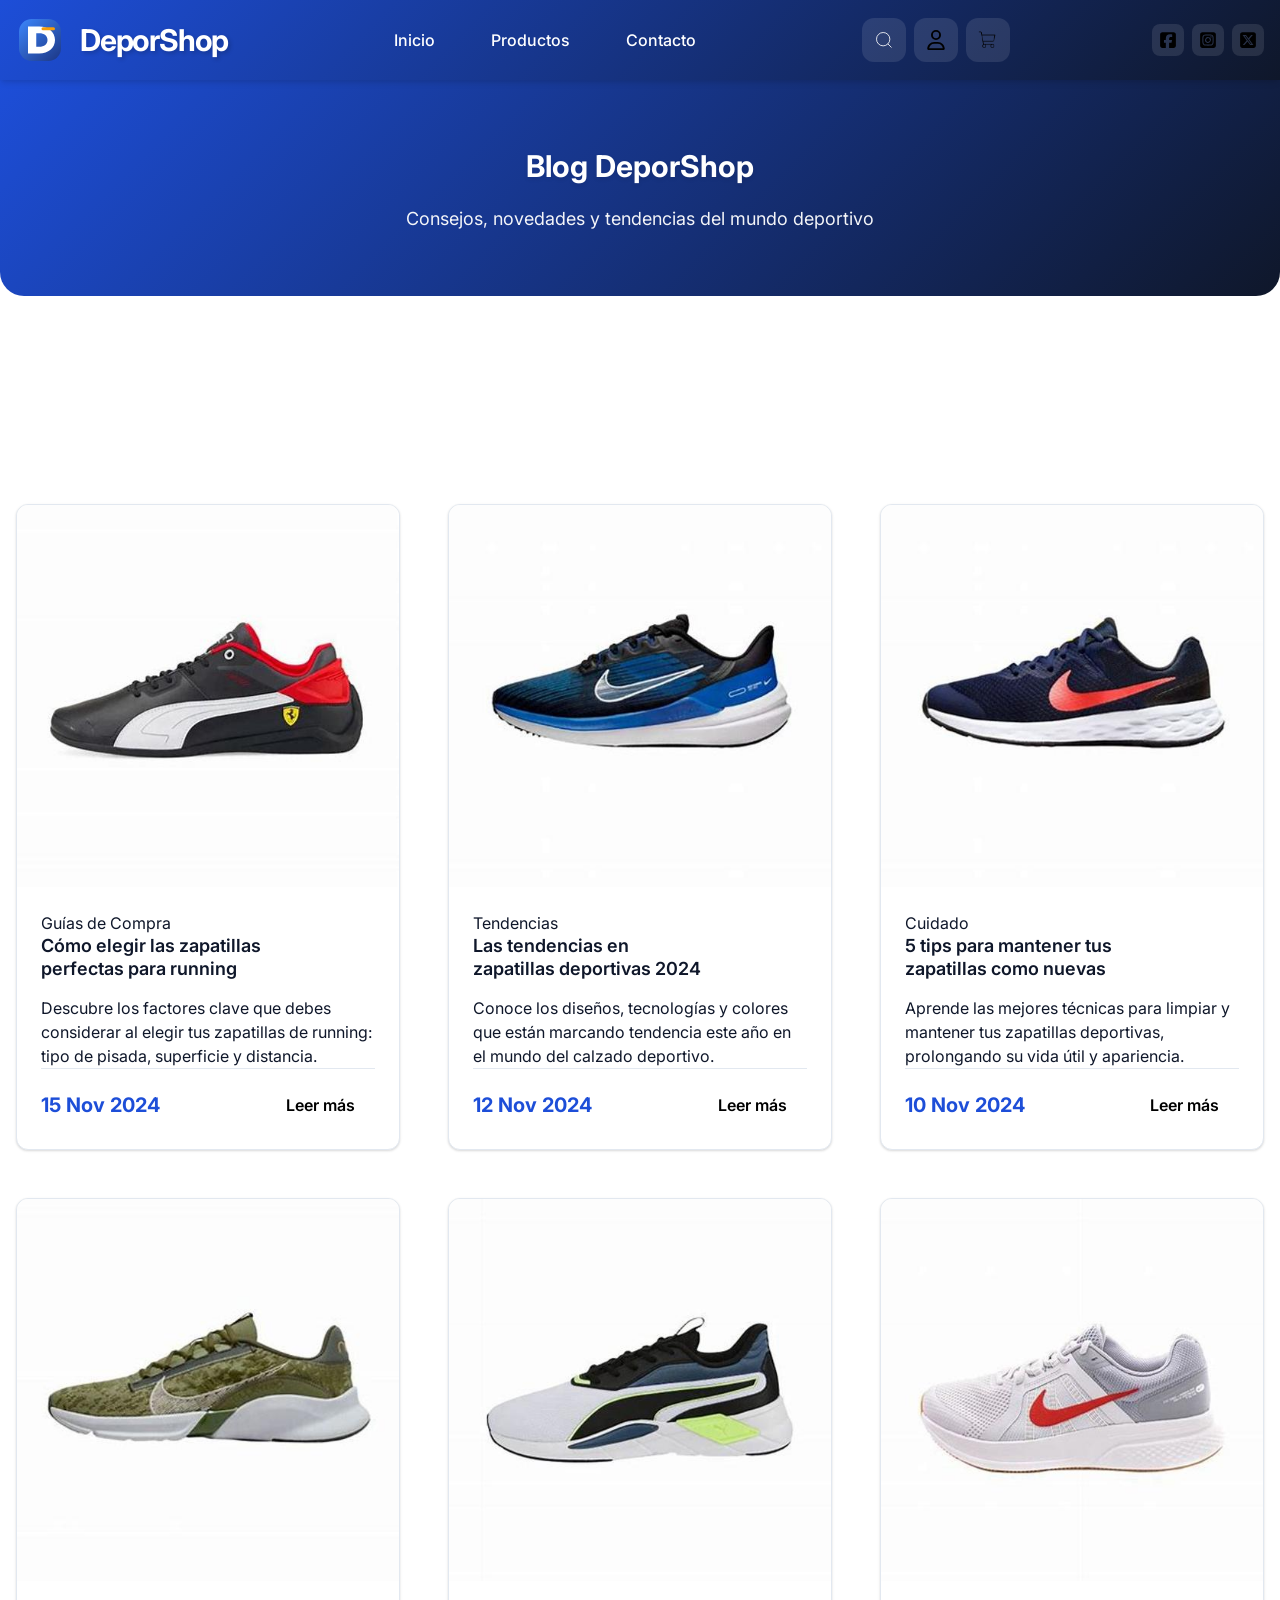
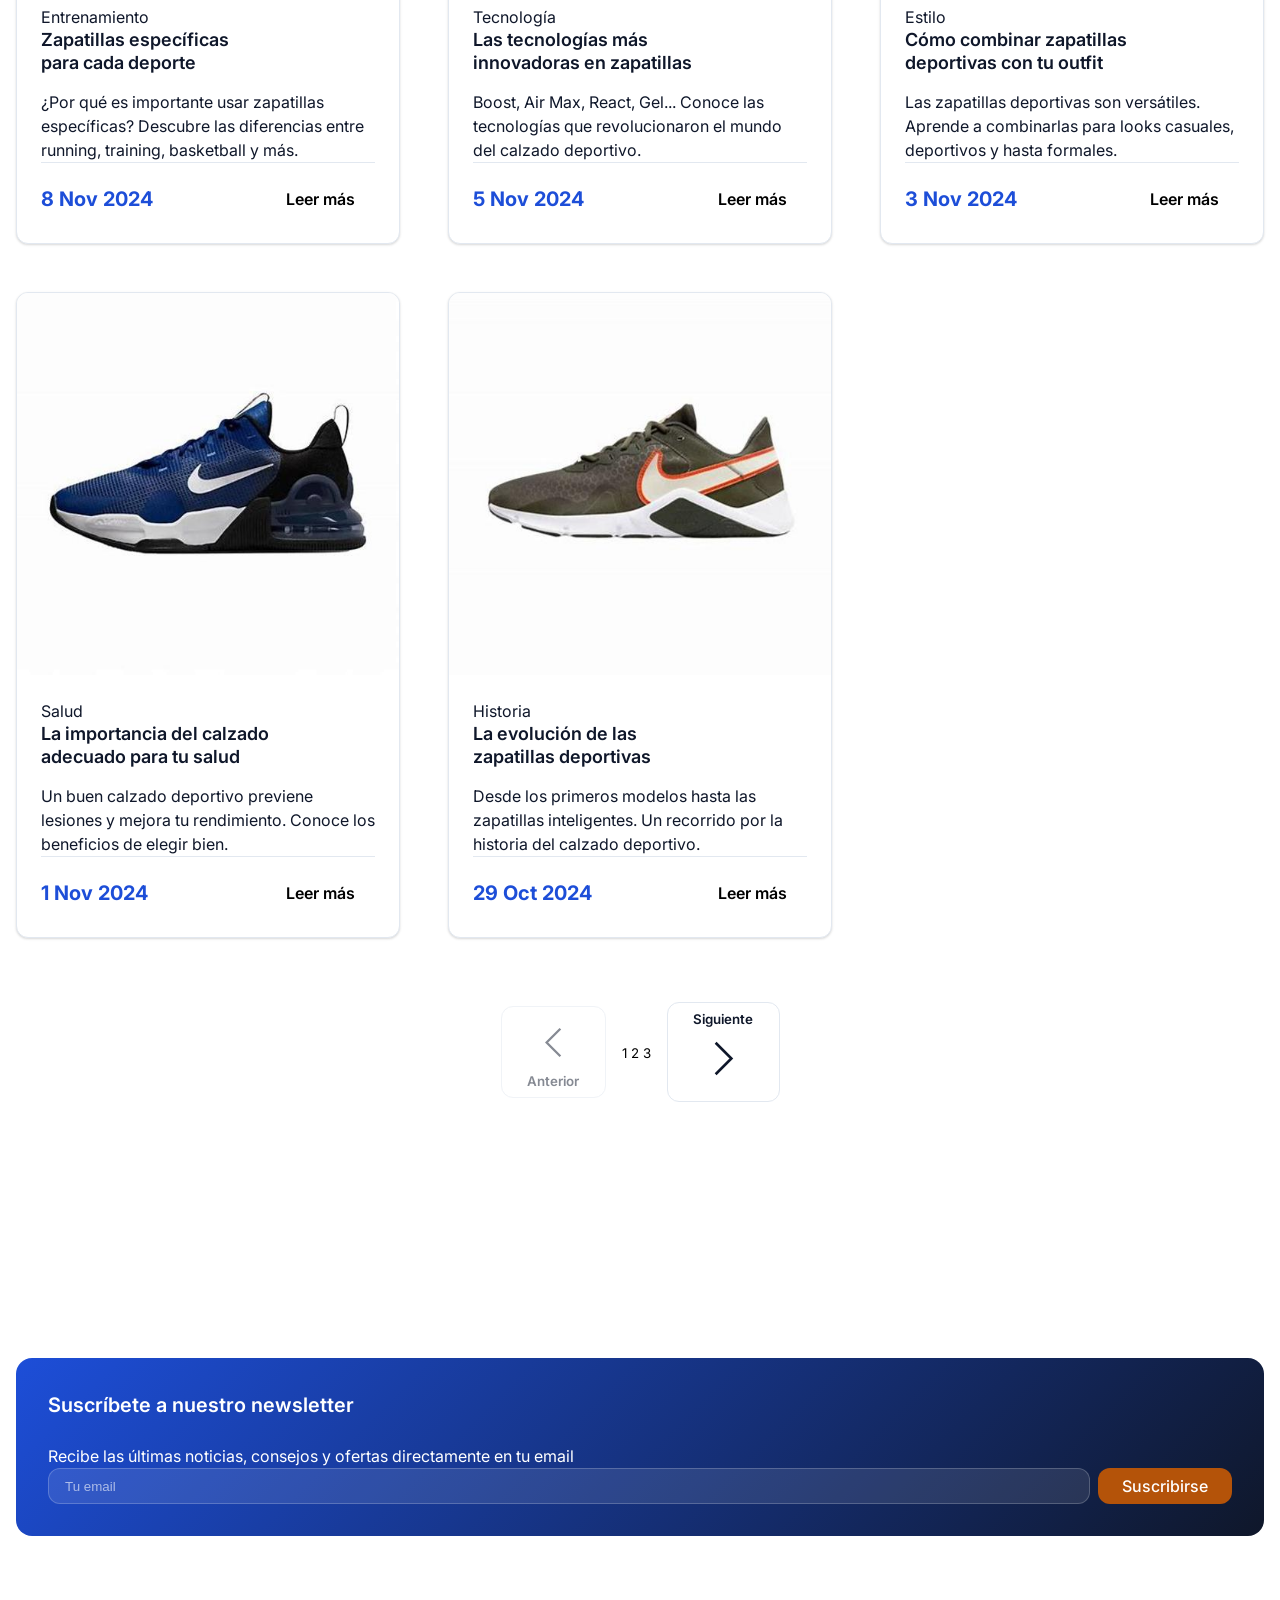
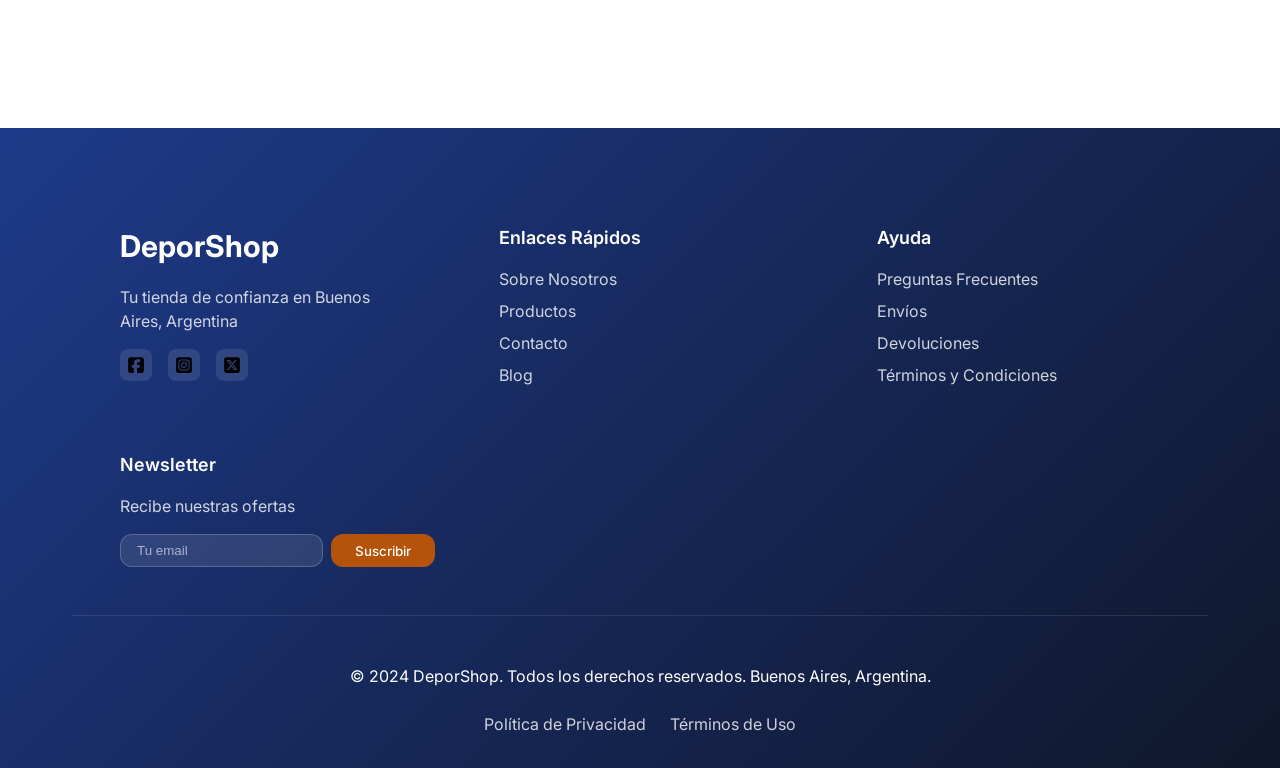
<file: front/blog.html>
<!DOCTYPE html>
<html lang="es">
<head>
    <meta charset="UTF-8">
    <meta name="viewport" content="width=device-width, initial-scale=1.0">
    <meta name="description" content="Blog de DeporShop - Consejos, novedades y tendencias del mundo del deporte y las zapatillas deportivas.">
    <meta name="keywords" content="blog, deportes, zapatillas, consejos, tendencias, DeporShop">
    <meta name="author" content="DeporShop">
    <title>Blog - DeporShop</title>
    <link rel="icon" href="img/favicon.svg" type="image/svg+xml">
    <link rel="stylesheet" href="css/style.css?v=5">
    <link rel="preconnect" href="https://fonts.googleapis.com">
    <link rel="preconnect" href="https://fonts.gstatic.com" crossorigin>
    <link href="https://fonts.googleapis.com/css2?family=Inter:wght@300;400;500;600;700;800&display=swap" rel="stylesheet">
</head>
<body>
    <header class="header">
        <div class="header__container">
            <div class="header__brand">
                <div class="header__logo">
                    <img src="./img/brand-mark.svg" alt="" class="logo-icon">
                </div>
                <h1 class="header__nombre">DeporShop</h1>
            </div>
            
            <nav class="header__nav" aria-label="Navegación principal">
                <a href="index.html" class="nav-link">Inicio</a>
                <a href="productos.html" class="nav-link">Productos</a>
                <a href="contacto.html" class="nav-link">Contacto</a>
            </nav>

            <div class="header__actions">
                <a href="productos.html" class="icon-button" aria-label="Buscar productos">
                    <svg viewBox="0 0 24 24" fill="none" stroke="currentColor">
                        <circle cx="11" cy="11" r="8"/>
                        <path d="m21 21-4.35-4.35"/>
                    </svg>
                </a>
                <a href="usuario.html" class="icon-button" aria-label="Usuario">
                    <img src="./img/Usuario.svg" alt="">
                </a>
                <a href="carrito.html" class="icon-button cart-button" aria-label="Carrito de compras">
                    <img src="./img/Carrito.png" alt="">
                    <span class="cart-badge">0</span>
                </a>
            </div>

            <div class="header__social">
                <a href="#" aria-label="Facebook" class="social-link">
                    <img src="./img/Facebook.svg" alt="">
                </a>
                <a href="#" aria-label="Instagram" class="social-link">
                    <img src="./img/Instagram.svg" alt="">
                </a>
                <a href="#" aria-label="Twitter" class="social-link">
                    <img src="./img/X.svg" alt="">
                </a>
            </div>
        </div>
    </header>

    <main class="main">
        <!-- Hero Section -->
        <section class="products-hero">
            <div class="container">
                <h1 class="products-hero__title">Blog DeporShop</h1>
                <p class="products-hero__subtitle">Consejos, novedades y tendencias del mundo deportivo</p>
            </div>
        </section>

        <!-- Blog Grid Section -->
        <section class="contact-section">
            <div class="container">
                <div class="products-grid">
                    <!-- Artículo 1 -->
                    <article class="product-card">
                        <div class="product-card__badge product-card__badge--new">Nuevo</div>
                        <div class="product-card__image">
                            <img src="img/zapatillahombre1.jpeg" alt="Artículo de blog">
                        </div>
                        <div class="product-card__content">
                            <span class="product-card__category">Guías de Compra</span>
                            <h3 class="product-card__title">Cómo elegir las zapatillas perfectas para running</h3>
                            <p class="product-card__description">
                                Descubre los factores clave que debes considerar al elegir tus zapatillas de running: tipo de pisada, superficie y distancia.
                            </p>
                            <div class="product-card__footer">
                                <span class="product-card__price">15 Nov 2024</span>
                                <button class="btn btn--secondary">Leer más</button>
                            </div>
                        </div>
                    </article>

                    <!-- Artículo 2 -->
                    <article class="product-card">
                        <div class="product-card__badge product-card__badge--popular">Popular</div>
                        <div class="product-card__image">
                            <img src="img/zapatillahombre2.jpeg" alt="Artículo de blog">
                        </div>
                        <div class="product-card__content">
                            <span class="product-card__category">Tendencias</span>
                            <h3 class="product-card__title">Las tendencias en zapatillas deportivas 2024</h3>
                            <p class="product-card__description">
                                Conoce los diseños, tecnologías y colores que están marcando tendencia este año en el mundo del calzado deportivo.
                            </p>
                            <div class="product-card__footer">
                                <span class="product-card__price">12 Nov 2024</span>
                                <button class="btn btn--secondary">Leer más</button>
                            </div>
                        </div>
                    </article>

                    <!-- Artículo 3 -->
                    <article class="product-card">
                        <div class="product-card__image">
                            <img src="img/zapatillahombre3.jpeg" alt="Artículo de blog">
                        </div>
                        <div class="product-card__content">
                            <span class="product-card__category">Cuidado</span>
                            <h3 class="product-card__title">5 tips para mantener tus zapatillas como nuevas</h3>
                            <p class="product-card__description">
                                Aprende las mejores técnicas para limpiar y mantener tus zapatillas deportivas, prolongando su vida útil y apariencia.
                            </p>
                            <div class="product-card__footer">
                                <span class="product-card__price">10 Nov 2024</span>
                                <button class="btn btn--secondary">Leer más</button>
                            </div>
                        </div>
                    </article>

                    <!-- Artículo 4 -->
                    <article class="product-card">
                        <div class="product-card__image">
                            <img src="img/zapatillahombre4.jpeg" alt="Artículo de blog">
                        </div>
                        <div class="product-card__content">
                            <span class="product-card__category">Entrenamiento</span>
                            <h3 class="product-card__title">Zapatillas específicas para cada deporte</h3>
                            <p class="product-card__description">
                                ¿Por qué es importante usar zapatillas específicas? Descubre las diferencias entre running, training, basketball y más.
                            </p>
                            <div class="product-card__footer">
                                <span class="product-card__price">8 Nov 2024</span>
                                <button class="btn btn--secondary">Leer más</button>
                            </div>
                        </div>
                    </article>

                    <!-- Artículo 5 -->
                    <article class="product-card">
                        <div class="product-card__badge product-card__badge--sale">Destacado</div>
                        <div class="product-card__image">
                            <img src="img/zapatillahombre5.jpeg" alt="Artículo de blog">
                        </div>
                        <div class="product-card__content">
                            <span class="product-card__category">Tecnología</span>
                            <h3 class="product-card__title">Las tecnologías más innovadoras en zapatillas</h3>
                            <p class="product-card__description">
                                Boost, Air Max, React, Gel... Conoce las tecnologías que revolucionaron el mundo del calzado deportivo.
                            </p>
                            <div class="product-card__footer">
                                <span class="product-card__price">5 Nov 2024</span>
                                <button class="btn btn--secondary">Leer más</button>
                            </div>
                        </div>
                    </article>

                    <!-- Artículo 6 -->
                    <article class="product-card">
                        <div class="product-card__image">
                            <img src="img/zapatillahombre6.jpeg" alt="Artículo de blog">
                        </div>
                        <div class="product-card__content">
                            <span class="product-card__category">Estilo</span>
                            <h3 class="product-card__title">Cómo combinar zapatillas deportivas con tu outfit</h3>
                            <p class="product-card__description">
                                Las zapatillas deportivas son versátiles. Aprende a combinarlas para looks casuales, deportivos y hasta formales.
                            </p>
                            <div class="product-card__footer">
                                <span class="product-card__price">3 Nov 2024</span>
                                <button class="btn btn--secondary">Leer más</button>
                            </div>
                        </div>
                    </article>

                    <!-- Artículo 7 -->
                    <article class="product-card">
                        <div class="product-card__image">
                            <img src="img/zapatillahombre7.jpeg" alt="Artículo de blog">
                        </div>
                        <div class="product-card__content">
                            <span class="product-card__category">Salud</span>
                            <h3 class="product-card__title">La importancia del calzado adecuado para tu salud</h3>
                            <p class="product-card__description">
                                Un buen calzado deportivo previene lesiones y mejora tu rendimiento. Conoce los beneficios de elegir bien.
                            </p>
                            <div class="product-card__footer">
                                <span class="product-card__price">1 Nov 2024</span>
                                <button class="btn btn--secondary">Leer más</button>
                            </div>
                        </div>
                    </article>

                    <!-- Artículo 8 -->
                    <article class="product-card">
                        <div class="product-card__badge product-card__badge--new">Nuevo</div>
                        <div class="product-card__image">
                            <img src="img/zapatillahombre8.jpeg" alt="Artículo de blog">
                        </div>
                        <div class="product-card__content">
                            <span class="product-card__category">Historia</span>
                            <h3 class="product-card__title">La evolución de las zapatillas deportivas</h3>
                            <p class="product-card__description">
                                Desde los primeros modelos hasta las zapatillas inteligentes. Un recorrido por la historia del calzado deportivo.
                            </p>
                            <div class="product-card__footer">
                                <span class="product-card__price">29 Oct 2024</span>
                                <button class="btn btn--secondary">Leer más</button>
                            </div>
                        </div>
                    </article>
                </div>

                <!-- Pagination -->
                <div class="pagination">
                    <button class="pagination__button pagination__button--prev" disabled>
                        <svg viewBox="0 0 24 24" fill="none" stroke="currentColor">
                            <path d="M15 18l-6-6 6-6"/>
                        </svg>
                        Anterior
                    </button>
                    
                    <div class="pagination__numbers">
                        <button class="pagination__number pagination__number--active">1</button>
                        <button class="pagination__number">2</button>
                        <button class="pagination__number">3</button>
                    </div>
                    
                    <button class="pagination__button pagination__button--next">
                        Siguiente
                        <svg viewBox="0 0 24 24" fill="none" stroke="currentColor">
                            <path d="M9 18l6-6-6-6"/>
                        </svg>
                    </button>
                </div>
            </div>
        </section>

        <!-- Newsletter CTA -->
        <section class="contact-section">
            <div class="container">
                <div class="contact-social">
                    <h3 class="contact-social__title">Suscríbete a nuestro newsletter</h3>
                    <p>Recibe las últimas noticias, consejos y ofertas directamente en tu email</p>
                    <form class="newsletter-form">
                        <input type="email" placeholder="Tu email" required>
                        <button type="submit" class="btn btn--primary">Suscribirse</button>
                    </form>
                </div>
            </div>
        </section>
    </main>

    <footer class="footer">
        <div class="footer__container">
            <div class="footer__content">
                <div class="footer__section">
                    <h3 class="footer__title">DeporShop</h3>
                    <p class="footer__text">Tu tienda de confianza en Buenos Aires, Argentina</p>
                    <div class="footer__social">
                        <a href="#" aria-label="Facebook" class="social-link">
                            <img src="./img/Facebook.svg" alt="">
                        </a>
                        <a href="#" aria-label="Instagram" class="social-link">
                            <img src="./img/Instagram.svg" alt="">
                        </a>
                        <a href="#" aria-label="Twitter" class="social-link">
                            <img src="./img/X.svg" alt="">
                        </a>
                    </div>
                </div>
                
                <div class="footer__section">
                    <h4 class="footer__subtitle">Enlaces Rápidos</h4>
                    <nav class="footer__links">
                        <a href="sobrenosotros.html">Sobre Nosotros</a>
                        <a href="productos.html">Productos</a>
                        <a href="contacto.html">Contacto</a>
                        <a href="blog.html">Blog</a>
                    </nav>
                </div>

                <div class="footer__section">
                    <h4 class="footer__subtitle">Ayuda</h4>
                    <nav class="footer__links">
                        <a href="#">Preguntas Frecuentes</a>
                        <a href="#">Envíos</a>
                        <a href="#">Devoluciones</a>
                        <a href="#">Términos y Condiciones</a>
                    </nav>
                </div>

                <div class="footer__section">
                    <h4 class="footer__subtitle">Newsletter</h4>
                    <p class="footer__text">Recibe nuestras ofertas</p>
                    <form class="newsletter-form">
                        <input type="email" placeholder="Tu email" required>
                        <button type="submit">Suscribir</button>
                    </form>
                </div>
            </div>
            
            <div class="footer__bottom">
                <p>&copy; 2024 DeporShop. Todos los derechos reservados. Buenos Aires, Argentina.</p>
                <nav class="footer__legal">
                    <a href="#">Política de Privacidad</a>
                    <a href="#">Términos de Uso</a>
                </nav>
            </div>
        </div>
    </footer>

    <script src="js/cart.js"></script>
</body>
</html>
</file>
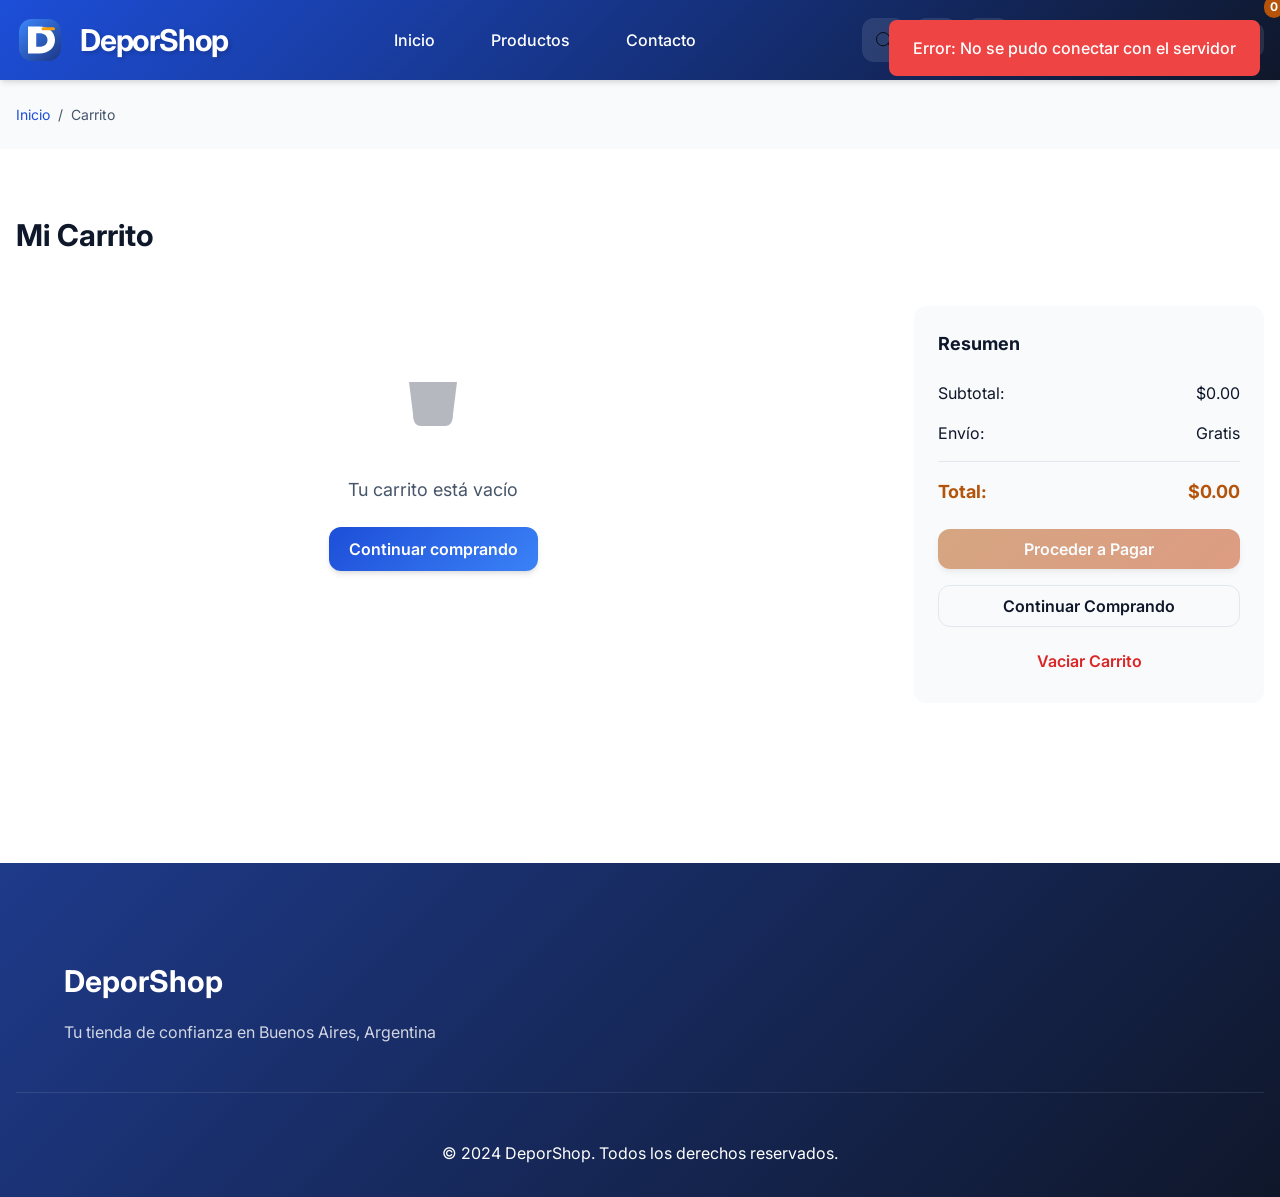
<file: front/carrito.html>
<!DOCTYPE html>
<html lang="es">

<head>
    <meta charset="UTF-8">
    <meta name="viewport" content="width=device-width, initial-scale=1.0">
    <meta name="description" content="Carrito de Compras - DeporShop">
    <title>Carrito de Compras - DeporShop</title>
    <link rel="icon" href="img/favicon.svg" type="image/svg+xml">
    <link rel="stylesheet" href="css/style.css?v=5">
    <link rel="preconnect" href="https://fonts.googleapis.com">
    <link rel="preconnect" href="https://fonts.gstatic.com" crossorigin>
    <link href="https://fonts.googleapis.com/css2?family=Inter:wght@300;400;500;600;700;800&display=swap" rel="stylesheet">
</head>

<body>
    <header class="header">
        <div class="header__container">
            <div class="header__brand">
                <div class="header__logo">
                    <img src="./img/brand-mark.svg" alt="" class="logo-icon">
                </div>
                <h1 class="header__nombre">DeporShop</h1>
            </div>

            <nav class="header__nav" aria-label="Navegación principal">
                <a href="index.html" class="nav-link">Inicio</a>
                <a href="productos.html" class="nav-link">Productos</a>
                <a href="contacto.html" class="nav-link">Contacto</a>
            </nav>

            <div class="header__actions">
                <button class="icon-button" aria-label="Buscar" onclick="toggleSearch()">
                    <svg viewBox="0 0 24 24" fill="none" stroke="currentColor">
                        <circle cx="11" cy="11" r="8" />
                        <path d="m21 21-4.35-4.35" />
                    </svg>
                </button>
                <a href="usuario.html" class="icon-button" aria-label="Usuario">
                    <img src="./img/Usuario.svg" alt="">
                </a>
                <a href="carrito.html" class="icon-button cart-button" aria-label="Carrito de compras">
                    <img src="./img/Carrito.png" alt="">
                    <span class="cart-badge">0</span>
                </a>
            </div>

            <div class="header__social">
                <a href="javascript:void(0)" aria-label="Facebook" class="social-link">
                    <img src="./img/Facebook.svg" alt="">
                </a>
                <a href="javascript:void(0)" aria-label="Instagram" class="social-link">
                    <img src="./img/Instagram.svg" alt="">
                </a>
                <a href="javascript:void(0)" aria-label="Twitter" class="social-link">
                    <img src="./img/X.svg" alt="">
                </a>
            </div>
        </div>
    </header>

    <main class="main">
        <!-- Breadcrumb -->
        <nav class="breadcrumb" aria-label="Ruta de navegación" style="padding: var(--space-lg) 0; background: var(--color-bg-secondary);">
            <div class="container" style="display: flex; gap: var(--space-sm); font-size: var(--font-size-sm); color: var(--color-text-secondary);">
                <a href="index.html" style="color: var(--color-primary);">Inicio</a>
                <span>/</span>
                <span>Carrito</span>
            </div>
        </nav>

        <!-- Carrito -->
        <section style="padding: var(--space-3xl) 0;">
            <div class="container">
                <h2 style="font-size: var(--font-size-3xl); font-weight: var(--font-weight-bold); margin-bottom: var(--space-2xl);">Mi Carrito</h2>

                <div style="display: grid; grid-template-columns: 1fr 350px; gap: var(--space-3xl);">
                    <!-- Lista de productos -->
                    <div>
                        <div id="carritoVacio" style="text-align: center; padding: 60px 20px;">
                            <svg viewBox="0 0 100 100" style="width: 80px; height: 80px; opacity: 0.3; margin-bottom: var(--space-lg);">
                                <path d="M 20 20 L 25 60 Q 25 75 35 75 L 65 75 Q 75 75 75 60 L 80 20 Z" fill="currentColor" />
                            </svg>
                            <p style="font-size: var(--font-size-lg); color: var(--color-text-secondary); margin-bottom: var(--space-lg);">
                                Tu carrito está vacío
                            </p>
                            <a href="productos.html" class="btn btn-primary">Continuar comprando</a>
                        </div>

                        <div id="carritoLleno" style="display: none;">
                            <div id="cartItems"></div>
                        </div>
                    </div>

                    <!-- Resumen del carrito -->
                    <aside style="background: var(--color-bg-secondary); padding: var(--space-lg); border-radius: var(--radius-lg); height: fit-content;">
                        <h3 style="font-size: var(--font-size-lg); font-weight: var(--font-weight-bold); margin-bottom: var(--space-lg);">Resumen</h3>

                        <div style="display: flex; justify-content: space-between; margin-bottom: var(--space-md);">
                            <span>Subtotal:</span>
                            <span id="subtotal">$0.00</span>
                        </div>

                        <div style="display: flex; justify-content: space-between; margin-bottom: var(--space-md);">
                            <span>Envío:</span>
                            <span id="envio">Gratis</span>
                        </div>

                        <div style="border-top: 1px solid var(--color-border); padding-top: var(--space-md); margin-bottom: var(--space-lg);">
                            <div style="display: flex; justify-content: space-between; font-size: var(--font-size-lg); font-weight: var(--font-weight-bold); color: var(--color-accent);">
                                <span>Total:</span>
                                <span id="total">$0.00</span>
                            </div>
                        </div>

                        <button id="btnProceder" class="btn btn-accent btn-full" style="margin-bottom: var(--space-md);">
                            Proceder a Pagar
                        </button>

                        <button id="btnContinuar" class="btn btn-secondary btn-full">
                            Continuar Comprando
                        </button>

                        <button id="btnLimpiar" class="btn btn-ghost btn-full" style="margin-top: var(--space-md); color: var(--color-error);">
                            Vaciar Carrito
                        </button>
                    </aside>
                </div>
            </div>
        </section>
    </main>

    <footer class="footer">
        <div class="container">
            <div class="footer__content">
                <div class="footer__section">
                    <h3 class="footer__title">DeporShop</h3>
                    <p class="footer__text">Tu tienda de confianza en Buenos Aires, Argentina</p>
                </div>
            </div>
            <div class="footer__bottom">
                <p>&copy; 2024 DeporShop. Todos los derechos reservados.</p>
            </div>
        </div>
    </footer>

    <!-- Search Overlay -->
    <div id="searchOverlay" class="search-overlay" aria-hidden="true">
        <div class="search-container">
            <button id="closeSearch" class="close-search" aria-label="Cerrar búsqueda">
                <svg viewBox="0 0 24 24" fill="none" stroke="currentColor" stroke-width="2">
                    <path d="M18 6L6 18M6 6l12 12" />
                </svg>
            </button>
            <form id="searchForm" class="search-form">
                <input type="text" id="searchInput" placeholder="¿Qué estás buscando?" autocomplete="off">
                <button type="submit" class="search-submit" aria-label="Buscar">
                    <svg viewBox="0 0 24 24" fill="none" stroke="currentColor" stroke-width="2">
                        <circle cx="11" cy="11" r="8" />
                        <path d="m21 21-4.35-4.35" />
                    </svg>
                </button>
            </form>
        </div>
    </div>

    <script src="js/api.js"></script>
    <script src="js/search.js"></script>
    <script src="js/carrito-compra.js?v=2"></script>
</body>

</html>
</file>
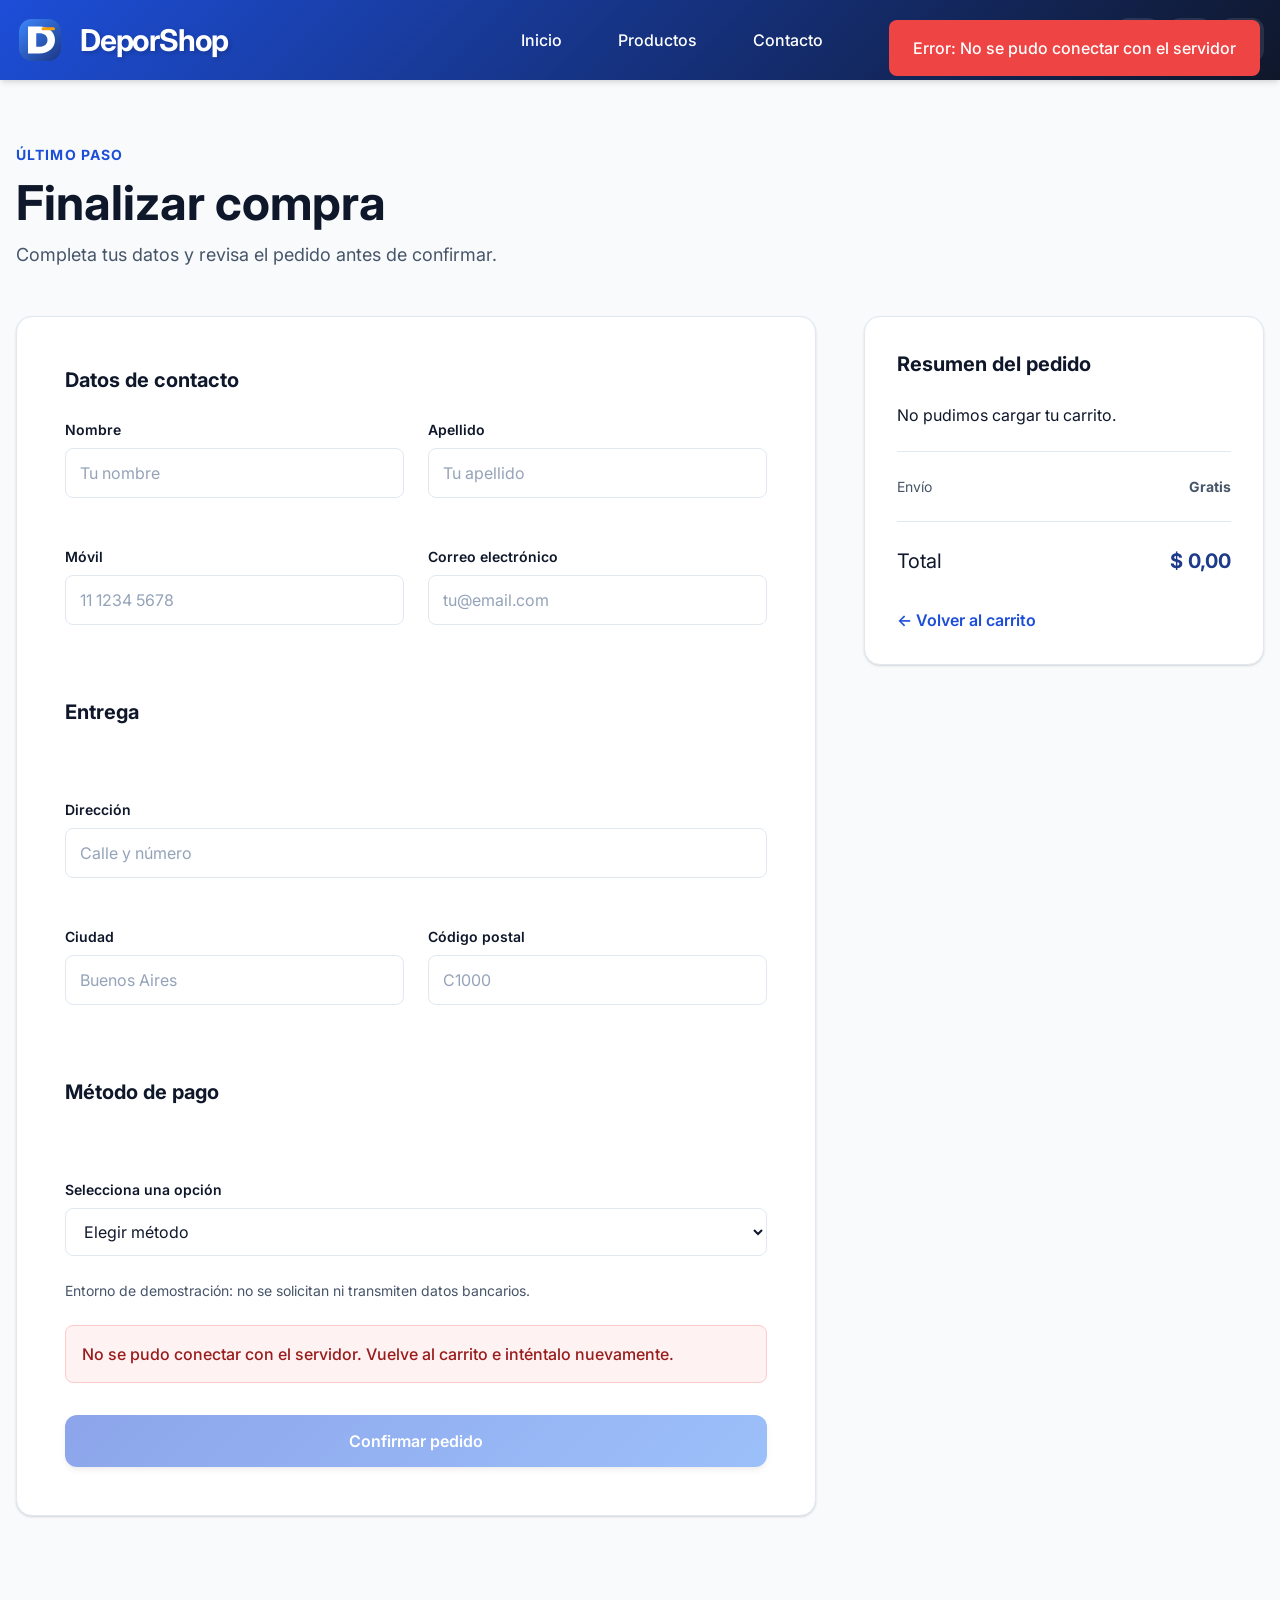
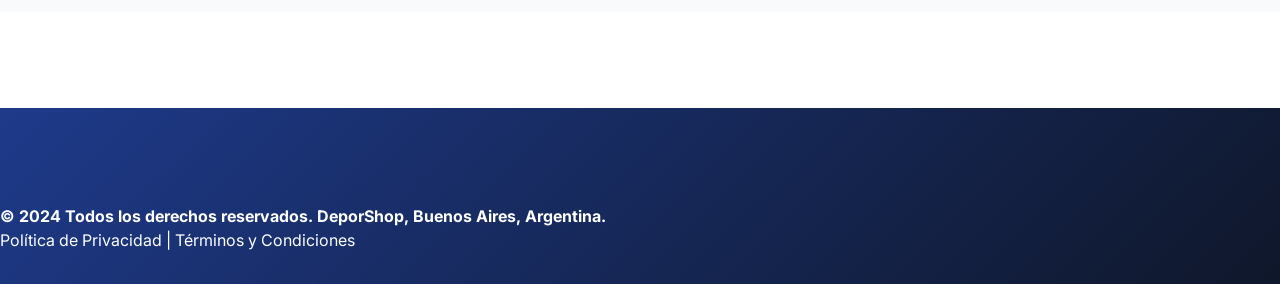
<file: front/compra.html>
<!DOCTYPE html>
<html lang="es">
<head>
    <meta charset="UTF-8">
    <meta name="viewport" content="width=device-width, initial-scale=1.0">
    <title>Finalizar Compra</title>
    <link rel="icon" href="img/favicon.svg" type="image/svg+xml">
    <link rel="stylesheet" href="css/style.css?v=7">
    <link rel="preconnect" href="https://fonts.googleapis.com">
    <link rel="preconnect" href="https://fonts.gstatic.com" crossorigin>
    <link href="https://fonts.googleapis.com/css2?family=Inter:wght@300;400;500;600;700;800&display=swap" rel="stylesheet">
</head>
<body>
    <header class="header">
        <div class="header__container">
            <div class="header__brand">
                <div class="header__logo">
                    <img src="./img/brand-mark.svg" alt="" class="logo-icon">
                </div>
                <div class="header__nombre">DeporShop</div>
            </div>
            <nav class="header__nav" aria-label="Navegación principal">
                <a href="index.html" class="nav-link">Inicio</a>
                <a href="productos.html" class="nav-link">Productos</a>
                <a href="contacto.html" class="nav-link">Contacto</a>
            </nav>
            <div class="header__actions">
                <a href="productos.html" class="icon-button" aria-label="Buscar productos">
                    <svg viewBox="0 0 24 24" fill="none" stroke="currentColor">
                        <circle cx="11" cy="11" r="8"/>
                        <path d="m21 21-4.35-4.35"/>
                    </svg>
                </a>
                <a href="usuario.html" class="icon-button" aria-label="Usuario">
                    <img src="./img/Usuario.svg" alt="">
                </a>
                <a href="carrito.html" class="icon-button cart-button" aria-label="Carrito de compras">
                    <img src="./img/Carrito.png" alt="">
                </a>
            </div>
        </div>
    </header>
    <main class="checkout-page">
        <section class="checkout" aria-labelledby="checkoutTitle">
            <div class="container">
                <header class="checkout__header">
                    <p class="checkout__eyebrow">Último paso</p>
                    <h2 id="checkoutTitle">Finalizar compra</h2>
                    <p class="checkout__intro">Completa tus datos y revisa el pedido antes de confirmar.</p>
                    <p id="checkoutAutofill" class="checkout__autofill" role="status" hidden>
                        Usamos los datos guardados en tu perfil. Puedes modificarlos antes de confirmar.
                    </p>
                </header>

                <div class="checkout__layout">
                    <form id="checkoutForm" class="checkout-form">
                        <fieldset class="checkout-form__section">
                            <legend>Datos de contacto</legend>
                            <div class="checkout-form__grid">
                                <div class="form-group">
                                    <label for="nombre">Nombre</label>
                                    <input class="form-input" type="text" name="nombre" id="nombre"
                                        autocomplete="given-name" placeholder="Tu nombre" required minlength="2">
                                </div>
                                <div class="form-group">
                                    <label for="apellido">Apellido</label>
                                    <input class="form-input" type="text" name="apellido" id="apellido"
                                        autocomplete="family-name" placeholder="Tu apellido" required minlength="2">
                                </div>
                                <div class="form-group">
                                    <label for="movil">Móvil</label>
                                    <input class="form-input" type="tel" name="movil" id="movil"
                                        autocomplete="tel" inputmode="tel" placeholder="11 1234 5678" required>
                                </div>
                                <div class="form-group">
                                    <label for="correo">Correo electrónico</label>
                                    <input class="form-input" type="email" name="correo" id="correo"
                                        autocomplete="email" placeholder="tu@email.com" required>
                                </div>
                            </div>
                        </fieldset>

                        <fieldset class="checkout-form__section">
                            <legend>Entrega</legend>
                            <div class="checkout-form__grid">
                                <div class="form-group form-group--wide">
                                    <label for="direccion">Dirección</label>
                                    <input class="form-input" type="text" name="direccion" id="direccion"
                                        autocomplete="street-address" placeholder="Calle y número" required minlength="5">
                                </div>
                                <div class="form-group">
                                    <label for="ciudad">Ciudad</label>
                                    <input class="form-input" type="text" name="ciudad" id="ciudad"
                                        autocomplete="address-level2" placeholder="Buenos Aires" required>
                                </div>
                                <div class="form-group">
                                    <label for="codigoPostal">Código postal</label>
                                    <input class="form-input" type="text" name="codigoPostal" id="codigoPostal"
                                        autocomplete="postal-code" inputmode="numeric" placeholder="C1000" required>
                                </div>
                            </div>
                        </fieldset>

                        <fieldset class="checkout-form__section">
                            <legend>Método de pago</legend>
                            <div class="form-group">
                                <label for="metodoPago">Selecciona una opción</label>
                                <select class="form-select" name="metodoPago" id="metodoPago" required>
                                    <option value="">Elegir método</option>
                                    <option value="tarjeta">Tarjeta al recibir</option>
                                    <option value="transferencia">Transferencia bancaria</option>
                                    <option value="efectivo">Efectivo contra entrega</option>
                                </select>
                            </div>
                            <p class="checkout-form__note">Entorno de demostración: no se solicitan ni transmiten datos bancarios.</p>
                        </fieldset>

                        <div id="checkoutError" class="checkout-message checkout-message--error" role="alert" hidden></div>
                        <button id="confirmPurchase" class="btn btn-primary checkout-form__submit" type="submit">
                            Confirmar pedido
                        </button>
                    </form>

                    <aside class="checkout-summary" aria-labelledby="summaryTitle">
                        <h3 id="summaryTitle">Resumen del pedido</h3>
                        <div id="checkoutItems" class="checkout-summary__items" aria-live="polite">
                            <p>Cargando carrito…</p>
                        </div>
                        <div class="checkout-summary__row">
                            <span>Envío</span>
                            <strong>Gratis</strong>
                        </div>
                        <div class="checkout-summary__total">
                            <span>Total</span>
                            <strong id="checkoutTotal">$ 0,00</strong>
                        </div>
                        <a href="carrito.html" class="checkout-summary__back">← Volver al carrito</a>
                    </aside>
                </div>

                <section id="purchaseSuccess" class="checkout-success" aria-live="polite" tabindex="-1" hidden>
                    <div class="checkout-success__icon" aria-hidden="true">✓</div>
                    <h2>Pedido confirmado</h2>
                    <p id="purchaseSuccessMessage"></p>
                    <a href="productos.html" class="btn btn-primary">Seguir comprando</a>
                </section>
            </div>
        </section>
    </main>
    <footer class="footer">
        <p><strong>&copy; 2024 Todos los derechos reservados. DeporShop, Buenos Aires, Argentina.</strong></p>
        <nav class="footer-links">
            <a href="#">Política de Privacidad</a> |
            <a href="#">Términos y Condiciones</a>
        </nav>
    </footer>
    <script src="js/api.js?v=2"></script>
    <script src="js/compra.js?v=5"></script>
</body>
</html>
</file>
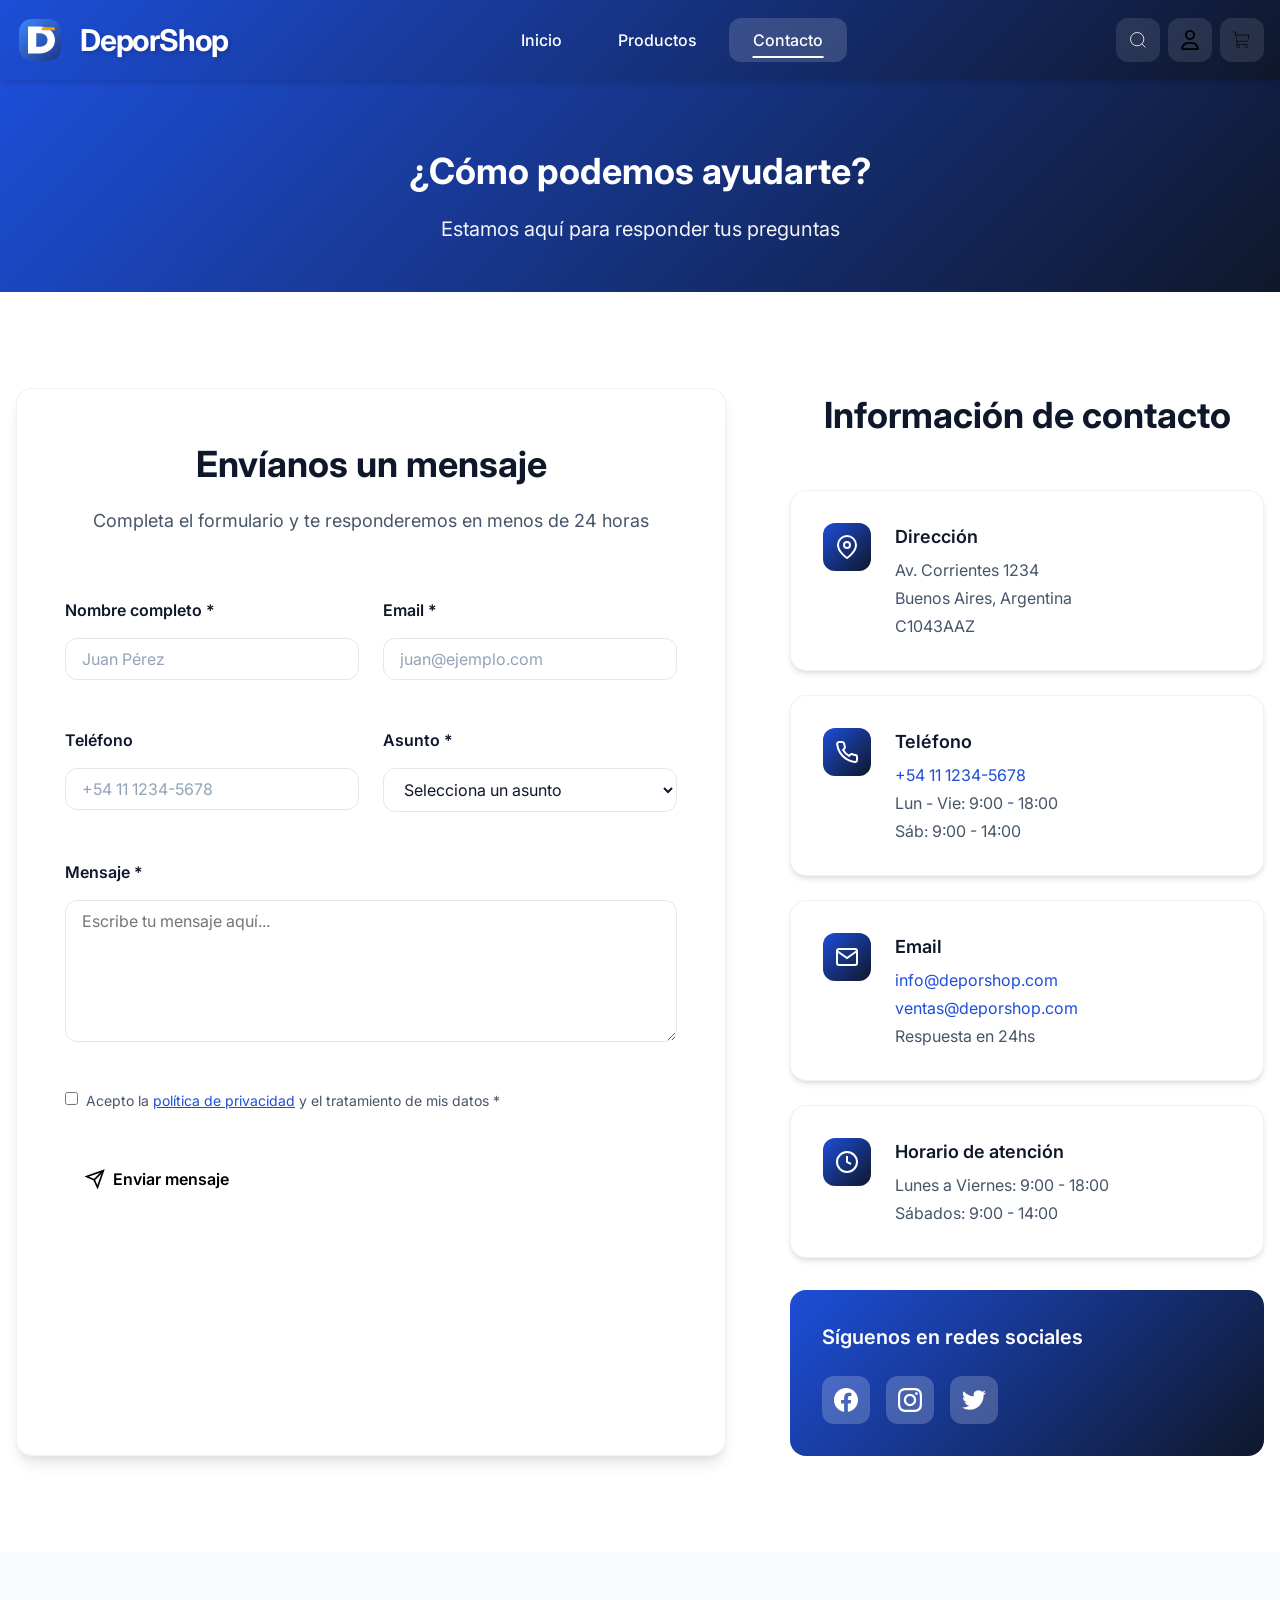
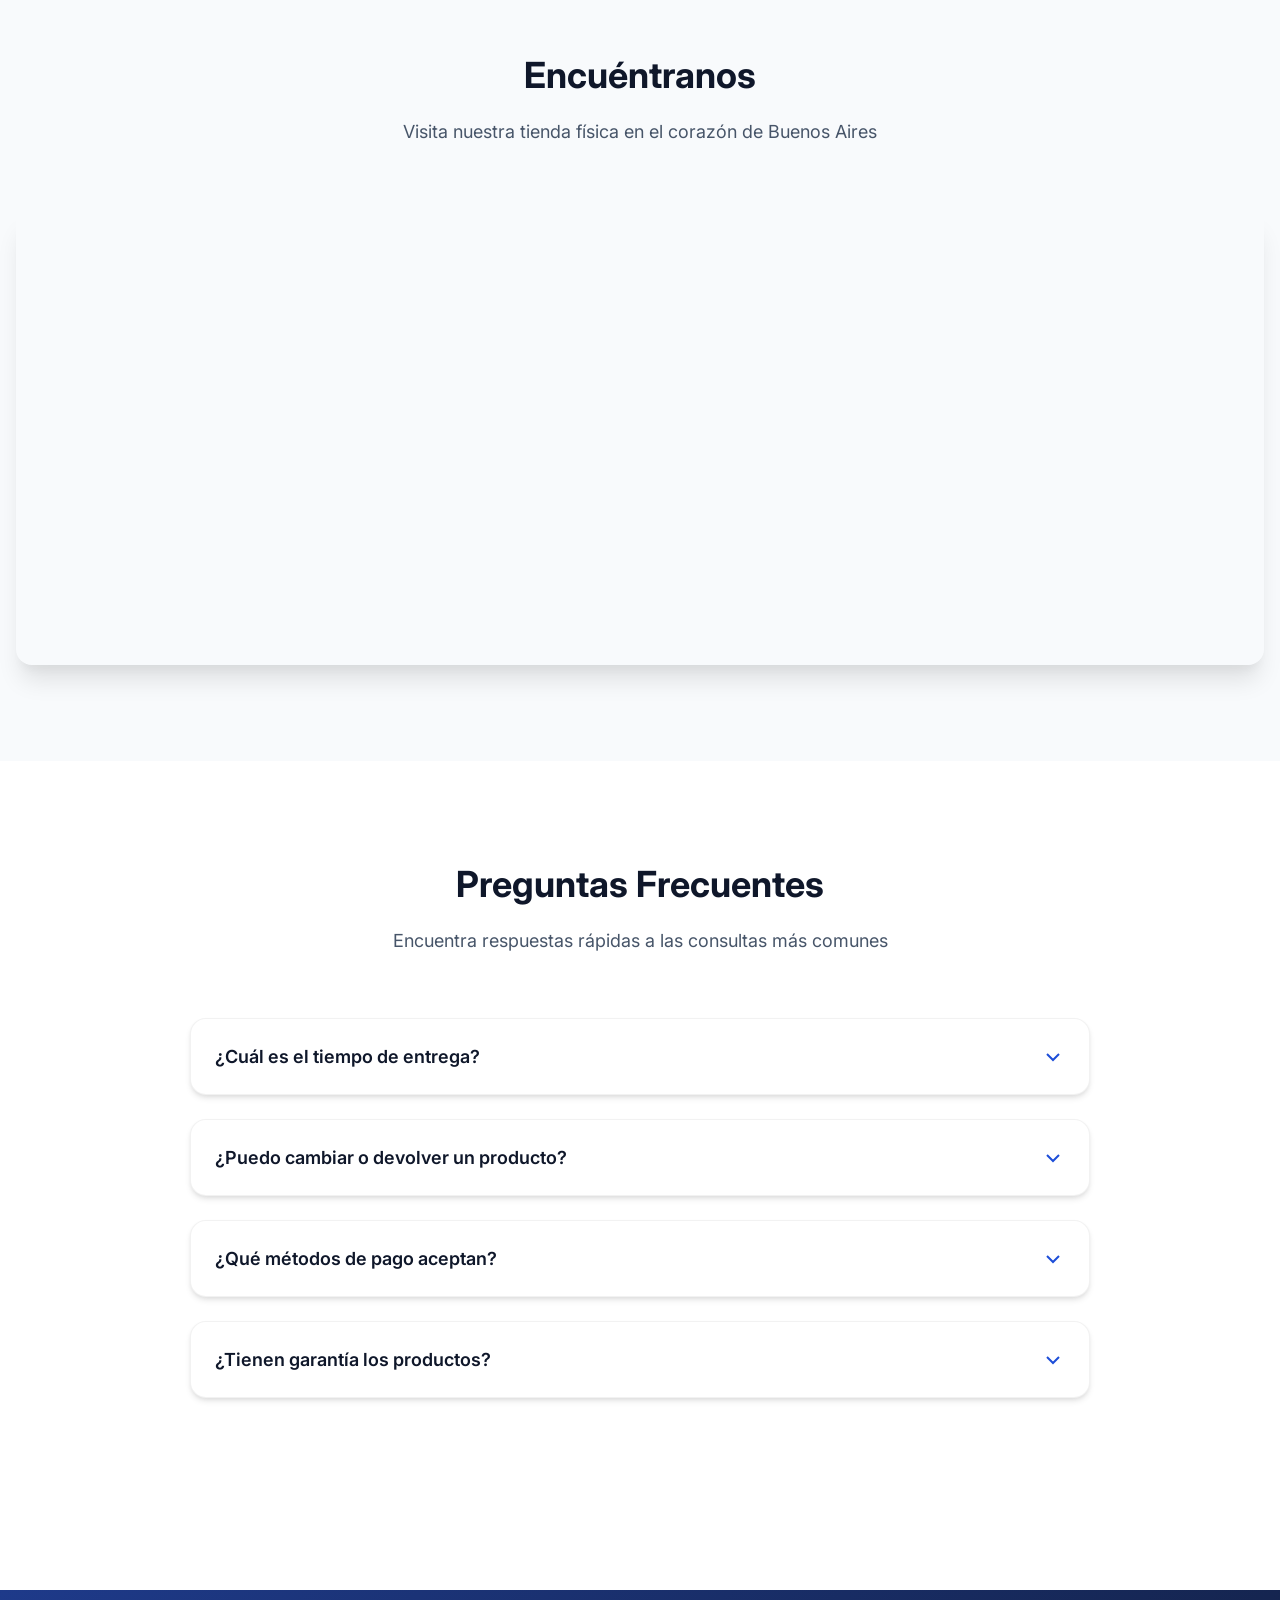
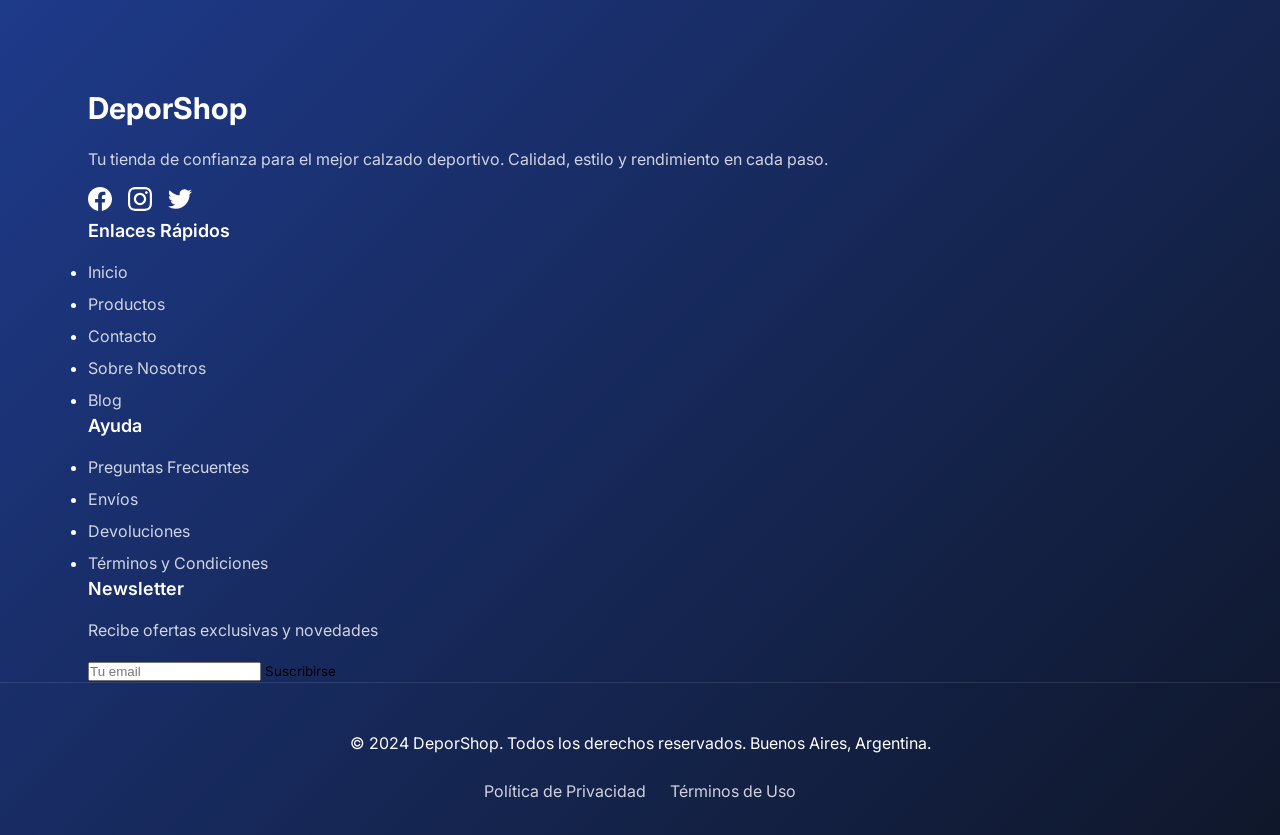
<file: front/contacto.html>
<!DOCTYPE html>
<html lang="es">
<head>
    <meta charset="UTF-8">
    <meta name="viewport" content="width=device-width, initial-scale=1.0">
    <meta name="description" content="Contacta con DeporShop. Estamos aquí para ayudarte con tus consultas sobre productos deportivos.">
    <title>DeporShop - Contacto</title>
    <link rel="icon" href="img/favicon.svg" type="image/svg+xml">
    <link rel="stylesheet" href="css/style.css?v=5">
    <link rel="preconnect" href="https://fonts.googleapis.com">
    <link rel="preconnect" href="https://fonts.gstatic.com" crossorigin>
    <link href="https://fonts.googleapis.com/css2?family=Inter:wght@300;400;500;600;700;800&display=swap" rel="stylesheet">
</head>
<body>
    <header class="header">
        <div class="header__container">
            <div class="header__brand">
                <div class="header__logo">
                    <img src="./img/brand-mark.svg" alt="" class="logo-icon">
                </div>
                <h1 class="header__nombre">DeporShop</h1>
            </div>
            
            <nav class="header__nav" aria-label="Navegación principal">
                <a href="index.html" class="nav-link">Inicio</a>
                <a href="productos.html" class="nav-link">Productos</a>
                <a href="contacto.html" class="nav-link active">Contacto</a>
            </nav>
            
                        <div class="header__actions">
                <a href="productos.html" class="icon-button" aria-label="Buscar productos">
                    <svg viewBox="0 0 24 24" fill="none" stroke="currentColor">
                        <circle cx="11" cy="11" r="8"/>
                        <path d="m21 21-4.35-4.35"/>
                    </svg>
                </a>
                <a href="usuario.html" class="icon-button" aria-label="Usuario">
                    <img src="./img/Usuario.svg" alt="">
                </a>
                <a href="carrito.html" class="icon-button cart-button" aria-label="Carrito de compras">
                    <img src="./img/Carrito.png" alt="">
                    <span class="cart-badge">0</span>
                </a>
            </div>
        </div>
    </header>

    <main class="main">
        <section class="contact-hero">
            <div class="container">
                <h2 class="contact-hero__title">¿Cómo podemos ayudarte?</h2>
                <p class="contact-hero__subtitle">Estamos aquí para responder tus preguntas</p>
            </div>
        </section>

        <section class="contact-section">
            <div class="container">
                <div class="contact-grid">
                    <div class="contact-form-wrapper">
                        <h3 class="section-title">Envíanos un mensaje</h3>
                        <p class="section-subtitle">Completa el formulario y te responderemos en menos de 24 horas</p>
                        
                        <form class="contact-form" id="contactForm">
                            <div class="form-row">
                                <div class="form-group">
                                    <label for="nombre" class="form-label">Nombre completo *</label>
                                    <input type="text" id="nombre" name="nombre" class="form-input" placeholder="Juan Pérez" required>
                                </div>
                                <div class="form-group">
                                    <label for="email" class="form-label">Email *</label>
                                    <input type="email" id="email" name="email" class="form-input" placeholder="juan@ejemplo.com" required>
                                </div>
                            </div>

                            <div class="form-row">
                                <div class="form-group">
                                    <label for="telefono" class="form-label">Teléfono</label>
                                    <input type="tel" id="telefono" name="telefono" class="form-input" placeholder="+54 11 1234-5678">
                                </div>
                                <div class="form-group">
                                    <label for="asunto" class="form-label">Asunto *</label>
                                    <select id="asunto" name="asunto" class="form-input" required>
                                        <option value="">Selecciona un asunto</option>
                                        <option value="consulta">Consulta general</option>
                                        <option value="pedido">Estado de pedido</option>
                                        <option value="devolucion">Devolución o cambio</option>
                                        <option value="producto">Consulta sobre producto</option>
                                        <option value="otro">Otro</option>
                                    </select>
                                </div>
                            </div>

                            <div class="form-group">
                                <label for="mensaje" class="form-label">Mensaje *</label>
                                <textarea id="mensaje" name="mensaje" class="form-textarea" rows="6" placeholder="Escribe tu mensaje aquí..." required></textarea>
                            </div>

                            <div class="form-group">
                                <label class="form-checkbox">
                                    <input type="checkbox" required>
                                    <span>Acepto la <a href="#" class="form-link">política de privacidad</a> y el tratamiento de mis datos *</span>
                                </label>
                            </div>

                            <button type="submit" class="btn btn--primary btn--large">
                                <svg width="20" height="20" viewBox="0 0 24 24" fill="none" stroke="currentColor" stroke-width="2">
                                    <line x1="22" y1="2" x2="11" y2="13"></line>
                                    <polygon points="22 2 15 22 11 13 2 9 22 2"></polygon>
                                </svg>
                                Enviar mensaje
                            </button>
                        </form>
                    </div>

                    <div class="contact-info-wrapper">
                        <h3 class="section-title">Información de contacto</h3>
                        
                        <div class="contact-info-cards">
                            <div class="contact-info-card">
                                <div class="contact-info-card__icon">
                                    <svg viewBox="0 0 24 24" fill="none" stroke="currentColor" stroke-width="2">
                                        <path d="M21 10c0 7-9 13-9 13s-9-6-9-13a9 9 0 0 1 18 0z"></path>
                                        <circle cx="12" cy="10" r="3"></circle>
                                    </svg>
                                </div>
                                <div class="contact-info-card__content">
                                    <h4 class="contact-info-card__title">Dirección</h4>
                                    <p class="contact-info-card__text">Av. Corrientes 1234</p>
                                    <p class="contact-info-card__text">Buenos Aires, Argentina</p>
                                    <p class="contact-info-card__text">C1043AAZ</p>
                                </div>
                            </div>

                            <div class="contact-info-card">
                                <div class="contact-info-card__icon">
                                    <svg viewBox="0 0 24 24" fill="none" stroke="currentColor" stroke-width="2">
                                        <path d="M22 16.92v3a2 2 0 0 1-2.18 2 19.79 19.79 0 0 1-8.63-3.07 19.5 19.5 0 0 1-6-6 19.79 19.79 0 0 1-3.07-8.67A2 2 0 0 1 4.11 2h3a2 2 0 0 1 2 1.72 12.84 12.84 0 0 0 .7 2.81 2 2 0 0 1-.45 2.11L8.09 9.91a16 16 0 0 0 6 6l1.27-1.27a2 2 0 0 1 2.11-.45 12.84 12.84 0 0 0 2.81.7A2 2 0 0 1 22 16.92z"></path>
                                    </svg>
                                </div>
                                <div class="contact-info-card__content">
                                    <h4 class="contact-info-card__title">Teléfono</h4>
                                    <p class="contact-info-card__text"><a href="tel:+541112345678">+54 11 1234-5678</a></p>
                                    <p class="contact-info-card__text">Lun - Vie: 9:00 - 18:00</p>
                                    <p class="contact-info-card__text">Sáb: 9:00 - 14:00</p>
                                </div>
                            </div>

                            <div class="contact-info-card">
                                <div class="contact-info-card__icon">
                                    <svg viewBox="0 0 24 24" fill="none" stroke="currentColor" stroke-width="2">
                                        <path d="M4 4h16c1.1 0 2 .9 2 2v12c0 1.1-.9 2-2 2H4c-1.1 0-2-.9-2-2V6c0-1.1.9-2 2-2z"></path>
                                        <polyline points="22,6 12,13 2,6"></polyline>
                                    </svg>
                                </div>
                                <div class="contact-info-card__content">
                                    <h4 class="contact-info-card__title">Email</h4>
                                    <p class="contact-info-card__text"><a href="mailto:info@deporshop.com">info@deporshop.com</a></p>
                                    <p class="contact-info-card__text"><a href="mailto:ventas@deporshop.com">ventas@deporshop.com</a></p>
                                    <p class="contact-info-card__text">Respuesta en 24hs</p>
                                </div>
                            </div>

                            <div class="contact-info-card">
                                <div class="contact-info-card__icon">
                                    <svg viewBox="0 0 24 24" fill="none" stroke="currentColor" stroke-width="2">
                                        <circle cx="12" cy="12" r="10"></circle>
                                        <polyline points="12 6 12 12 16 14"></polyline>
                                    </svg>
                                </div>
                                <div class="contact-info-card__content">
                                    <h4 class="contact-info-card__title">Horario de atención</h4>
                                    <p class="contact-info-card__text">Lunes a Viernes: 9:00 - 18:00</p>
                                    <p class="contact-info-card__text">Sábados: 9:00 - 14:00</p>
                                </div>
                            </div>
                        </div>

                        <div class="contact-social">
                            <h4 class="contact-social__title">Síguenos en redes sociales</h4>
                            <div class="contact-social__links">
                                <a href="#" class="contact-social__link" aria-label="Facebook">
                                    <svg viewBox="0 0 24 24" fill="currentColor">
                                        <path d="M24 12.073c0-6.627-5.373-12-12-12s-12 5.373-12 12c0 5.99 4.388 10.954 10.125 11.854v-8.385H7.078v-3.47h3.047V9.43c0-3.007 1.792-4.669 4.533-4.669 1.312 0 2.686.235 2.686.235v2.953H15.83c-1.491 0-1.956.925-1.956 1.874v2.25h3.328l-.532 3.47h-2.796v8.385C19.612 23.027 24 18.062 24 12.073z"/>
                                    </svg>
                                </a>
                                <a href="#" class="contact-social__link" aria-label="Instagram">
                                    <svg viewBox="0 0 24 24" fill="currentColor">
                                        <path d="M12 2.163c3.204 0 3.584.012 4.85.07 3.252.148 4.771 1.691 4.919 4.919.058 1.265.069 1.645.069 4.849 0 3.205-.012 3.584-.069 4.849-.149 3.225-1.664 4.771-4.919 4.919-1.266.058-1.644.07-4.85.07-3.204 0-3.584-.012-4.849-.07-3.26-.149-4.771-1.699-4.919-4.92-.058-1.265-.07-1.644-.07-4.849 0-3.204.013-3.583.07-4.849.149-3.227 1.664-4.771 4.919-4.919 1.266-.057 1.645-.069 4.849-.069zm0-2.163c-3.259 0-3.667.014-4.947.072-4.358.2-6.78 2.618-6.98 6.98-.059 1.281-.073 1.689-.073 4.948 0 3.259.014 3.668.072 4.948.2 4.358 2.618 6.78 6.98 6.98 1.281.058 1.689.072 4.948.072 3.259 0 3.668-.014 4.948-.072 4.354-.2 6.782-2.618 6.979-6.98.059-1.28.073-1.689.073-4.948 0-3.259-.014-3.667-.072-4.947-.196-4.354-2.617-6.78-6.979-6.98-1.281-.059-1.69-.073-4.949-.073zm0 5.838c-3.403 0-6.162 2.759-6.162 6.162s2.759 6.163 6.162 6.163 6.162-2.759 6.162-6.163c0-3.403-2.759-6.162-6.162-6.162zm0 10.162c-2.209 0-4-1.79-4-4 0-2.209 1.791-4 4-4s4 1.791 4 4c0 2.21-1.791 4-4 4zm6.406-11.845c-.796 0-1.441.645-1.441 1.44s.645 1.44 1.441 1.44c.795 0 1.439-.645 1.439-1.44s-.644-1.44-1.439-1.44z"/>
                                    </svg>
                                </a>
                                <a href="#" class="contact-social__link" aria-label="Twitter">
                                    <svg viewBox="0 0 24 24" fill="currentColor">
                                        <path d="M23.953 4.57a10 10 0 01-2.825.775 4.958 4.958 0 002.163-2.723c-.951.555-2.005.959-3.127 1.184a4.92 4.92 0 00-8.384 4.482C7.69 8.095 4.067 6.13 1.64 3.162a4.822 4.822 0 00-.666 2.475c0 1.71.87 3.213 2.188 4.096a4.904 4.904 0 01-2.228-.616v.06a4.923 4.923 0 003.946 4.827 4.996 4.996 0 01-2.212.085 4.936 4.936 0 004.604 3.417 9.867 9.867 0 01-6.102 2.105c-.39 0-.779-.023-1.17-.067a13.995 13.995 0 007.557 2.209c9.053 0 13.998-7.496 13.998-13.985 0-.21 0-.42-.015-.63A9.935 9.935 0 0024 4.59z"/>
                                    </svg>
                                </a>
                            </div>
                        </div>
                    </div>
                </div>
            </div>
        </section>

        <section class="map-section">
            <div class="container">
                <h3 class="section-title text-center">Encuéntranos</h3>
                <p class="section-subtitle text-center">Visita nuestra tienda física en el corazón de Buenos Aires</p>
                
                <div class="map-container">
                    <iframe 
                        src="https://www.google.com/maps/embed?pb=!1m18!1m12!1m3!1d3284.0168878345294!2d-58.38375908477277!3d-34.60373408045828!2m3!1f0!2f0!3f0!3m2!1i1024!2i768!4f13.1!3m3!1m2!1s0x95bccacf7307c01b%3A0x4a3057932aa5f72c!2sAv.%20Corrientes%201234%2C%20C1043AAZ%20CABA!5e0!3m2!1ses!2sar!4v1234567890123!5m2!1ses!2sar" 
                        width="100%" 
                        height="450" 
                        style="border:0;" 
                        allowfullscreen="" 
                        loading="lazy" 
                        referrerpolicy="no-referrer-when-downgrade"
                        title="Ubicación de DeporShop"
                    ></iframe>
                </div>
            </div>
        </section>

        <section class="faq-section">
            <div class="container">
                <h3 class="section-title text-center">Preguntas Frecuentes</h3>
                <p class="section-subtitle text-center">Encuentra respuestas rápidas a las consultas más comunes</p>
                
                <div class="faq-grid">
                    <details class="faq-item">
                        <summary class="faq-question">
                            ¿Cuál es el tiempo de entrega?
                            <svg class="faq-icon" viewBox="0 0 24 24" fill="none" stroke="currentColor" stroke-width="2">
                                <polyline points="6 9 12 15 18 9"></polyline>
                            </svg>
                        </summary>
                        <div class="faq-answer">
                            <p>Los tiempos de entrega varían según tu ubicación. En CABA la entrega es de 24-48 horas, mientras que en el interior del país puede tomar de 3 a 7 días hábiles.</p>
                        </div>
                    </details>

                    <details class="faq-item">
                        <summary class="faq-question">
                            ¿Puedo cambiar o devolver un producto?
                            <svg class="faq-icon" viewBox="0 0 24 24" fill="none" stroke="currentColor" stroke-width="2">
                                <polyline points="6 9 12 15 18 9"></polyline>
                            </svg>
                        </summary>
                        <div class="faq-answer">
                            <p>Sí, aceptamos cambios y devoluciones dentro de los 30 días posteriores a la compra. El producto debe estar sin uso y en su empaque original.</p>
                        </div>
                    </details>

                    <details class="faq-item">
                        <summary class="faq-question">
                            ¿Qué métodos de pago aceptan?
                            <svg class="faq-icon" viewBox="0 0 24 24" fill="none" stroke="currentColor" stroke-width="2">
                                <polyline points="6 9 12 15 18 9"></polyline>
                            </svg>
                        </summary>
                        <div class="faq-answer">
                            <p>Aceptamos tarjetas de crédito, débito, transferencias bancarias y efectivo en nuestra tienda física. También ofrecemos financiación en cuotas sin interés.</p>
                        </div>
                    </details>

                    <details class="faq-item">
                        <summary class="faq-question">
                            ¿Tienen garantía los productos?
                            <svg class="faq-icon" viewBox="0 0 24 24" fill="none" stroke="currentColor" stroke-width="2">
                                <polyline points="6 9 12 15 18 9"></polyline>
                            </svg>
                        </summary>
                        <div class="faq-answer">
                            <p>Todos nuestros productos cuentan con garantía oficial de la marca. El período varía según el fabricante, pero generalmente es de 6 meses a 1 año.</p>
                        </div>
                    </details>
                </div>
            </div>
        </section>
    </main>

    <footer class="footer">
        <div class="footer__container">
            <div class="footer__section">
                <h3 class="footer__title">DeporShop</h3>
                <p class="footer__text">Tu tienda de confianza para el mejor calzado deportivo. Calidad, estilo y rendimiento en cada paso.</p>
                <div class="footer__social">
                    <a href="#" class="footer__social-link" aria-label="Facebook">
                        <svg width="24" height="24" viewBox="0 0 24 24" fill="currentColor">
                            <path d="M24 12.073c0-6.627-5.373-12-12-12s-12 5.373-12 12c0 5.99 4.388 10.954 10.125 11.854v-8.385H7.078v-3.47h3.047V9.43c0-3.007 1.792-4.669 4.533-4.669 1.312 0 2.686.235 2.686.235v2.953H15.83c-1.491 0-1.956.925-1.956 1.874v2.25h3.328l-.532 3.47h-2.796v8.385C19.612 23.027 24 18.062 24 12.073z"/>
                        </svg>
                    </a>
                    <a href="#" class="footer__social-link" aria-label="Instagram">
                        <svg width="24" height="24" viewBox="0 0 24 24" fill="currentColor">
                            <path d="M12 0C8.74 0 8.333.015 7.053.072 5.775.132 4.905.333 4.14.63c-.789.306-1.459.717-2.126 1.384S.935 3.35.63 4.14C.333 4.905.131 5.775.072 7.053.012 8.333 0 8.74 0 12s.015 3.667.072 4.947c.06 1.277.261 2.148.558 2.913.306.788.717 1.459 1.384 2.126.667.666 1.336 1.079 2.126 1.384.766.296 1.636.499 2.913.558C8.333 23.988 8.74 24 12 24s3.667-.015 4.947-.072c1.277-.06 2.148-.262 2.913-.558.788-.306 1.459-.718 2.126-1.384.666-.667 1.079-1.335 1.384-2.126.296-.765.499-1.636.558-2.913.06-1.28.072-1.687.072-4.947s-.015-3.667-.072-4.947c-.06-1.277-.262-2.149-.558-2.913-.306-.789-.718-1.459-1.384-2.126C21.319 1.347 20.651.935 19.86.63c-.765-.297-1.636-.499-2.913-.558C15.667.012 15.26 0 12 0zm0 2.16c3.203 0 3.585.016 4.85.071 1.17.055 1.805.249 2.227.415.562.217.96.477 1.382.896.419.42.679.819.896 1.381.164.422.36 1.057.413 2.227.057 1.266.07 1.646.07 4.85s-.015 3.585-.074 4.85c-.061 1.17-.256 1.805-.421 2.227-.224.562-.479.96-.899 1.382-.419.419-.824.679-1.38.896-.42.164-1.065.36-2.235.413-1.274.057-1.649.07-4.859.07-3.211 0-3.586-.015-4.859-.074-1.171-.061-1.816-.256-2.236-.421-.569-.224-.96-.479-1.379-.899-.421-.419-.69-.824-.9-1.38-.165-.42-.359-1.065-.42-2.235-.045-1.26-.061-1.649-.061-4.844 0-3.196.016-3.586.061-4.861.061-1.17.255-1.814.42-2.234.21-.57.479-.96.9-1.381.419-.419.81-.689 1.379-.898.42-.166 1.051-.361 2.221-.421 1.275-.045 1.65-.06 4.859-.06l.045.03zm0 3.678c-3.405 0-6.162 2.76-6.162 6.162 0 3.405 2.76 6.162 6.162 6.162 3.405 0 6.162-2.76 6.162-6.162 0-3.405-2.76-6.162-6.162-6.162zM12 16c-2.21 0-4-1.79-4-4s1.79-4 4-4 4 1.79 4 4-1.79 4-4 4zm7.846-10.405c0 .795-.646 1.44-1.44 1.44-.795 0-1.44-.646-1.44-1.44 0-.794.646-1.439 1.44-1.439.793-.001 1.44.645 1.44 1.439z"/>
                        </svg>
                    </a>
                    <a href="#" class="footer__social-link" aria-label="Twitter">
                        <svg width="24" height="24" viewBox="0 0 24 24" fill="currentColor">
                            <path d="M23.953 4.57a10 10 0 01-2.825.775 4.958 4.958 0 002.163-2.723c-.951.555-2.005.959-3.127 1.184a4.92 4.92 0 00-8.384 4.482C7.69 8.095 4.067 6.13 1.64 3.162a4.822 4.822 0 00-.666 2.475c0 1.71.87 3.213 2.188 4.096a4.904 4.904 0 01-2.228-.616v.06a4.923 4.923 0 003.946 4.827 4.996 4.996 0 01-2.212.085 4.936 4.936 0 004.604 3.417 9.867 9.867 0 01-6.102 2.105c-.39 0-.779-.023-1.17-.067a13.995 13.995 0 007.557 2.209c9.053 0 13.998-7.496 13.998-13.985 0-.21 0-.42-.015-.63A9.935 9.935 0 0024 4.59z"/>
                        </svg>
                    </a>
                </div>
            </div>
            
            <div class="footer__section">
                <h4 class="footer__subtitle">Enlaces Rápidos</h4>
                <ul class="footer__links">
                    <li><a href="index.html" class="footer__link">Inicio</a></li>
                    <li><a href="productos.html" class="footer__link">Productos</a></li>
                    <li><a href="contacto.html" class="footer__link">Contacto</a></li>
                    <li><a href="sobrenosotros.html" class="footer__link">Sobre Nosotros</a></li>
                    <li><a href="blog.html" class="footer__link">Blog</a></li>
                </ul>
            </div>
            
            <div class="footer__section">
                <h4 class="footer__subtitle">Ayuda</h4>
                <ul class="footer__links">
                    <li><a href="preguntasfrecuentes.html" class="footer__link">Preguntas Frecuentes</a></li>
                    <li><a href="envios.html" class="footer__link">Envíos</a></li>
                    <li><a href="devoluciones.html" class="footer__link">Devoluciones</a></li>
                    <li><a href="terminosdeuso.html" class="footer__link">Términos y Condiciones</a></li>
                </ul>
            </div>
            
            <div class="footer__section">
                <h4 class="footer__subtitle">Newsletter</h4>
                <p class="footer__text">Recibe ofertas exclusivas y novedades</p>
                <form class="footer__form">
                    <input type="email" placeholder="Tu email" class="footer__input" required>
                    <button type="submit" class="footer__button">Suscribirse</button>
                </form>
            </div>
        </div>
        
        <div class="footer__bottom">
            <p>&copy; 2024 DeporShop. Todos los derechos reservados. Buenos Aires, Argentina.</p>
            <nav class="footer__legal">
                <a href="politicadeprivacidad.html">Política de Privacidad</a>
                <a href="terminosdeuso.html">Términos de Uso</a>
            </nav>
        </div>
    </footer>

    <script src="js/contact.js"></script>
    <script src="js/cart.js"></script>
</body>
</html>
</file>
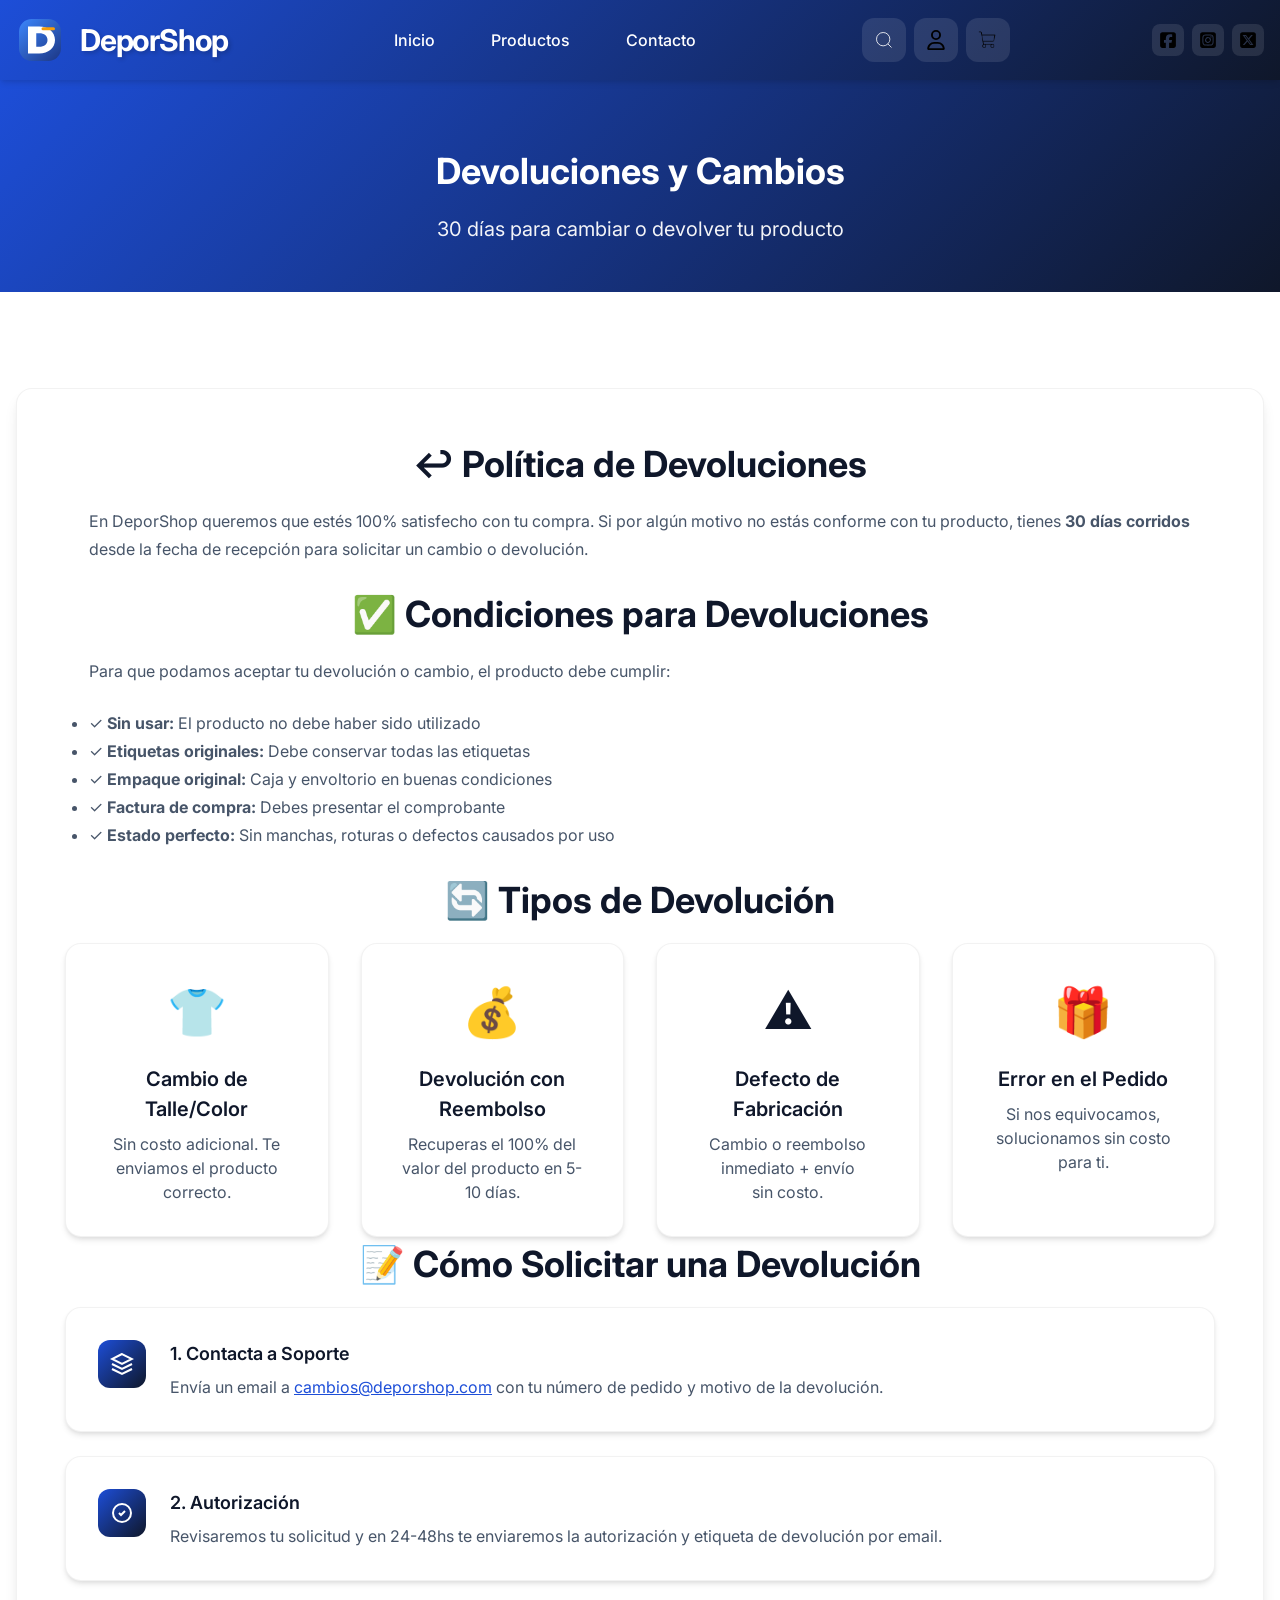
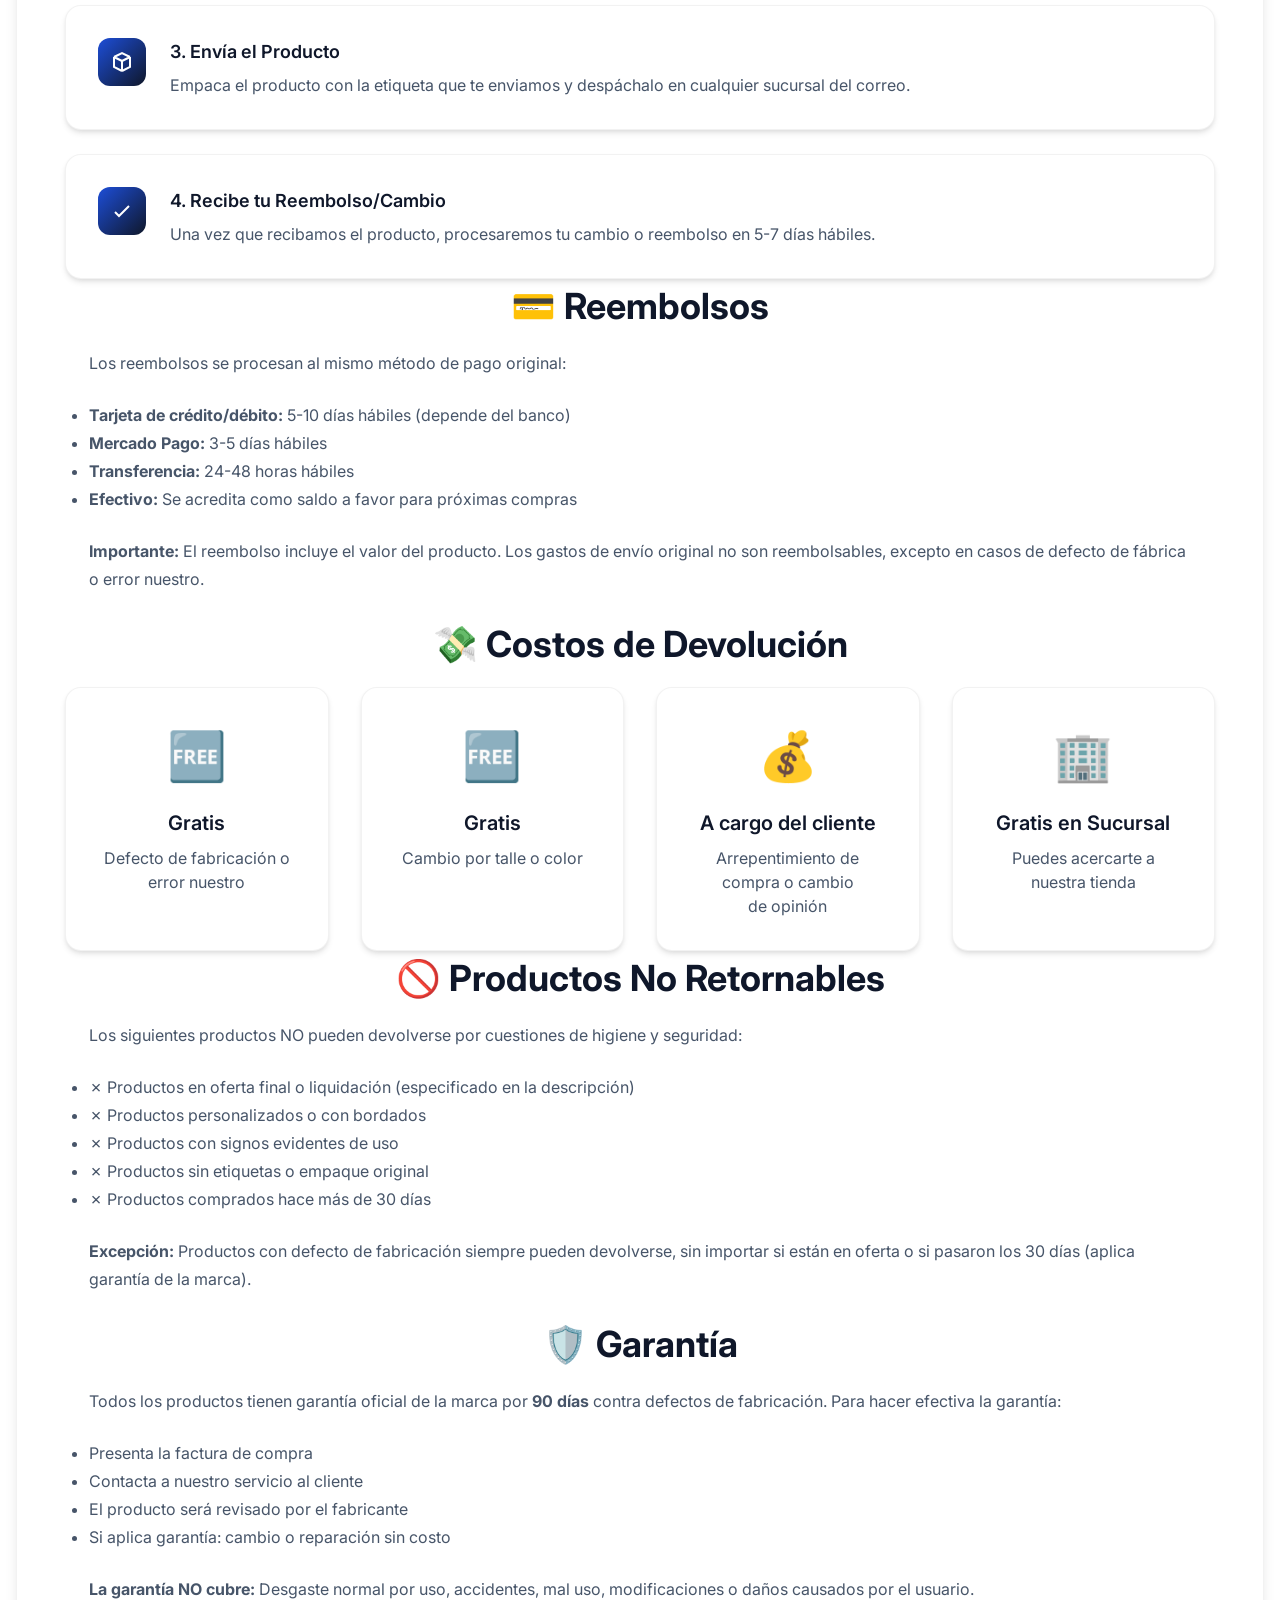
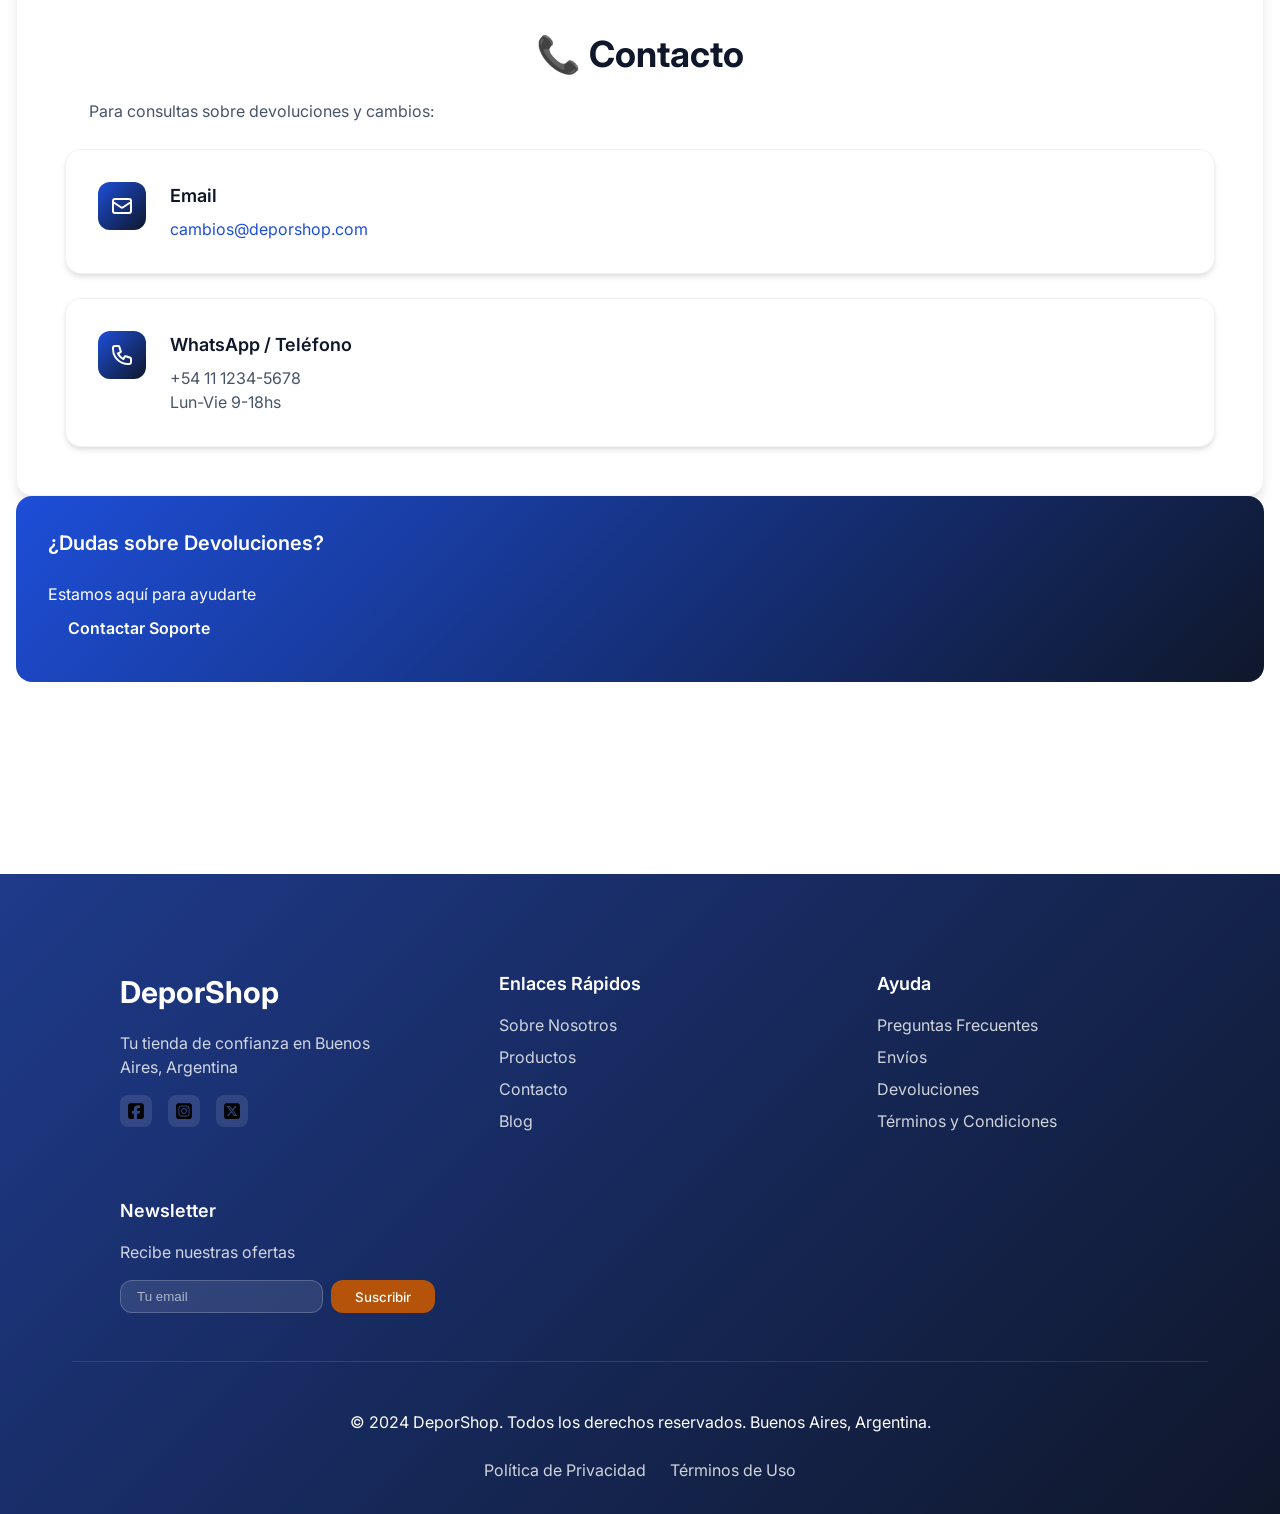
<file: front/devoluciones.html>
<!DOCTYPE html>
<html lang="es">
<head>
    <meta charset="UTF-8">
    <meta name="viewport" content="width=device-width, initial-scale=1.0">
    <meta name="description" content="Política de devoluciones y cambios - 30 días para cambiar o devolver tus productos en DeporShop.">
    <meta name="keywords" content="devoluciones, cambios, garantía, DeporShop">
    <meta name="author" content="DeporShop">
    <title>Devoluciones y Cambios - DeporShop</title>
    <link rel="icon" href="img/favicon.svg" type="image/svg+xml">
    <link rel="stylesheet" href="css/style.css?v=5">
    <link rel="preconnect" href="https://fonts.googleapis.com">
    <link rel="preconnect" href="https://fonts.gstatic.com" crossorigin>
    <link href="https://fonts.googleapis.com/css2?family=Inter:wght@300;400;500;600;700;800&display=swap" rel="stylesheet">
</head>
<body>
    <header class="header">
        <div class="header__container">
            <div class="header__brand">
                <div class="header__logo">
                    <img src="./img/brand-mark.svg" alt="" class="logo-icon">
                </div>
                <h1 class="header__nombre">DeporShop</h1>
            </div>
            
            <nav class="header__nav" aria-label="Navegación principal">
                <a href="index.html" class="nav-link">Inicio</a>
                <a href="productos.html" class="nav-link">Productos</a>
                <a href="contacto.html" class="nav-link">Contacto</a>
            </nav>

            <div class="header__actions">
                <a href="productos.html" class="icon-button" aria-label="Buscar productos">
                    <svg viewBox="0 0 24 24" fill="none" stroke="currentColor">
                        <circle cx="11" cy="11" r="8"/>
                        <path d="m21 21-4.35-4.35"/>
                    </svg>
                </a>
                <a href="usuario.html" class="icon-button" aria-label="Usuario">
                    <img src="./img/Usuario.svg" alt="">
                </a>
                <a href="carrito.html" class="icon-button cart-button" aria-label="Carrito de compras">
                    <img src="./img/Carrito.png" alt="">
                    <span class="cart-badge">0</span>
                </a>
            </div>

            <div class="header__social">
                <a href="#" aria-label="Facebook" class="social-link">
                    <img src="./img/Facebook.svg" alt="">
                </a>
                <a href="#" aria-label="Instagram" class="social-link">
                    <img src="./img/Instagram.svg" alt="">
                </a>
                <a href="#" aria-label="Twitter" class="social-link">
                    <img src="./img/X.svg" alt="">
                </a>
            </div>
        </div>
    </header>

    <main class="main">
        <section class="contact-hero">
            <div class="container">
                <h2 class="contact-hero__title">Devoluciones y Cambios</h2>
                <p class="contact-hero__subtitle">30 días para cambiar o devolver tu producto</p>
            </div>
        </section>

        <section class="contact-section">
            <div class="container">
                <div class="contact-form-wrapper">
                    <h2 class="section-title">↩️ Política de Devoluciones</h2>
                    <p class="faq-answer">
                        En DeporShop queremos que estés 100% satisfecho con tu compra. Si por algún motivo no estás conforme 
                        con tu producto, tienes <strong>30 días corridos</strong> desde la fecha de recepción para solicitar 
                        un cambio o devolución.
                    </p>

                    <h2 class="section-title">✅ Condiciones para Devoluciones</h2>
                    <p class="faq-answer">Para que podamos aceptar tu devolución o cambio, el producto debe cumplir:</p>
                    <ul class="faq-answer">
                        <li>✓ <strong>Sin usar:</strong> El producto no debe haber sido utilizado</li>
                        <li>✓ <strong>Etiquetas originales:</strong> Debe conservar todas las etiquetas</li>
                        <li>✓ <strong>Empaque original:</strong> Caja y envoltorio en buenas condiciones</li>
                        <li>✓ <strong>Factura de compra:</strong> Debes presentar el comprobante</li>
                        <li>✓ <strong>Estado perfecto:</strong> Sin manchas, roturas o defectos causados por uso</li>
                    </ul>

                    <h2 class="section-title">🔄 Tipos de Devolución</h2>
                    
                    <div class="benefits__grid">
                        <div class="benefit-card">
                            <div class="benefit-card__icon">👕</div>
                            <h3 class="benefit-card__title">Cambio de Talle/Color</h3>
                            <p class="benefit-card__text">Sin costo adicional. Te enviamos el producto correcto.</p>
                        </div>
                        <div class="benefit-card">
                            <div class="benefit-card__icon">💰</div>
                            <h3 class="benefit-card__title">Devolución con Reembolso</h3>
                            <p class="benefit-card__text">Recuperas el 100% del valor del producto en 5-10 días.</p>
                        </div>
                        <div class="benefit-card">
                            <div class="benefit-card__icon">⚠️</div>
                            <h3 class="benefit-card__title">Defecto de Fabricación</h3>
                            <p class="benefit-card__text">Cambio o reembolso inmediato + envío sin costo.</p>
                        </div>
                        <div class="benefit-card">
                            <div class="benefit-card__icon">🎁</div>
                            <h3 class="benefit-card__title">Error en el Pedido</h3>
                            <p class="benefit-card__text">Si nos equivocamos, solucionamos sin costo para ti.</p>
                        </div>
                    </div>

                    <h2 class="section-title">📝 Cómo Solicitar una Devolución</h2>
                    <div class="contact-info-cards">
                        <div class="contact-info-card">
                            <div class="contact-info-card__icon">
                                <svg viewBox="0 0 24 24" fill="none">
                                    <path d="M12 2L2 7l10 5 10-5-10-5zM2 17l10 5 10-5M2 12l10 5 10-5"/>
                                </svg>
                            </div>
                            <div class="contact-info-card__content">
                                <h4 class="contact-info-card__title">1. Contacta a Soporte</h4>
                                <p class="contact-info-card__text">
                                    Envía un email a <a href="mailto:cambios@deporshop.com" class="form-link">cambios@deporshop.com</a> 
                                    con tu número de pedido y motivo de la devolución.
                                </p>
                            </div>
                        </div>

                        <div class="contact-info-card">
                            <div class="contact-info-card__icon">
                                <svg viewBox="0 0 24 24" fill="none">
                                    <path d="M9 12l2 2 4-4m6 2a9 9 0 11-18 0 9 9 0 0118 0z"/>
                                </svg>
                            </div>
                            <div class="contact-info-card__content">
                                <h4 class="contact-info-card__title">2. Autorización</h4>
                                <p class="contact-info-card__text">
                                    Revisaremos tu solicitud y en 24-48hs te enviaremos la autorización y 
                                    etiqueta de devolución por email.
                                </p>
                            </div>
                        </div>

                        <div class="contact-info-card">
                            <div class="contact-info-card__icon">
                                <svg viewBox="0 0 24 24" fill="none">
                                    <path d="M20 7l-8-4-8 4m16 0l-8 4m8-4v10l-8 4m0-10L4 7m8 4v10M4 7v10l8 4"/>
                                </svg>
                            </div>
                            <div class="contact-info-card__content">
                                <h4 class="contact-info-card__title">3. Envía el Producto</h4>
                                <p class="contact-info-card__text">
                                    Empaca el producto con la etiqueta que te enviamos y despáchalo en 
                                    cualquier sucursal del correo.
                                </p>
                            </div>
                        </div>

                        <div class="contact-info-card">
                            <div class="contact-info-card__icon">
                                <svg viewBox="0 0 24 24" fill="none">
                                    <path d="M5 13l4 4L19 7"/>
                                </svg>
                            </div>
                            <div class="contact-info-card__content">
                                <h4 class="contact-info-card__title">4. Recibe tu Reembolso/Cambio</h4>
                                <p class="contact-info-card__text">
                                    Una vez que recibamos el producto, procesaremos tu cambio o reembolso 
                                    en 5-7 días hábiles.
                                </p>
                            </div>
                        </div>
                    </div>

                    <h2 class="section-title">💳 Reembolsos</h2>
                    <p class="faq-answer">Los reembolsos se procesan al mismo método de pago original:</p>
                    <ul class="faq-answer">
                        <li><strong>Tarjeta de crédito/débito:</strong> 5-10 días hábiles (depende del banco)</li>
                        <li><strong>Mercado Pago:</strong> 3-5 días hábiles</li>
                        <li><strong>Transferencia:</strong> 24-48 horas hábiles</li>
                        <li><strong>Efectivo:</strong> Se acredita como saldo a favor para próximas compras</li>
                    </ul>
                    <p class="faq-answer">
                        <strong>Importante:</strong> El reembolso incluye el valor del producto. Los gastos de envío 
                        original no son reembolsables, excepto en casos de defecto de fábrica o error nuestro.
                    </p>

                    <h2 class="section-title">💸 Costos de Devolución</h2>
                    <div class="benefits__grid">
                        <div class="benefit-card">
                            <div class="benefit-card__icon">🆓</div>
                            <h3 class="benefit-card__title">Gratis</h3>
                            <p class="benefit-card__text">Defecto de fabricación o error nuestro</p>
                        </div>
                        <div class="benefit-card">
                            <div class="benefit-card__icon">🆓</div>
                            <h3 class="benefit-card__title">Gratis</h3>
                            <p class="benefit-card__text">Cambio por talle o color</p>
                        </div>
                        <div class="benefit-card">
                            <div class="benefit-card__icon">💰</div>
                            <h3 class="benefit-card__title">A cargo del cliente</h3>
                            <p class="benefit-card__text">Arrepentimiento de compra o cambio de opinión</p>
                        </div>
                        <div class="benefit-card">
                            <div class="benefit-card__icon">🏢</div>
                            <h3 class="benefit-card__title">Gratis en Sucursal</h3>
                            <p class="benefit-card__text">Puedes acercarte a nuestra tienda</p>
                        </div>
                    </div>

                    <h2 class="section-title">🚫 Productos No Retornables</h2>
                    <p class="faq-answer">Los siguientes productos NO pueden devolverse por cuestiones de higiene y seguridad:</p>
                    <ul class="faq-answer">
                        <li>✗ Productos en oferta final o liquidación (especificado en la descripción)</li>
                        <li>✗ Productos personalizados o con bordados</li>
                        <li>✗ Productos con signos evidentes de uso</li>
                        <li>✗ Productos sin etiquetas o empaque original</li>
                        <li>✗ Productos comprados hace más de 30 días</li>
                    </ul>
                    <p class="faq-answer">
                        <strong>Excepción:</strong> Productos con defecto de fabricación siempre pueden devolverse, 
                        sin importar si están en oferta o si pasaron los 30 días (aplica garantía de la marca).
                    </p>

                    <h2 class="section-title">🛡️ Garantía</h2>
                    <p class="faq-answer">
                        Todos los productos tienen garantía oficial de la marca por <strong>90 días</strong> contra 
                        defectos de fabricación. Para hacer efectiva la garantía:
                    </p>
                    <ul class="faq-answer">
                        <li>Presenta la factura de compra</li>
                        <li>Contacta a nuestro servicio al cliente</li>
                        <li>El producto será revisado por el fabricante</li>
                        <li>Si aplica garantía: cambio o reparación sin costo</li>
                    </ul>
                    <p class="faq-answer">
                        <strong>La garantía NO cubre:</strong> Desgaste normal por uso, accidentes, mal uso, 
                        modificaciones o daños causados por el usuario.
                    </p>

                    <h2 class="section-title">📞 Contacto</h2>
                    <p class="faq-answer">Para consultas sobre devoluciones y cambios:</p>
                    <div class="contact-info-cards">
                        <div class="contact-info-card">
                            <div class="contact-info-card__icon">
                                <svg viewBox="0 0 24 24" fill="none">
                                    <path d="M3 8l7.89 5.26a2 2 0 002.22 0L21 8M5 19h14a2 2 0 002-2V7a2 2 0 00-2-2H5a2 2 0 00-2 2v10a2 2 0 002 2z"/>
                                </svg>
                            </div>
                            <div class="contact-info-card__content">
                                <h4 class="contact-info-card__title">Email</h4>
                                <p class="contact-info-card__text">
                                    <a href="mailto:cambios@deporshop.com">cambios@deporshop.com</a>
                                </p>
                            </div>
                        </div>
                        <div class="contact-info-card">
                            <div class="contact-info-card__icon">
                                <svg viewBox="0 0 24 24" fill="none">
                                    <path d="M3 5a2 2 0 012-2h3.28a1 1 0 01.948.684l1.498 4.493a1 1 0 01-.502 1.21l-2.257 1.13a11.042 11.042 0 005.516 5.516l1.13-2.257a1 1 0 011.21-.502l4.493 1.498a1 1 0 01.684.949V19a2 2 0 01-2 2h-1C9.716 21 3 14.284 3 6V5z"/>
                                </svg>
                            </div>
                            <div class="contact-info-card__content">
                                <h4 class="contact-info-card__title">WhatsApp / Teléfono</h4>
                                <p class="contact-info-card__text">+54 11 1234-5678<br>Lun-Vie 9-18hs</p>
                            </div>
                        </div>
                    </div>
                </div>

                <div class="contact-social">
                    <h3 class="contact-social__title">¿Dudas sobre Devoluciones?</h3>
                    <p>Estamos aquí para ayudarte</p>
                    <a href="contacto.html" class="btn btn--primary btn--large">Contactar Soporte</a>
                </div>
            </div>
        </section>
    </main>

    <footer class="footer">
        <div class="footer__container">
            <div class="footer__content">
                <div class="footer__section">
                    <h3 class="footer__title">DeporShop</h3>
                    <p class="footer__text">Tu tienda de confianza en Buenos Aires, Argentina</p>
                    <div class="footer__social">
                        <a href="#" aria-label="Facebook" class="social-link">
                            <img src="./img/Facebook.svg" alt="">
                        </a>
                        <a href="#" aria-label="Instagram" class="social-link">
                            <img src="./img/Instagram.svg" alt="">
                        </a>
                        <a href="#" aria-label="Twitter" class="social-link">
                            <img src="./img/X.svg" alt="">
                        </a>
                    </div>
                </div>
                
                <div class="footer__section">
                    <h4 class="footer__subtitle">Enlaces Rápidos</h4>
                    <nav class="footer__links">
                        <a href="sobrenosotros.html">Sobre Nosotros</a>
                        <a href="productos.html">Productos</a>
                        <a href="contacto.html">Contacto</a>
                        <a href="blog.html">Blog</a>
                    </nav>
                </div>

                <div class="footer__section">
                    <h4 class="footer__subtitle">Ayuda</h4>
                    <nav class="footer__links">
                        <a href="preguntasfrecuentes.html">Preguntas Frecuentes</a>
                        <a href="envios.html">Envíos</a>
                        <a href="devoluciones.html">Devoluciones</a>
                        <a href="terminosdeuso.html">Términos y Condiciones</a>
                    </nav>
                </div>

                <div class="footer__section">
                    <h4 class="footer__subtitle">Newsletter</h4>
                    <p class="footer__text">Recibe nuestras ofertas</p>
                    <form class="newsletter-form">
                        <input type="email" placeholder="Tu email" required>
                        <button type="submit">Suscribir</button>
                    </form>
                </div>
            </div>
            
            <div class="footer__bottom">
                <p>&copy; 2024 DeporShop. Todos los derechos reservados. Buenos Aires, Argentina.</p>
                <nav class="footer__legal">
                    <a href="politicadeprivacidad.html">Política de Privacidad</a>
                    <a href="terminosdeuso.html">Términos de Uso</a>
                </nav>
            </div>
        </div>
    </footer>

    <script src="js/cart.js"></script>
</body>
</html>
</file>
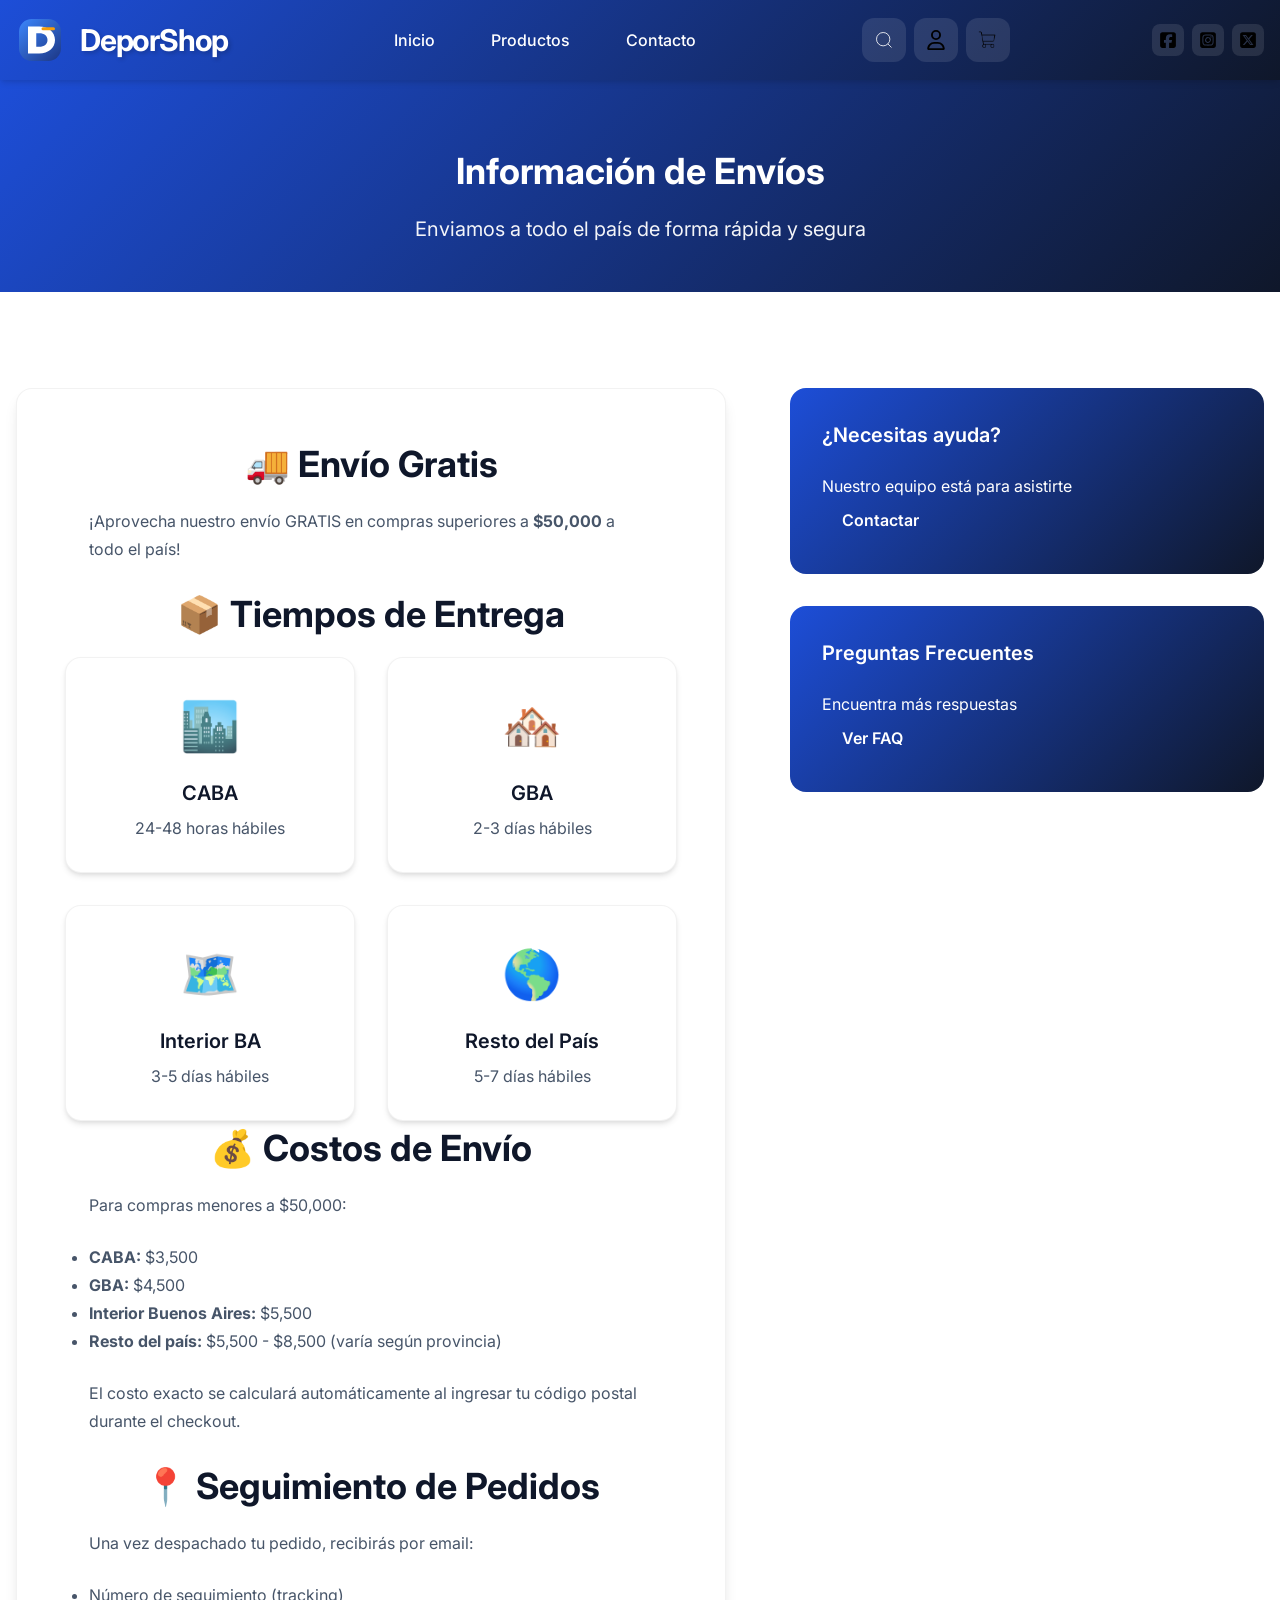
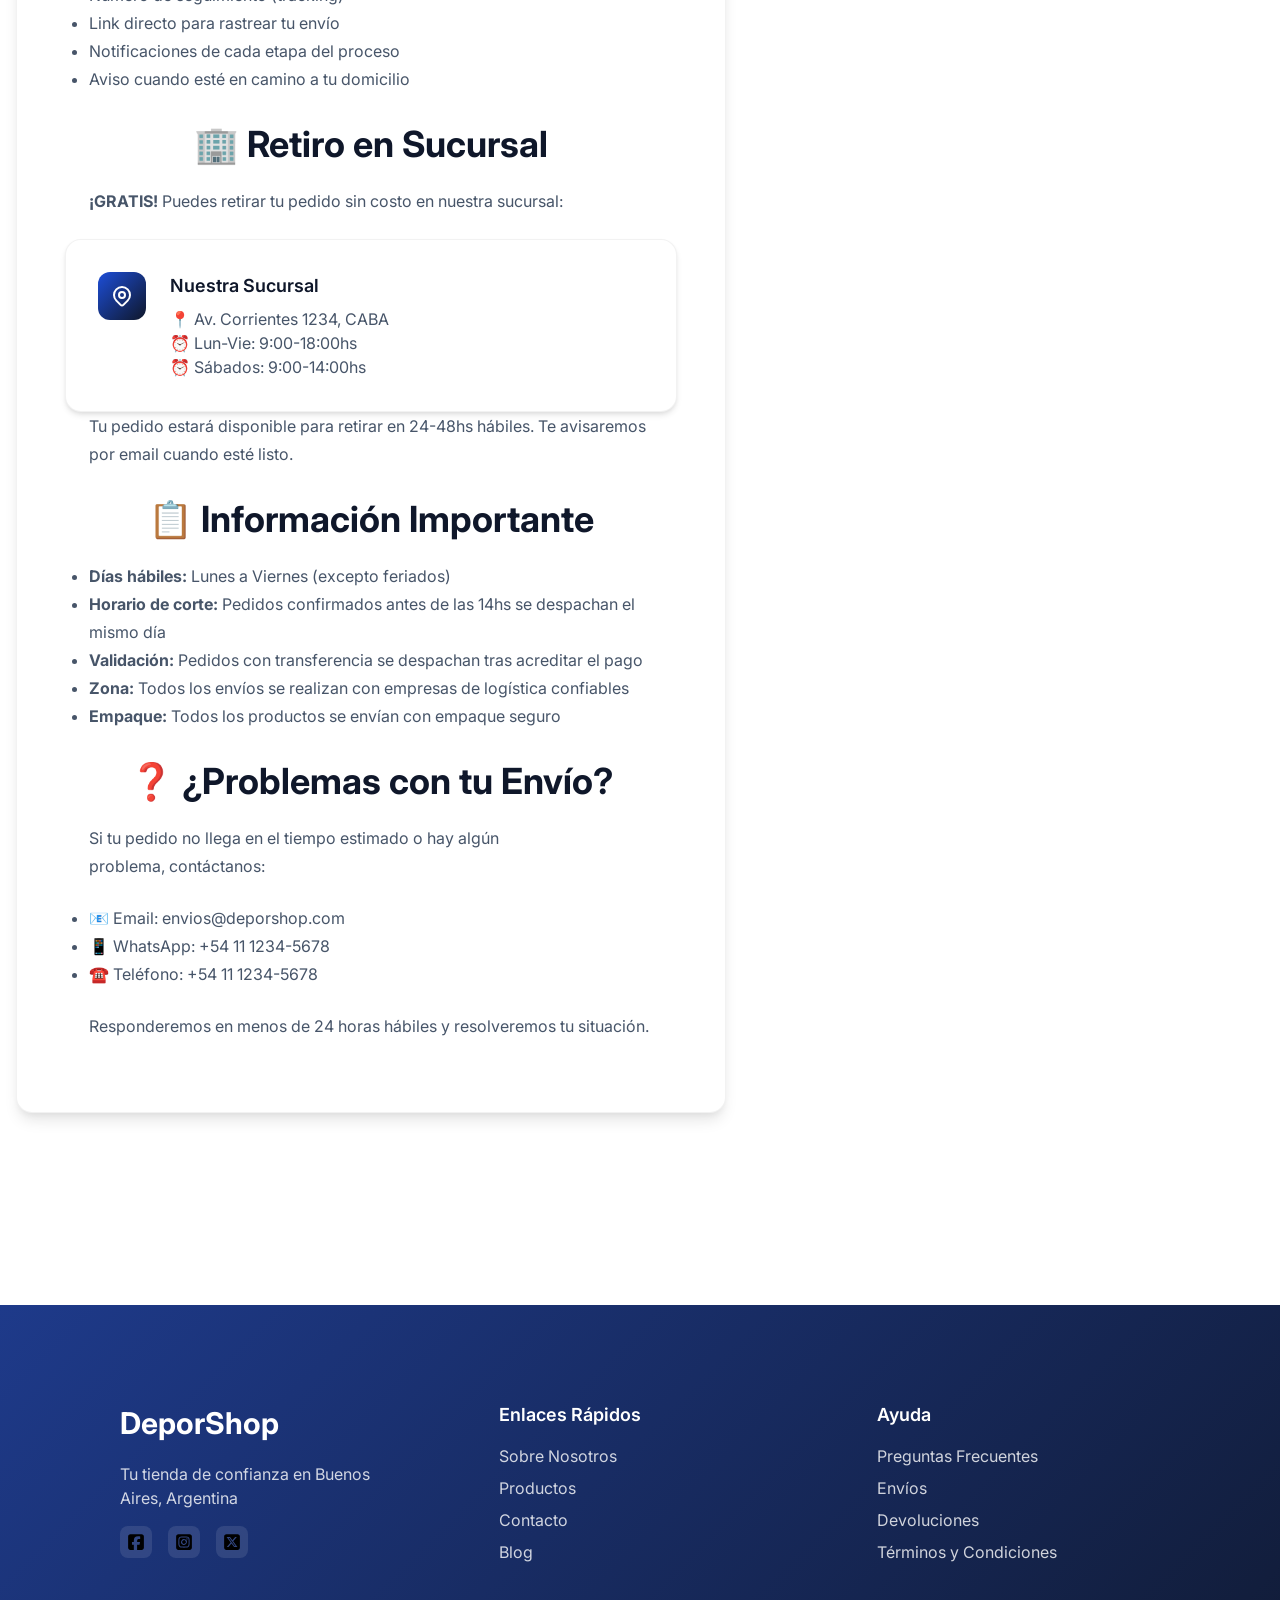
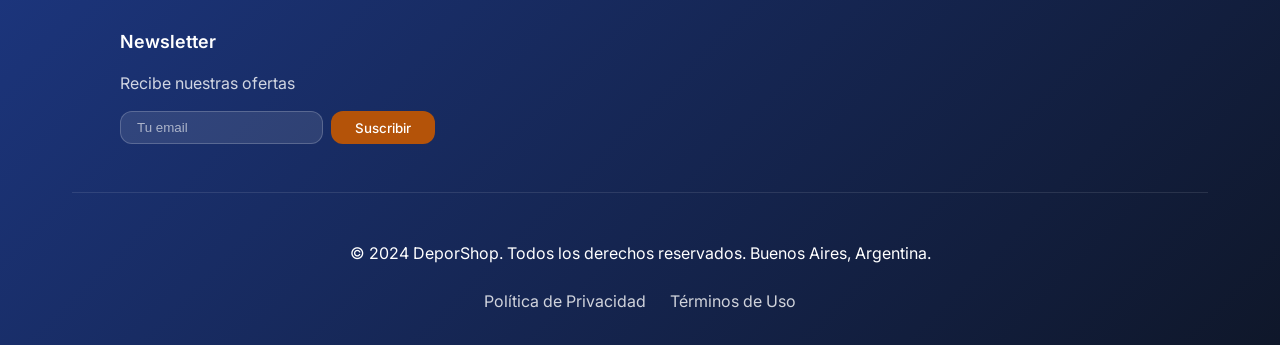
<file: front/envios.html>
<!DOCTYPE html>
<html lang="es">
<head>
    <meta charset="UTF-8">
    <meta name="viewport" content="width=device-width, initial-scale=1.0">
    <meta name="description" content="Información sobre envíos - Tiempos, costos y seguimiento de pedidos en DeporShop.">
    <meta name="keywords" content="envíos, delivery, logística, DeporShop">
    <meta name="author" content="DeporShop">
    <title>Envíos - DeporShop</title>
    <link rel="icon" href="img/favicon.svg" type="image/svg+xml">
    <link rel="stylesheet" href="css/style.css?v=5">
    <link rel="preconnect" href="https://fonts.googleapis.com">
    <link rel="preconnect" href="https://fonts.gstatic.com" crossorigin>
    <link href="https://fonts.googleapis.com/css2?family=Inter:wght@300;400;500;600;700;800&display=swap" rel="stylesheet">
</head>
<body>
    <header class="header">
        <div class="header__container">
            <div class="header__brand">
                <div class="header__logo">
                    <img src="./img/brand-mark.svg" alt="" class="logo-icon">
                </div>
                <h1 class="header__nombre">DeporShop</h1>
            </div>
            
            <nav class="header__nav" aria-label="Navegación principal">
                <a href="index.html" class="nav-link">Inicio</a>
                <a href="productos.html" class="nav-link">Productos</a>
                <a href="contacto.html" class="nav-link">Contacto</a>
            </nav>

            <div class="header__actions">
                <a href="productos.html" class="icon-button" aria-label="Buscar productos">
                    <svg viewBox="0 0 24 24" fill="none" stroke="currentColor">
                        <circle cx="11" cy="11" r="8"/>
                        <path d="m21 21-4.35-4.35"/>
                    </svg>
                </a>
                <a href="usuario.html" class="icon-button" aria-label="Usuario">
                    <img src="./img/Usuario.svg" alt="">
                </a>
                <a href="carrito.html" class="icon-button cart-button" aria-label="Carrito de compras">
                    <img src="./img/Carrito.png" alt="">
                    <span class="cart-badge">0</span>
                </a>
            </div>

            <div class="header__social">
                <a href="#" aria-label="Facebook" class="social-link">
                    <img src="./img/Facebook.svg" alt="">
                </a>
                <a href="#" aria-label="Instagram" class="social-link">
                    <img src="./img/Instagram.svg" alt="">
                </a>
                <a href="#" aria-label="Twitter" class="social-link">
                    <img src="./img/X.svg" alt="">
                </a>
            </div>
        </div>
    </header>

    <main class="main">
        <section class="contact-hero">
            <div class="container">
                <h2 class="contact-hero__title">Información de Envíos</h2>
                <p class="contact-hero__subtitle">Enviamos a todo el país de forma rápida y segura</p>
            </div>
        </section>

        <section class="contact-section">
            <div class="container">
                <div class="contact-grid">
                    <div class="contact-form-wrapper">
                        <h2 class="section-title">🚚 Envío Gratis</h2>
                        <p class="faq-answer">
                            ¡Aprovecha nuestro envío GRATIS en compras superiores a <strong>$50,000</strong> a todo el país!
                        </p>

                        <h2 class="section-title">📦 Tiempos de Entrega</h2>
                        <div class="benefits__grid">
                            <div class="benefit-card">
                                <div class="benefit-card__icon">🏙️</div>
                                <h3 class="benefit-card__title">CABA</h3>
                                <p class="benefit-card__text">24-48 horas hábiles</p>
                            </div>
                            <div class="benefit-card">
                                <div class="benefit-card__icon">🏘️</div>
                                <h3 class="benefit-card__title">GBA</h3>
                                <p class="benefit-card__text">2-3 días hábiles</p>
                            </div>
                            <div class="benefit-card">
                                <div class="benefit-card__icon">🗺️</div>
                                <h3 class="benefit-card__title">Interior BA</h3>
                                <p class="benefit-card__text">3-5 días hábiles</p>
                            </div>
                            <div class="benefit-card">
                                <div class="benefit-card__icon">🌎</div>
                                <h3 class="benefit-card__title">Resto del País</h3>
                                <p class="benefit-card__text">5-7 días hábiles</p>
                            </div>
                        </div>

                        <h2 class="section-title">💰 Costos de Envío</h2>
                        <p class="faq-answer">Para compras menores a $50,000:</p>
                        <ul class="faq-answer">
                            <li><strong>CABA:</strong> $3,500</li>
                            <li><strong>GBA:</strong> $4,500</li>
                            <li><strong>Interior Buenos Aires:</strong> $5,500</li>
                            <li><strong>Resto del país:</strong> $5,500 - $8,500 (varía según provincia)</li>
                        </ul>
                        <p class="faq-answer">
                            El costo exacto se calculará automáticamente al ingresar tu código postal durante el checkout.
                        </p>

                        <h2 class="section-title">📍 Seguimiento de Pedidos</h2>
                        <p class="faq-answer">
                            Una vez despachado tu pedido, recibirás por email:
                        </p>
                        <ul class="faq-answer">
                            <li>Número de seguimiento (tracking)</li>
                            <li>Link directo para rastrear tu envío</li>
                            <li>Notificaciones de cada etapa del proceso</li>
                            <li>Aviso cuando esté en camino a tu domicilio</li>
                        </ul>

                        <h2 class="section-title">🏢 Retiro en Sucursal</h2>
                        <p class="faq-answer">
                            <strong>¡GRATIS!</strong> Puedes retirar tu pedido sin costo en nuestra sucursal:
                        </p>
                        <div class="contact-info-card">
                            <div class="contact-info-card__icon">
                                <svg viewBox="0 0 24 24" fill="none">
                                    <path d="M17.657 16.657L13.414 20.9a1.998 1.998 0 01-2.827 0l-4.244-4.243a8 8 0 1111.314 0z"/>
                                    <path d="M15 11a3 3 0 11-6 0 3 3 0 016 0z"/>
                                </svg>
                            </div>
                            <div class="contact-info-card__content">
                                <h4 class="contact-info-card__title">Nuestra Sucursal</h4>
                                <p class="contact-info-card__text">
                                    📍 Av. Corrientes 1234, CABA<br>
                                    ⏰ Lun-Vie: 9:00-18:00hs<br>
                                    ⏰ Sábados: 9:00-14:00hs
                                </p>
                            </div>
                        </div>
                        <p class="faq-answer">
                            Tu pedido estará disponible para retirar en 24-48hs hábiles. Te avisaremos por email cuando esté listo.
                        </p>

                        <h2 class="section-title">📋 Información Importante</h2>
                        <ul class="faq-answer">
                            <li><strong>Días hábiles:</strong> Lunes a Viernes (excepto feriados)</li>
                            <li><strong>Horario de corte:</strong> Pedidos confirmados antes de las 14hs se despachan el mismo día</li>
                            <li><strong>Validación:</strong> Pedidos con transferencia se despachan tras acreditar el pago</li>
                            <li><strong>Zona:</strong> Todos los envíos se realizan con empresas de logística confiables</li>
                            <li><strong>Empaque:</strong> Todos los productos se envían con empaque seguro</li>
                        </ul>

                        <h2 class="section-title">❓ ¿Problemas con tu Envío?</h2>
                        <p class="faq-answer">
                            Si tu pedido no llega en el tiempo estimado o hay algún problema, contáctanos:
                        </p>
                        <ul class="faq-answer">
                            <li>📧 Email: envios@deporshop.com</li>
                            <li>📱 WhatsApp: +54 11 1234-5678</li>
                            <li>☎️ Teléfono: +54 11 1234-5678</li>
                        </ul>
                        <p class="faq-answer">
                            Responderemos en menos de 24 horas hábiles y resolveremos tu situación.
                        </p>
                    </div>

                    <div class="contact-info-wrapper">
                        <div class="contact-social">
                            <h3 class="contact-social__title">¿Necesitas ayuda?</h3>
                            <p>Nuestro equipo está para asistirte</p>
                            <a href="contacto.html" class="btn btn--primary btn--large">Contactar</a>
                        </div>

                        <div class="contact-social">
                            <h3 class="contact-social__title">Preguntas Frecuentes</h3>
                            <p>Encuentra más respuestas</p>
                            <a href="preguntasfrecuentes.html" class="btn btn--secondary btn--large">Ver FAQ</a>
                        </div>
                    </div>
                </div>
            </div>
        </section>
    </main>

    <footer class="footer">
        <div class="footer__container">
            <div class="footer__content">
                <div class="footer__section">
                    <h3 class="footer__title">DeporShop</h3>
                    <p class="footer__text">Tu tienda de confianza en Buenos Aires, Argentina</p>
                    <div class="footer__social">
                        <a href="#" aria-label="Facebook" class="social-link">
                            <img src="./img/Facebook.svg" alt="">
                        </a>
                        <a href="#" aria-label="Instagram" class="social-link">
                            <img src="./img/Instagram.svg" alt="">
                        </a>
                        <a href="#" aria-label="Twitter" class="social-link">
                            <img src="./img/X.svg" alt="">
                        </a>
                    </div>
                </div>
                
                <div class="footer__section">
                    <h4 class="footer__subtitle">Enlaces Rápidos</h4>
                    <nav class="footer__links">
                        <a href="sobrenosotros.html">Sobre Nosotros</a>
                        <a href="productos.html">Productos</a>
                        <a href="contacto.html">Contacto</a>
                        <a href="blog.html">Blog</a>
                    </nav>
                </div>

                <div class="footer__section">
                    <h4 class="footer__subtitle">Ayuda</h4>
                    <nav class="footer__links">
                        <a href="preguntasfrecuentes.html">Preguntas Frecuentes</a>
                        <a href="envios.html">Envíos</a>
                        <a href="devoluciones.html">Devoluciones</a>
                        <a href="terminosdeuso.html">Términos y Condiciones</a>
                    </nav>
                </div>

                <div class="footer__section">
                    <h4 class="footer__subtitle">Newsletter</h4>
                    <p class="footer__text">Recibe nuestras ofertas</p>
                    <form class="newsletter-form">
                        <input type="email" placeholder="Tu email" required>
                        <button type="submit">Suscribir</button>
                    </form>
                </div>
            </div>
            
            <div class="footer__bottom">
                <p>&copy; 2024 DeporShop. Todos los derechos reservados. Buenos Aires, Argentina.</p>
                <nav class="footer__legal">
                    <a href="politicadeprivacidad.html">Política de Privacidad</a>
                    <a href="terminosdeuso.html">Términos de Uso</a>
                </nav>
            </div>
        </div>
    </footer>

    <script src="js/cart.js"></script>
</body>
</html>
</file>
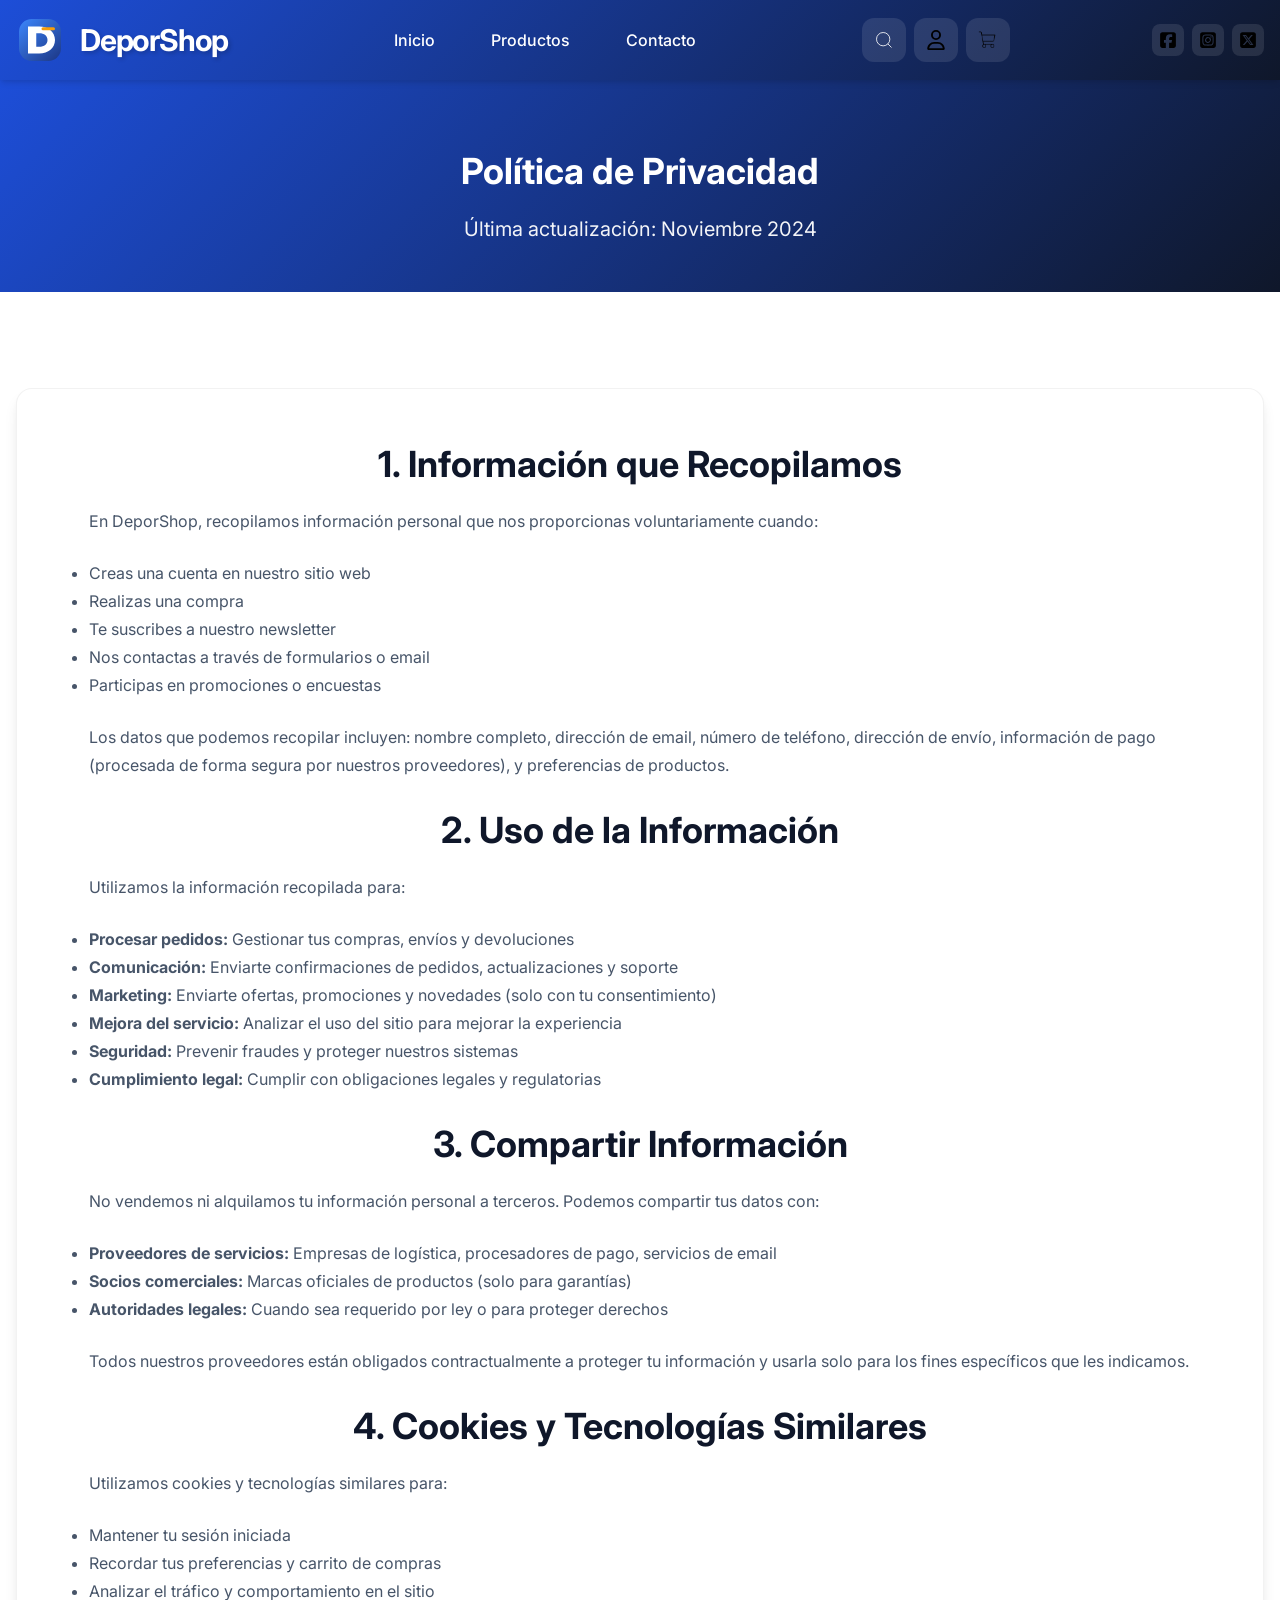
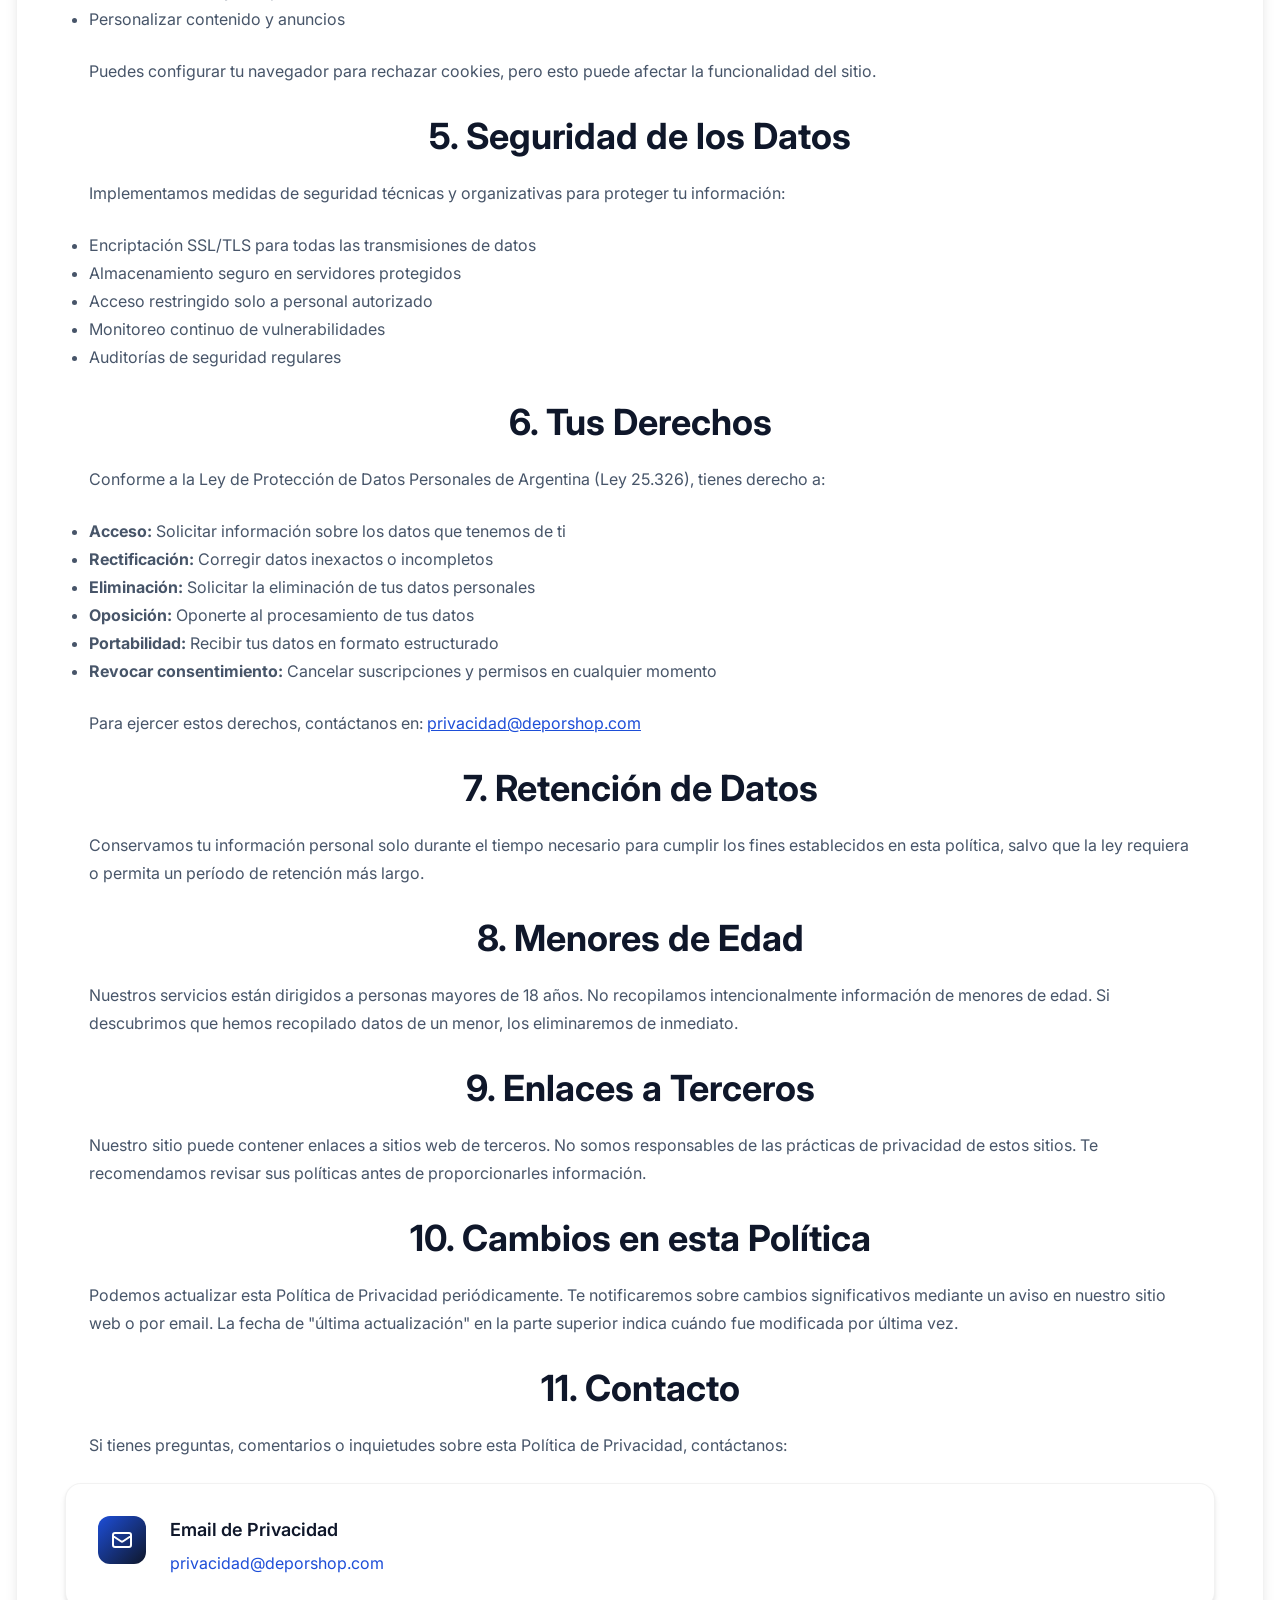
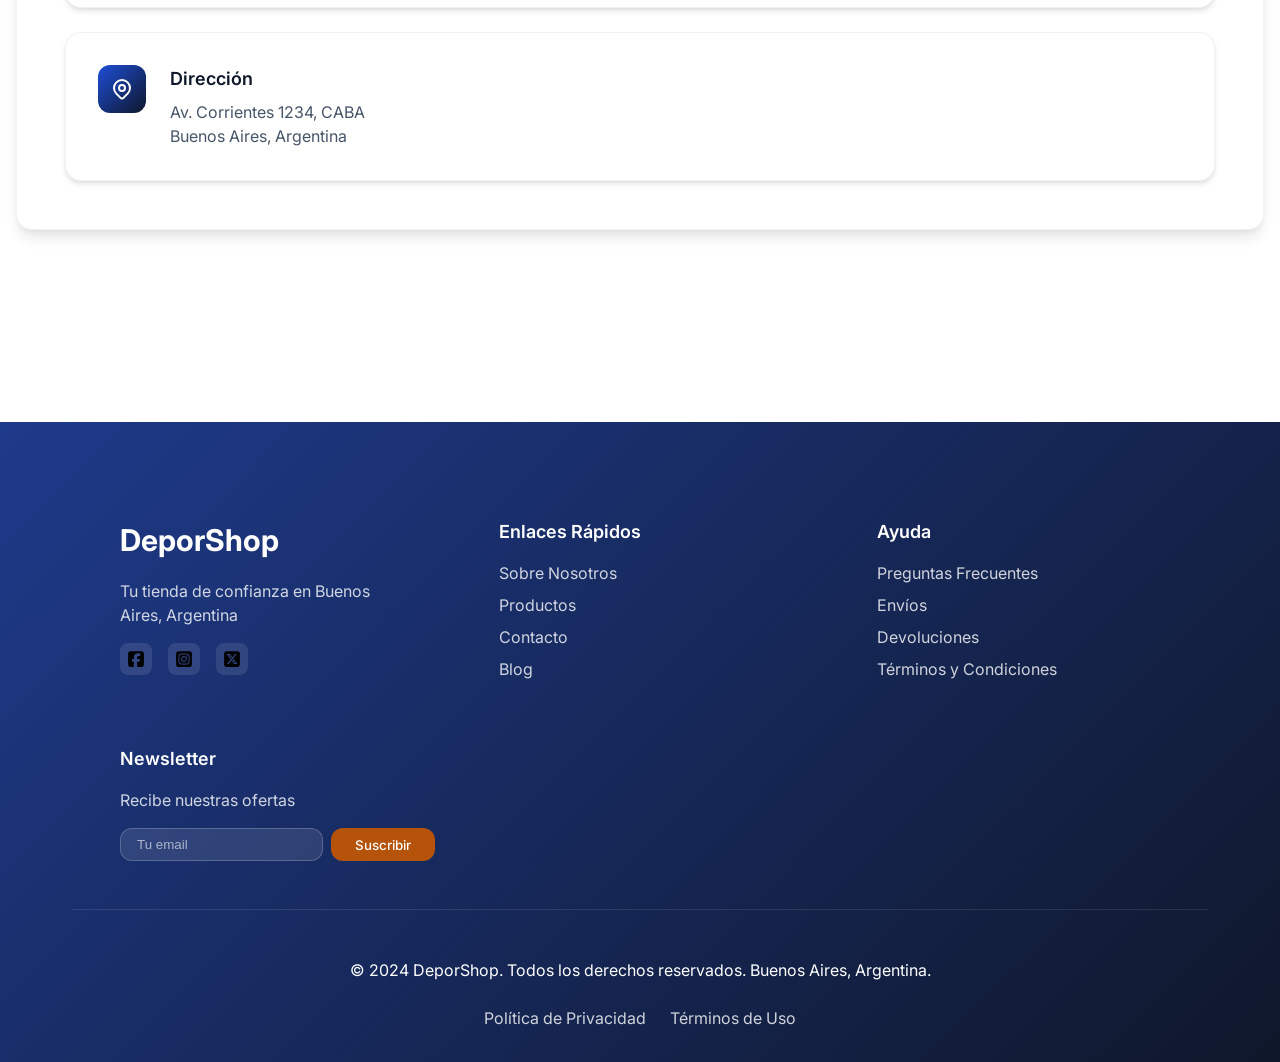
<file: front/politicadeprivacidad.html>
<!DOCTYPE html>
<html lang="es">
<head>
    <meta charset="UTF-8">
    <meta name="viewport" content="width=device-width, initial-scale=1.0">
    <meta name="description" content="Política de Privacidad de DeporShop - Conoce cómo protegemos tus datos personales.">
    <meta name="keywords" content="privacidad, política, datos personales, DeporShop">
    <meta name="author" content="DeporShop">
    <title>Política de Privacidad - DeporShop</title>
    <link rel="icon" href="img/favicon.svg" type="image/svg+xml">
    <link rel="stylesheet" href="css/style.css?v=5">
    <link rel="preconnect" href="https://fonts.googleapis.com">
    <link rel="preconnect" href="https://fonts.gstatic.com" crossorigin>
    <link href="https://fonts.googleapis.com/css2?family=Inter:wght@300;400;500;600;700;800&display=swap" rel="stylesheet">
</head>
<body>
    <header class="header">
        <div class="header__container">
            <div class="header__brand">
                <div class="header__logo">
                    <img src="./img/brand-mark.svg" alt="" class="logo-icon">
                </div>
                <h1 class="header__nombre">DeporShop</h1>
            </div>
            
            <nav class="header__nav" aria-label="Navegación principal">
                <a href="index.html" class="nav-link">Inicio</a>
                <a href="productos.html" class="nav-link">Productos</a>
                <a href="contacto.html" class="nav-link">Contacto</a>
            </nav>

            <div class="header__actions">
                <a href="productos.html" class="icon-button" aria-label="Buscar productos">
                    <svg viewBox="0 0 24 24" fill="none" stroke="currentColor">
                        <circle cx="11" cy="11" r="8"/>
                        <path d="m21 21-4.35-4.35"/>
                    </svg>
                </a>
                <a href="usuario.html" class="icon-button" aria-label="Usuario">
                    <img src="./img/Usuario.svg" alt="">
                </a>
                <a href="carrito.html" class="icon-button cart-button" aria-label="Carrito de compras">
                    <img src="./img/Carrito.png" alt="">
                    <span class="cart-badge">0</span>
                </a>
            </div>

            <div class="header__social">
                <a href="#" aria-label="Facebook" class="social-link">
                    <img src="./img/Facebook.svg" alt="">
                </a>
                <a href="#" aria-label="Instagram" class="social-link">
                    <img src="./img/Instagram.svg" alt="">
                </a>
                <a href="#" aria-label="Twitter" class="social-link">
                    <img src="./img/X.svg" alt="">
                </a>
            </div>
        </div>
    </header>

    <main class="main">
        <!-- Hero Section -->
        <section class="contact-hero">
            <div class="container">
                <h2 class="contact-hero__title">Política de Privacidad</h2>
                <p class="contact-hero__subtitle">Última actualización: Noviembre 2024</p>
            </div>
        </section>

        <!-- Content Section -->
        <section class="contact-section">
            <div class="container">
                <div class="contact-form-wrapper">
                    <h2 class="section-title">1. Información que Recopilamos</h2>
                    <p class="faq-answer">
                        En DeporShop, recopilamos información personal que nos proporcionas voluntariamente cuando:
                    </p>
                    <ul class="faq-answer">
                        <li>Creas una cuenta en nuestro sitio web</li>
                        <li>Realizas una compra</li>
                        <li>Te suscribes a nuestro newsletter</li>
                        <li>Nos contactas a través de formularios o email</li>
                        <li>Participas en promociones o encuestas</li>
                    </ul>
                    <p class="faq-answer">
                        Los datos que podemos recopilar incluyen: nombre completo, dirección de email, número de teléfono, 
                        dirección de envío, información de pago (procesada de forma segura por nuestros proveedores), 
                        y preferencias de productos.
                    </p>

                    <h2 class="section-title">2. Uso de la Información</h2>
                    <p class="faq-answer">
                        Utilizamos la información recopilada para:
                    </p>
                    <ul class="faq-answer">
                        <li><strong>Procesar pedidos:</strong> Gestionar tus compras, envíos y devoluciones</li>
                        <li><strong>Comunicación:</strong> Enviarte confirmaciones de pedidos, actualizaciones y soporte</li>
                        <li><strong>Marketing:</strong> Enviarte ofertas, promociones y novedades (solo con tu consentimiento)</li>
                        <li><strong>Mejora del servicio:</strong> Analizar el uso del sitio para mejorar la experiencia</li>
                        <li><strong>Seguridad:</strong> Prevenir fraudes y proteger nuestros sistemas</li>
                        <li><strong>Cumplimiento legal:</strong> Cumplir con obligaciones legales y regulatorias</li>
                    </ul>

                    <h2 class="section-title">3. Compartir Información</h2>
                    <p class="faq-answer">
                        No vendemos ni alquilamos tu información personal a terceros. Podemos compartir tus datos con:
                    </p>
                    <ul class="faq-answer">
                        <li><strong>Proveedores de servicios:</strong> Empresas de logística, procesadores de pago, servicios de email</li>
                        <li><strong>Socios comerciales:</strong> Marcas oficiales de productos (solo para garantías)</li>
                        <li><strong>Autoridades legales:</strong> Cuando sea requerido por ley o para proteger derechos</li>
                    </ul>
                    <p class="faq-answer">
                        Todos nuestros proveedores están obligados contractualmente a proteger tu información y 
                        usarla solo para los fines específicos que les indicamos.
                    </p>

                    <h2 class="section-title">4. Cookies y Tecnologías Similares</h2>
                    <p class="faq-answer">
                        Utilizamos cookies y tecnologías similares para:
                    </p>
                    <ul class="faq-answer">
                        <li>Mantener tu sesión iniciada</li>
                        <li>Recordar tus preferencias y carrito de compras</li>
                        <li>Analizar el tráfico y comportamiento en el sitio</li>
                        <li>Personalizar contenido y anuncios</li>
                    </ul>
                    <p class="faq-answer">
                        Puedes configurar tu navegador para rechazar cookies, pero esto puede afectar la funcionalidad del sitio.
                    </p>

                    <h2 class="section-title">5. Seguridad de los Datos</h2>
                    <p class="faq-answer">
                        Implementamos medidas de seguridad técnicas y organizativas para proteger tu información:
                    </p>
                    <ul class="faq-answer">
                        <li>Encriptación SSL/TLS para todas las transmisiones de datos</li>
                        <li>Almacenamiento seguro en servidores protegidos</li>
                        <li>Acceso restringido solo a personal autorizado</li>
                        <li>Monitoreo continuo de vulnerabilidades</li>
                        <li>Auditorías de seguridad regulares</li>
                    </ul>

                    <h2 class="section-title">6. Tus Derechos</h2>
                    <p class="faq-answer">
                        Conforme a la Ley de Protección de Datos Personales de Argentina (Ley 25.326), tienes derecho a:
                    </p>
                    <ul class="faq-answer">
                        <li><strong>Acceso:</strong> Solicitar información sobre los datos que tenemos de ti</li>
                        <li><strong>Rectificación:</strong> Corregir datos inexactos o incompletos</li>
                        <li><strong>Eliminación:</strong> Solicitar la eliminación de tus datos personales</li>
                        <li><strong>Oposición:</strong> Oponerte al procesamiento de tus datos</li>
                        <li><strong>Portabilidad:</strong> Recibir tus datos en formato estructurado</li>
                        <li><strong>Revocar consentimiento:</strong> Cancelar suscripciones y permisos en cualquier momento</li>
                    </ul>
                    <p class="faq-answer">
                        Para ejercer estos derechos, contáctanos en: <a href="mailto:privacidad@deporshop.com" class="form-link">privacidad@deporshop.com</a>
                    </p>

                    <h2 class="section-title">7. Retención de Datos</h2>
                    <p class="faq-answer">
                        Conservamos tu información personal solo durante el tiempo necesario para cumplir los fines 
                        establecidos en esta política, salvo que la ley requiera o permita un período de retención más largo.
                    </p>

                    <h2 class="section-title">8. Menores de Edad</h2>
                    <p class="faq-answer">
                        Nuestros servicios están dirigidos a personas mayores de 18 años. No recopilamos intencionalmente 
                        información de menores de edad. Si descubrimos que hemos recopilado datos de un menor, 
                        los eliminaremos de inmediato.
                    </p>

                    <h2 class="section-title">9. Enlaces a Terceros</h2>
                    <p class="faq-answer">
                        Nuestro sitio puede contener enlaces a sitios web de terceros. No somos responsables de las 
                        prácticas de privacidad de estos sitios. Te recomendamos revisar sus políticas antes de 
                        proporcionarles información.
                    </p>

                    <h2 class="section-title">10. Cambios en esta Política</h2>
                    <p class="faq-answer">
                        Podemos actualizar esta Política de Privacidad periódicamente. Te notificaremos sobre cambios 
                        significativos mediante un aviso en nuestro sitio web o por email. La fecha de "última actualización" 
                        en la parte superior indica cuándo fue modificada por última vez.
                    </p>

                    <h2 class="section-title">11. Contacto</h2>
                    <p class="faq-answer">
                        Si tienes preguntas, comentarios o inquietudes sobre esta Política de Privacidad, contáctanos:
                    </p>
                    <div class="contact-info-cards">
                        <div class="contact-info-card">
                            <div class="contact-info-card__icon">
                                <svg viewBox="0 0 24 24" fill="none">
                                    <path d="M3 8l7.89 5.26a2 2 0 002.22 0L21 8M5 19h14a2 2 0 002-2V7a2 2 0 00-2-2H5a2 2 0 00-2 2v10a2 2 0 002 2z"/>
                                </svg>
                            </div>
                            <div class="contact-info-card__content">
                                <h4 class="contact-info-card__title">Email de Privacidad</h4>
                                <p class="contact-info-card__text">
                                    <a href="mailto:privacidad@deporshop.com">privacidad@deporshop.com</a>
                                </p>
                            </div>
                        </div>
                        <div class="contact-info-card">
                            <div class="contact-info-card__icon">
                                <svg viewBox="0 0 24 24" fill="none">
                                    <path d="M17.657 16.657L13.414 20.9a1.998 1.998 0 01-2.827 0l-4.244-4.243a8 8 0 1111.314 0z"/>
                                    <path d="M15 11a3 3 0 11-6 0 3 3 0 016 0z"/>
                                </svg>
                            </div>
                            <div class="contact-info-card__content">
                                <h4 class="contact-info-card__title">Dirección</h4>
                                <p class="contact-info-card__text">
                                    Av. Corrientes 1234, CABA<br>
                                    Buenos Aires, Argentina
                                </p>
                            </div>
                        </div>
                    </div>
                </div>
            </div>
        </section>
    </main>

    <footer class="footer">
        <div class="footer__container">
            <div class="footer__content">
                <div class="footer__section">
                    <h3 class="footer__title">DeporShop</h3>
                    <p class="footer__text">Tu tienda de confianza en Buenos Aires, Argentina</p>
                    <div class="footer__social">
                        <a href="#" aria-label="Facebook" class="social-link">
                            <img src="./img/Facebook.svg" alt="">
                        </a>
                        <a href="#" aria-label="Instagram" class="social-link">
                            <img src="./img/Instagram.svg" alt="">
                        </a>
                        <a href="#" aria-label="Twitter" class="social-link">
                            <img src="./img/X.svg" alt="">
                        </a>
                    </div>
                </div>
                
                <div class="footer__section">
                    <h4 class="footer__subtitle">Enlaces Rápidos</h4>
                    <nav class="footer__links">
                        <a href="sobrenosotros.html">Sobre Nosotros</a>
                        <a href="productos.html">Productos</a>
                        <a href="contacto.html">Contacto</a>
                        <a href="blog.html">Blog</a>
                    </nav>
                </div>

                <div class="footer__section">
                    <h4 class="footer__subtitle">Ayuda</h4>
                    <nav class="footer__links">
                        <a href="#">Preguntas Frecuentes</a>
                        <a href="#">Envíos</a>
                        <a href="#">Devoluciones</a>
                        <a href="terminosdeuso.html">Términos y Condiciones</a>
                    </nav>
                </div>

                <div class="footer__section">
                    <h4 class="footer__subtitle">Newsletter</h4>
                    <p class="footer__text">Recibe nuestras ofertas</p>
                    <form class="newsletter-form">
                        <input type="email" placeholder="Tu email" required>
                        <button type="submit">Suscribir</button>
                    </form>
                </div>
            </div>
            
            <div class="footer__bottom">
                <p>&copy; 2024 DeporShop. Todos los derechos reservados. Buenos Aires, Argentina.</p>
                <nav class="footer__legal">
                    <a href="politicadeprivacidad.html">Política de Privacidad</a>
                    <a href="terminosdeuso.html">Términos de Uso</a>
                </nav>
            </div>
        </div>
    </footer>

    <script src="js/cart.js"></script>
</body>
</html>
</file>
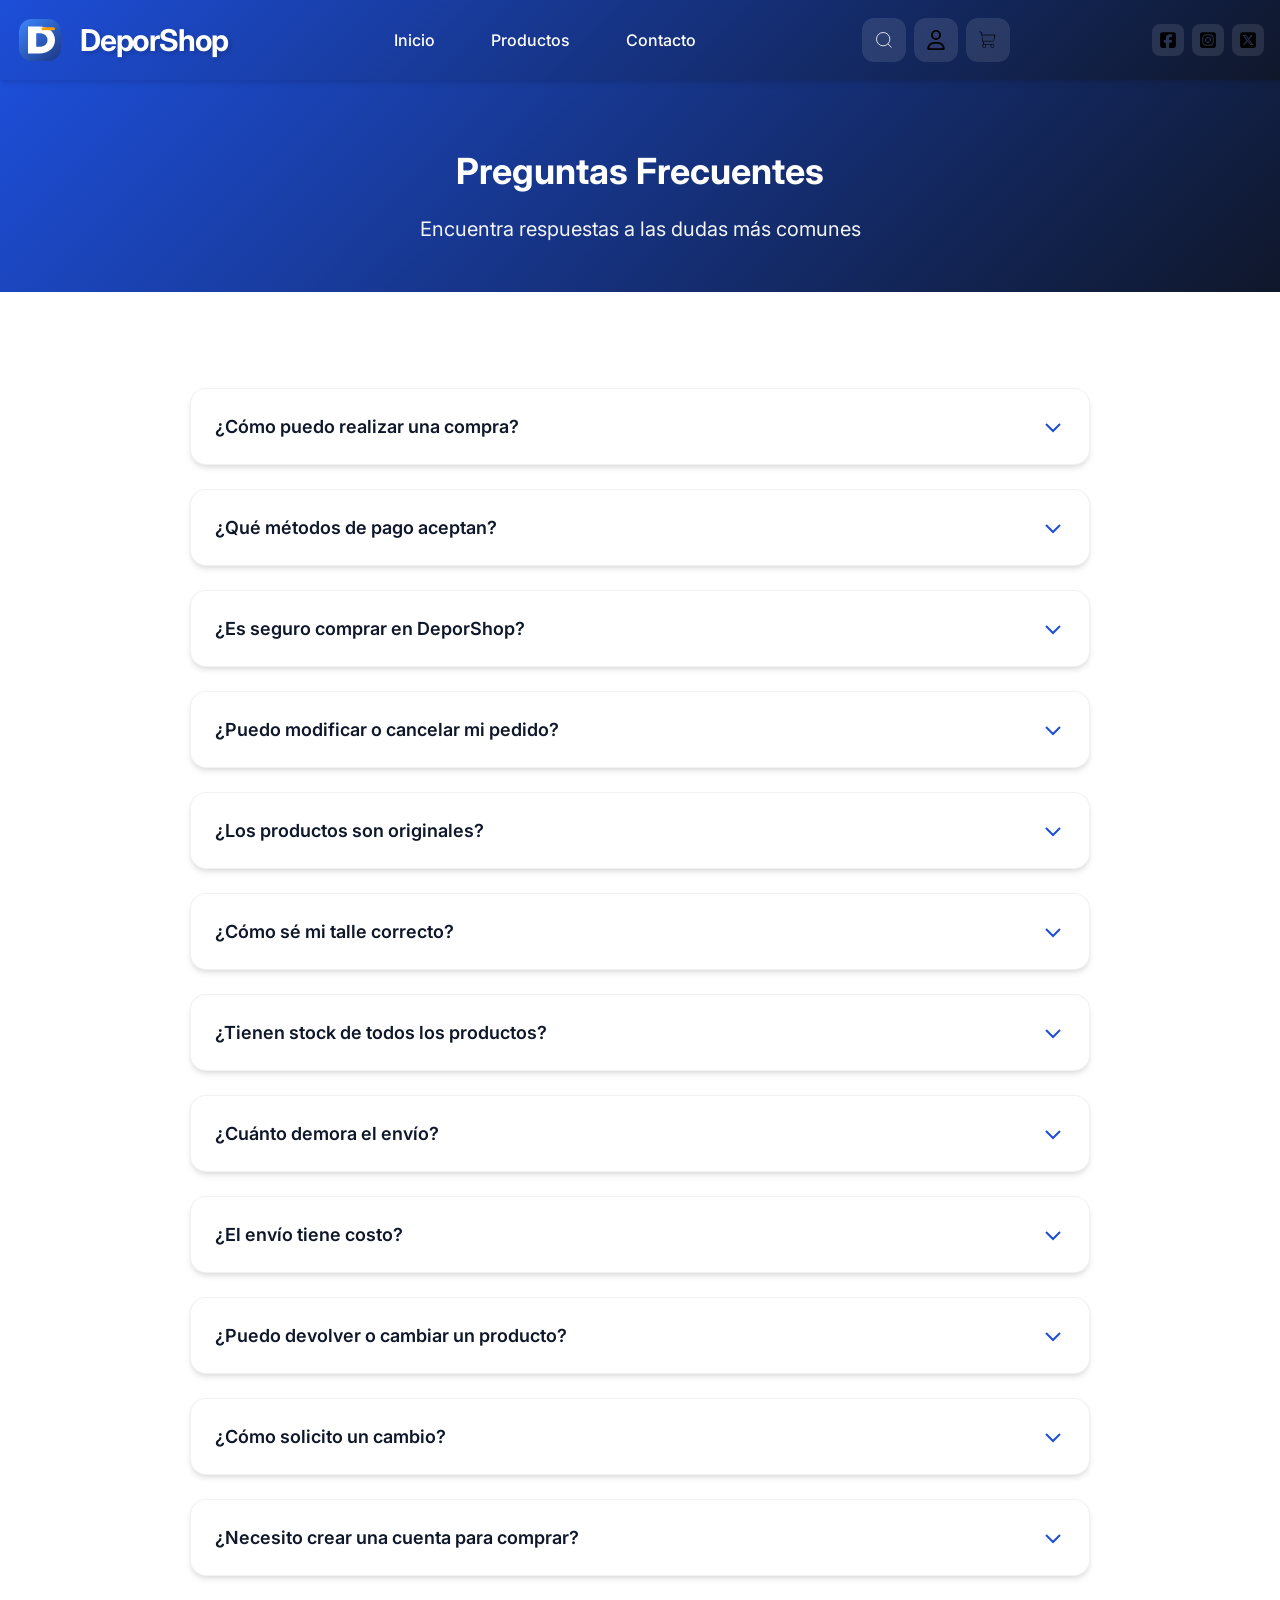
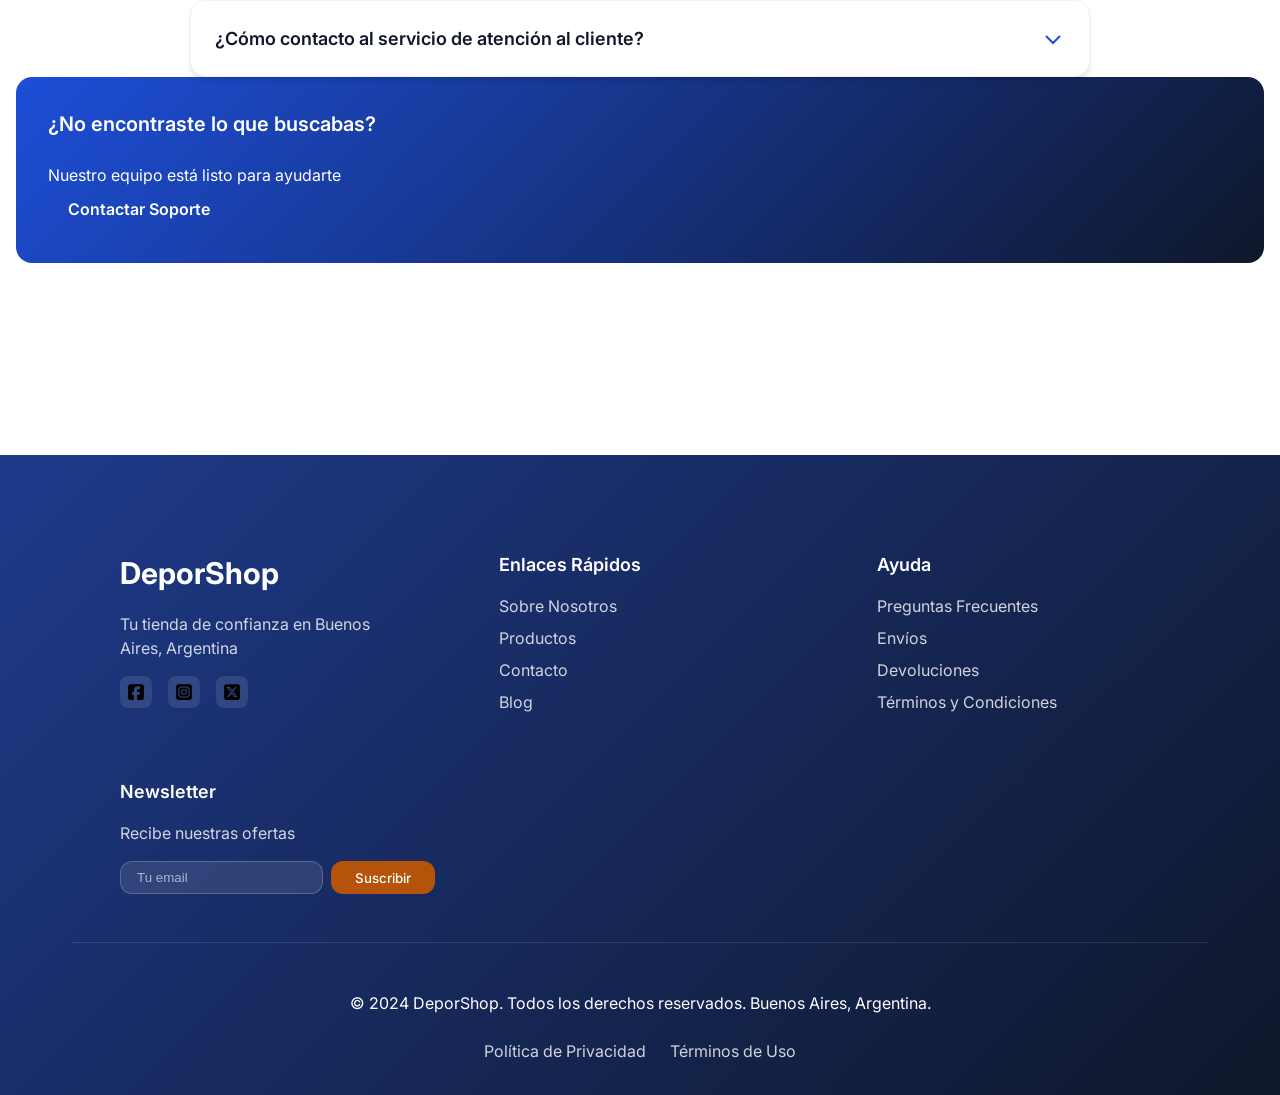
<file: front/preguntasfrecuentes.html>
<!DOCTYPE html>
<html lang="es">
<head>
    <meta charset="UTF-8">
    <meta name="viewport" content="width=device-width, initial-scale=1.0">
    <meta name="description" content="Preguntas Frecuentes - Resuelve tus dudas sobre compras, envíos y productos en DeporShop.">
    <meta name="keywords" content="FAQ, preguntas frecuentes, ayuda, DeporShop">
    <meta name="author" content="DeporShop">
    <title>Preguntas Frecuentes - DeporShop</title>
    <link rel="icon" href="img/favicon.svg" type="image/svg+xml">
    <link rel="stylesheet" href="css/style.css?v=5">
    <link rel="preconnect" href="https://fonts.googleapis.com">
    <link rel="preconnect" href="https://fonts.gstatic.com" crossorigin>
    <link href="https://fonts.googleapis.com/css2?family=Inter:wght@300;400;500;600;700;800&display=swap" rel="stylesheet">
</head>
<body>
    <header class="header">
        <div class="header__container">
            <div class="header__brand">
                <div class="header__logo">
                    <img src="./img/brand-mark.svg" alt="" class="logo-icon">
                </div>
                <h1 class="header__nombre">DeporShop</h1>
            </div>
            
            <nav class="header__nav" aria-label="Navegación principal">
                <a href="index.html" class="nav-link">Inicio</a>
                <a href="productos.html" class="nav-link">Productos</a>
                <a href="contacto.html" class="nav-link">Contacto</a>
            </nav>

            <div class="header__actions">
                <a href="productos.html" class="icon-button" aria-label="Buscar productos">
                    <svg viewBox="0 0 24 24" fill="none" stroke="currentColor">
                        <circle cx="11" cy="11" r="8"/>
                        <path d="m21 21-4.35-4.35"/>
                    </svg>
                </a>
                <a href="usuario.html" class="icon-button" aria-label="Usuario">
                    <img src="./img/Usuario.svg" alt="">
                </a>
                <a href="carrito.html" class="icon-button cart-button" aria-label="Carrito de compras">
                    <img src="./img/Carrito.png" alt="">
                    <span class="cart-badge">0</span>
                </a>
            </div>

            <div class="header__social">
                <a href="#" aria-label="Facebook" class="social-link">
                    <img src="./img/Facebook.svg" alt="">
                </a>
                <a href="#" aria-label="Instagram" class="social-link">
                    <img src="./img/Instagram.svg" alt="">
                </a>
                <a href="#" aria-label="Twitter" class="social-link">
                    <img src="./img/X.svg" alt="">
                </a>
            </div>
        </div>
    </header>

    <main class="main">
        <!-- Hero Section -->
        <section class="contact-hero">
            <div class="container">
                <h2 class="contact-hero__title">Preguntas Frecuentes</h2>
                <p class="contact-hero__subtitle">Encuentra respuestas a las dudas más comunes</p>
            </div>
        </section>

        <!-- FAQ Section -->
        <section class="faq-section">
            <div class="container">
                <div class="faq-grid">
                    <!-- Compras y Pagos -->
                    <details class="faq-item">
                        <summary class="faq-question">
                            ¿Cómo puedo realizar una compra?
                            <svg class="faq-icon" viewBox="0 0 24 24" fill="none" stroke="currentColor">
                                <path d="M19 9l-7 7-7-7"/>
                            </svg>
                        </summary>
                        <div class="faq-answer">
                            <p>Realizar una compra en DeporShop es muy sencillo:</p>
                            <ol>
                                <li>Navega por nuestro catálogo y selecciona los productos que desees</li>
                                <li>Haz clic en "Agregar al Carrito"</li>
                                <li>Cuando termines, ve al carrito y haz clic en "Finalizar Compra"</li>
                                <li>Completa tus datos de envío y pago</li>
                                <li>Confirma tu pedido y recibirás un email de confirmación</li>
                            </ol>
                        </div>
                    </details>

                    <details class="faq-item">
                        <summary class="faq-question">
                            ¿Qué métodos de pago aceptan?
                            <svg class="faq-icon" viewBox="0 0 24 24" fill="none" stroke="currentColor">
                                <path d="M19 9l-7 7-7-7"/>
                            </svg>
                        </summary>
                        <div class="faq-answer">
                            <p>Aceptamos múltiples formas de pago:</p>
                            <ul>
                                <li>Tarjetas de crédito: Visa, Mastercard, American Express (hasta 12 cuotas sin interés)</li>
                                <li>Tarjetas de débito</li>
                                <li>Mercado Pago</li>
                                <li>Transferencia bancaria</li>
                                <li>Efectivo en nuestra sucursal</li>
                            </ul>
                        </div>
                    </details>

                    <details class="faq-item">
                        <summary class="faq-question">
                            ¿Es seguro comprar en DeporShop?
                            <svg class="faq-icon" viewBox="0 0 24 24" fill="none" stroke="currentColor">
                                <path d="M19 9l-7 7-7-7"/>
                            </svg>
                        </summary>
                        <div class="faq-answer">
                            <p>¡Absolutamente! Tu seguridad es nuestra prioridad:</p>
                            <ul>
                                <li>Certificado SSL para proteger tus datos</li>
                                <li>No almacenamos información de tarjetas de crédito</li>
                                <li>Procesadores de pago certificados</li>
                                <li>Cumplimos con la Ley de Protección de Datos Personales</li>
                            </ul>
                        </div>
                    </details>

                    <details class="faq-item">
                        <summary class="faq-question">
                            ¿Puedo modificar o cancelar mi pedido?
                            <svg class="faq-icon" viewBox="0 0 24 24" fill="none" stroke="currentColor">
                                <path d="M19 9l-7 7-7-7"/>
                            </svg>
                        </summary>
                        <div class="faq-answer">
                            <p>Puedes modificar o cancelar tu pedido siempre que no haya sido despachado. Contáctanos inmediatamente a través de:</p>
                            <ul>
                                <li>WhatsApp: +54 11 1234-5678</li>
                                <li>Email: pedidos@deporshop.com</li>
                                <li>Teléfono: +54 11 1234-5678</li>
                            </ul>
                            <p>Una vez despachado, puedes hacer uso de nuestra política de devoluciones.</p>
                        </div>
                    </details>

                    <!-- Productos -->
                    <details class="faq-item">
                        <summary class="faq-question">
                            ¿Los productos son originales?
                            <svg class="faq-icon" viewBox="0 0 24 24" fill="none" stroke="currentColor">
                                <path d="M19 9l-7 7-7-7"/>
                            </svg>
                        </summary>
                        <div class="faq-answer">
                            <p>Sí, garantizamos que todos nuestros productos son 100% originales. Trabajamos directamente con distribuidores oficiales de Nike, Adidas, Puma, New Balance y todas las marcas que ofrecemos. Cada producto incluye:</p>
                            <ul>
                                <li>Garantía oficial de la marca</li>
                                <li>Etiquetas y packaging originales</li>
                                <li>Factura de compra</li>
                                <li>Certificado de autenticidad cuando aplique</li>
                            </ul>
                        </div>
                    </details>

                    <details class="faq-item">
                        <summary class="faq-question">
                            ¿Cómo sé mi talle correcto?
                            <svg class="faq-icon" viewBox="0 0 24 24" fill="none" stroke="currentColor">
                                <path d="M19 9l-7 7-7-7"/>
                            </svg>
                        </summary>
                        <div class="faq-answer">
                            <p>Cada producto tiene una guía de talles específica. Recomendaciones:</p>
                            <ul>
                                <li>Consulta la tabla de talles en la página de cada producto</li>
                                <li>Mide tu pie en centímetros y compáralo con nuestra guía</li>
                                <li>Ten en cuenta que algunos modelos pueden calzar más grande o pequeño</li>
                                <li>Si tienes dudas, contáctanos por WhatsApp para asesoramiento personalizado</li>
                            </ul>
                            <p>Si el talle no te queda bien, puedes realizar un cambio sin costo adicional.</p>
                        </div>
                    </details>

                    <details class="faq-item">
                        <summary class="faq-question">
                            ¿Tienen stock de todos los productos?
                            <svg class="faq-icon" viewBox="0 0 24 24" fill="none" stroke="currentColor">
                                <path d="M19 9l-7 7-7-7"/>
                            </svg>
                        </summary>
                        <div class="faq-answer">
                            <p>Nuestro stock se actualiza en tiempo real. Si un producto aparece en la web, tenemos stock disponible. En caso de que te interese un producto agotado:</p>
                            <ul>
                                <li>Puedes activar notificaciones para cuando vuelva a estar disponible</li>
                                <li>Contáctanos para consultar fecha estimada de reposición</li>
                                <li>Te podemos recomendar alternativas similares</li>
                            </ul>
                        </div>
                    </details>

                    <!-- Envíos -->
                    <details class="faq-item">
                        <summary class="faq-question">
                            ¿Cuánto demora el envío?
                            <svg class="faq-icon" viewBox="0 0 24 24" fill="none" stroke="currentColor">
                                <path d="M19 9l-7 7-7-7"/>
                            </svg>
                        </summary>
                        <div class="faq-answer">
                            <p>Los tiempos de entrega son:</p>
                            <ul>
                                <li><strong>CABA:</strong> 24-48 horas hábiles</li>
                                <li><strong>GBA:</strong> 2-3 días hábiles</li>
                                <li><strong>Interior (Buenos Aires):</strong> 3-5 días hábiles</li>
                                <li><strong>Resto del país:</strong> 5-7 días hábiles</li>
                            </ul>
                            <p>Recibirás un código de seguimiento por email para rastrear tu pedido en tiempo real.</p>
                        </div>
                    </details>

                    <details class="faq-item">
                        <summary class="faq-question">
                            ¿El envío tiene costo?
                            <svg class="faq-icon" viewBox="0 0 24 24" fill="none" stroke="currentColor">
                                <path d="M19 9l-7 7-7-7"/>
                            </svg>
                        </summary>
                        <div class="faq-answer">
                            <p><strong>¡Envío GRATIS en compras superiores a $50,000!</strong></p>
                            <p>Para compras menores, el costo varía según la zona:</p>
                            <ul>
                                <li>CABA: $3,500</li>
                                <li>GBA: $4,500</li>
                                <li>Interior: $5,500 - $8,500 (según provincia)</li>
                            </ul>
                            <p>El costo exacto se calcula al ingresar tu código postal en el checkout.</p>
                        </div>
                    </details>

                    <!-- Cambios y Devoluciones -->
                    <details class="faq-item">
                        <summary class="faq-question">
                            ¿Puedo devolver o cambiar un producto?
                            <svg class="faq-icon" viewBox="0 0 24 24" fill="none" stroke="currentColor">
                                <path d="M19 9l-7 7-7-7"/>
                            </svg>
                        </summary>
                        <div class="faq-answer">
                            <p>Sí, tienes 30 días corridos desde que recibiste el producto para realizar cambios o devoluciones.</p>
                            <p><strong>Condiciones:</strong></p>
                            <ul>
                                <li>Producto sin usar, con etiquetas originales</li>
                                <li>En su empaque original</li>
                                <li>Con la factura de compra</li>
                            </ul>
                            <p>Los cambios por talle o color no tienen costo adicional. Para devoluciones, el costo de envío corre por cuenta del cliente.</p>
                            <p><a href="devoluciones.html" class="form-link">Ver política completa de devoluciones →</a></p>
                        </div>
                    </details>

                    <details class="faq-item">
                        <summary class="faq-question">
                            ¿Cómo solicito un cambio?
                            <svg class="faq-icon" viewBox="0 0 24 24" fill="none" stroke="currentColor">
                                <path d="M19 9l-7 7-7-7"/>
                            </svg>
                        </summary>
                        <div class="faq-answer">
                            <p>Para solicitar un cambio:</p>
                            <ol>
                                <li>Contáctanos por email a: cambios@deporshop.com</li>
                                <li>Indica tu número de pedido y el motivo del cambio</li>
                                <li>Te enviaremos una etiqueta de devolución</li>
                                <li>Despacha el producto en cualquier correo</li>
                                <li>Recibirás tu nuevo producto en 5-7 días hábiles</li>
                            </ol>
                        </div>
                    </details>

                    <!-- Cuenta y Soporte -->
                    <details class="faq-item">
                        <summary class="faq-question">
                            ¿Necesito crear una cuenta para comprar?
                            <svg class="faq-icon" viewBox="0 0 24 24" fill="none" stroke="currentColor">
                                <path d="M19 9l-7 7-7-7"/>
                            </svg>
                        </summary>
                        <div class="faq-answer">
                            <p>No es obligatorio, pero crear una cuenta tiene beneficios:</p>
                            <ul>
                                <li>Proceso de compra más rápido</li>
                                <li>Historial de pedidos</li>
                                <li>Seguimiento de envíos</li>
                                <li>Ofertas exclusivas</li>
                                <li>Lista de favoritos</li>
                                <li>Notificaciones de reposición de stock</li>
                            </ul>
                            <p>Puedes comprar como invitado si lo prefieres.</p>
                        </div>
                    </details>

                    <details class="faq-item">
                        <summary class="faq-question">
                            ¿Cómo contacto al servicio de atención al cliente?
                            <svg class="faq-icon" viewBox="0 0 24 24" fill="none" stroke="currentColor">
                                <path d="M19 9l-7 7-7-7"/>
                            </svg>
                        </summary>
                        <div class="faq-answer">
                            <p>Estamos disponibles para ayudarte:</p>
                            <ul>
                                <li><strong>WhatsApp:</strong> +54 11 1234-5678 (Lun-Vie 9-20hs, Sáb 9-14hs)</li>
                                <li><strong>Email:</strong> info@deporshop.com (respondemos en 24hs)</li>
                                <li><strong>Teléfono:</strong> +54 11 1234-5678</li>
                                <li><strong>Formulario:</strong> <a href="contacto.html" class="form-link">Ir a Contacto</a></li>
                                <li><strong>Sucursal:</strong> Av. Corrientes 1234, CABA (Lun-Vie 9-18hs, Sáb 9-14hs)</li>
                            </ul>
                        </div>
                    </details>
                </div>

                <!-- CTA Section -->
                <div class="contact-social">
                    <h3 class="contact-social__title">¿No encontraste lo que buscabas?</h3>
                    <p>Nuestro equipo está listo para ayudarte</p>
                    <a href="contacto.html" class="btn btn--primary btn--large">Contactar Soporte</a>
                </div>
            </div>
        </section>
    </main>

    <footer class="footer">
        <div class="footer__container">
            <div class="footer__content">
                <div class="footer__section">
                    <h3 class="footer__title">DeporShop</h3>
                    <p class="footer__text">Tu tienda de confianza en Buenos Aires, Argentina</p>
                    <div class="footer__social">
                        <a href="#" aria-label="Facebook" class="social-link">
                            <img src="./img/Facebook.svg" alt="">
                        </a>
                        <a href="#" aria-label="Instagram" class="social-link">
                            <img src="./img/Instagram.svg" alt="">
                        </a>
                        <a href="#" aria-label="Twitter" class="social-link">
                            <img src="./img/X.svg" alt="">
                        </a>
                    </div>
                </div>
                
                <div class="footer__section">
                    <h4 class="footer__subtitle">Enlaces Rápidos</h4>
                    <nav class="footer__links">
                        <a href="sobrenosotros.html">Sobre Nosotros</a>
                        <a href="productos.html">Productos</a>
                        <a href="contacto.html">Contacto</a>
                        <a href="blog.html">Blog</a>
                    </nav>
                </div>

                <div class="footer__section">
                    <h4 class="footer__subtitle">Ayuda</h4>
                    <nav class="footer__links">
                        <a href="preguntasfrecuentes.html">Preguntas Frecuentes</a>
                        <a href="envios.html">Envíos</a>
                        <a href="devoluciones.html">Devoluciones</a>
                        <a href="terminosdeuso.html">Términos y Condiciones</a>
                    </nav>
                </div>

                <div class="footer__section">
                    <h4 class="footer__subtitle">Newsletter</h4>
                    <p class="footer__text">Recibe nuestras ofertas</p>
                    <form class="newsletter-form">
                        <input type="email" placeholder="Tu email" required>
                        <button type="submit">Suscribir</button>
                    </form>
                </div>
            </div>
            
            <div class="footer__bottom">
                <p>&copy; 2024 DeporShop. Todos los derechos reservados. Buenos Aires, Argentina.</p>
                <nav class="footer__legal">
                    <a href="politicadeprivacidad.html">Política de Privacidad</a>
                    <a href="terminosdeuso.html">Términos de Uso</a>
                </nav>
            </div>
        </div>
    </footer>

    <script src="js/cart.js"></script>
</body>
</html>
</file>
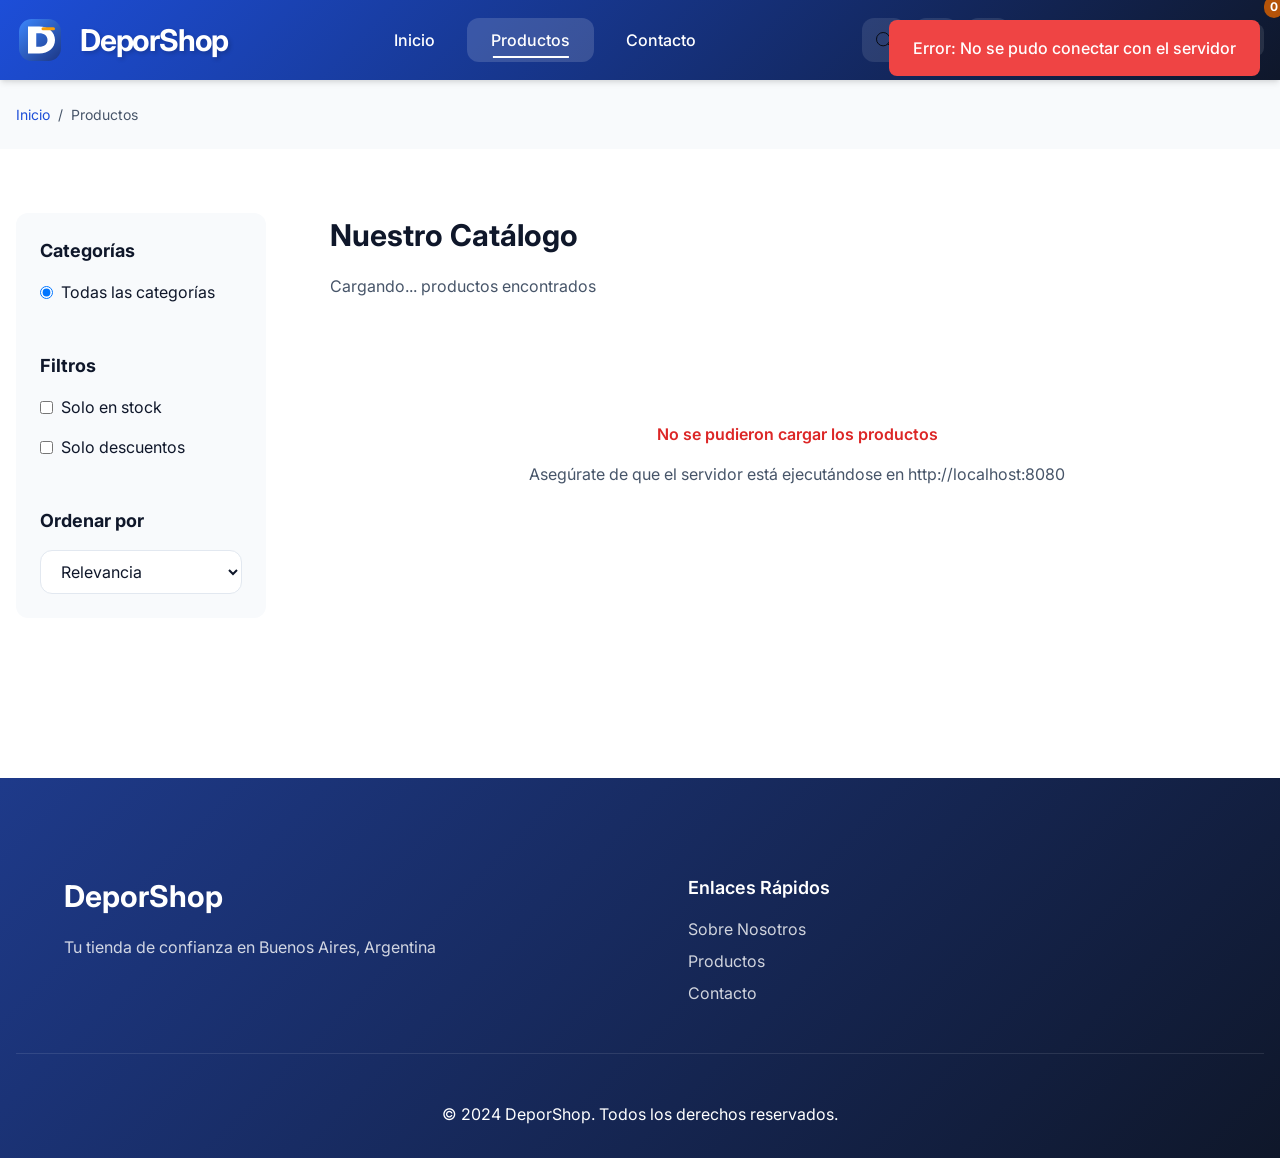
<file: front/productos.html>
<!DOCTYPE html>
<html lang="es">

<head>
    <meta charset="UTF-8">
    <meta name="viewport" content="width=device-width, initial-scale=1.0">
    <meta name="description" content="Catálogo de productos DeporShop - Zapatillas deportivas y accesorios">
    <meta name="keywords" content="zapatillas, deportivas, accesorios, comprar online">
    <title>Productos - DeporShop</title>
    <link rel="icon" href="img/favicon.svg" type="image/svg+xml">
    <link rel="stylesheet" href="css/style.css?v=5">
    <link rel="preconnect" href="https://fonts.googleapis.com">
    <link rel="preconnect" href="https://fonts.gstatic.com" crossorigin>
    <link href="https://fonts.googleapis.com/css2?family=Inter:wght@300;400;500;600;700;800&display=swap" rel="stylesheet">
</head>

<body>
    <header class="header">
        <div class="header__container">
            <div class="header__brand">
                <div class="header__logo">
                    <img src="./img/brand-mark.svg" alt="" class="logo-icon">
                </div>
                <h1 class="header__nombre">DeporShop</h1>
            </div>

            <nav class="header__nav" aria-label="Navegación principal">
                <a href="index.html" class="nav-link">Inicio</a>
                <a href="productos.html" class="nav-link active">Productos</a>
                <a href="contacto.html" class="nav-link">Contacto</a>
            </nav>

            <div class="header__actions">
                <button class="icon-button" aria-label="Buscar" onclick="toggleSearch()">
                    <svg viewBox="0 0 24 24" fill="none" stroke="currentColor">
                        <circle cx="11" cy="11" r="8" />
                        <path d="m21 21-4.35-4.35" />
                    </svg>
                </button>
                <a href="usuario.html" class="icon-button" aria-label="Usuario">
                    <img src="./img/Usuario.svg" alt="">
                </a>
                <a href="carrito.html" class="icon-button cart-button" aria-label="Carrito de compras">
                    <img src="./img/Carrito.png" alt="">
                    <span class="cart-badge">0</span>
                </a>
            </div>

            <div class="header__social">
                <a href="javascript:void(0)" aria-label="Facebook" class="social-link">
                    <img src="./img/Facebook.svg" alt="">
                </a>
                <a href="javascript:void(0)" aria-label="Instagram" class="social-link">
                    <img src="./img/Instagram.svg" alt="">
                </a>
                <a href="javascript:void(0)" aria-label="Twitter" class="social-link">
                    <img src="./img/X.svg" alt="">
                </a>
            </div>
        </div>
    </header>

    <main class="main">
        <!-- Breadcrumb -->
        <nav class="breadcrumb" aria-label="Ruta de navegación" style="padding: var(--space-lg) 0; background: var(--color-bg-secondary);">
            <div class="container" style="display: flex; gap: var(--space-sm); font-size: var(--font-size-sm); color: var(--color-text-secondary);">
                <a href="index.html" style="color: var(--color-primary);">Inicio</a>
                <span>/</span>
                <span>Productos</span>
            </div>
        </nav>

        <!-- Filtros y Productos -->
        <section class="products-section" style="padding: var(--space-3xl) 0;">
            <div class="container">
                <div style="display: grid; grid-template-columns: 250px 1fr; gap: var(--space-3xl);">
                    <!-- Sidebar de Filtros -->
                    <aside style="background: var(--color-bg-secondary); padding: var(--space-lg); border-radius: var(--radius-lg);">
                        <div style="margin-bottom: var(--space-2xl);">
                            <h3 style="font-size: var(--font-size-lg); font-weight: var(--font-weight-bold); margin-bottom: var(--space-md);">Categorías</h3>
                            <div id="categoriesFilter" style="display: flex; flex-direction: column; gap: var(--space-sm);">
                                <label style="display: flex; align-items: center; gap: var(--space-sm); cursor: pointer;">
                                    <input type="radio" name="categoria" value="all" checked>
                                    <span>Todas las categorías</span>
                                </label>
                            </div>
                        </div>

                        <div style="margin-bottom: var(--space-2xl);">
                            <h3 style="font-size: var(--font-size-lg); font-weight: var(--font-weight-bold); margin-bottom: var(--space-md);">Filtros</h3>
                            <label style="display: flex; align-items: center; gap: var(--space-sm); margin-bottom: var(--space-md); cursor: pointer;">
                                <input type="checkbox" id="soloEnStock">
                                <span>Solo en stock</span>
                            </label>
                            <label style="display: flex; align-items: center; gap: var(--space-sm); cursor: pointer;">
                                <input type="checkbox" id="soloConDescuento">
                                <span>Solo descuentos</span>
                            </label>
                        </div>

                        <div>
                            <h3 style="font-size: var(--font-size-lg); font-weight: var(--font-weight-bold); margin-bottom: var(--space-md);">Ordenar por</h3>
                            <select id="ordenar" class="form-select" style="width: 100%;">
                                <option value="relevancia">Relevancia</option>
                                <option value="precio-asc">Precio: menor a mayor</option>
                                <option value="precio-desc">Precio: mayor a menor</option>
                                <option value="nombre">Nombre (A-Z)</option>
                                <option value="rating">Mejor valorado</option>
                            </select>
                        </div>
                    </aside>

                    <!-- Grid de Productos -->
                    <div>
                        <div style="margin-bottom: var(--space-2xl);">
                            <h2 style="font-size: var(--font-size-3xl); font-weight: var(--font-weight-bold); margin-bottom: var(--space-md);">Nuestro Catálogo</h2>
                            <div style="color: var(--color-text-secondary);">
                                <span id="productCount">Cargando...</span> productos encontrados
                            </div>
                        </div>

                        <div id="productosContainer" class="products-grid">
                            <div style="grid-column: 1/-1; text-align: center; padding: 40px;">
                                <p>Cargando productos...</p>
                            </div>
                        </div>
                    </div>
                </div>
            </div>
        </section>
    </main>

    <footer class="footer">
        <div class="container">
            <div class="footer__content">
                <div class="footer__section">
                    <h3 class="footer__title">DeporShop</h3>
                    <p class="footer__text">Tu tienda de confianza en Buenos Aires, Argentina</p>
                </div>
                <div class="footer__section">
                    <h4 class="footer__subtitle">Enlaces Rápidos</h4>
                    <nav class="footer__links">
                        <a href="sobrenosotros.html">Sobre Nosotros</a>
                        <a href="productos.html">Productos</a>
                        <a href="contacto.html">Contacto</a>
                    </nav>
                </div>
            </div>
            <div class="footer__bottom">
                <p>&copy; 2024 DeporShop. Todos los derechos reservados.</p>
            </div>
        </div>
    </footer>

    <!-- Search Overlay -->
    <div id="searchOverlay" class="search-overlay" aria-hidden="true">
        <div class="search-container">
            <button id="closeSearch" class="close-search" aria-label="Cerrar búsqueda">
                <svg viewBox="0 0 24 24" fill="none" stroke="currentColor" stroke-width="2">
                    <path d="M18 6L6 18M6 6l12 12" />
                </svg>
            </button>
            <form id="searchForm" class="search-form">
                <input type="text" id="searchInput" placeholder="¿Qué estás buscando?" autocomplete="off">
                <button type="submit" class="search-submit" aria-label="Buscar">
                    <svg viewBox="0 0 24 24" fill="none" stroke="currentColor" stroke-width="2">
                        <circle cx="11" cy="11" r="8" />
                        <path d="m21 21-4.35-4.35" />
                    </svg>
                </button>
            </form>
        </div>
    </div>

    <script src="js/api.js"></script>
    <script src="js/search.js"></script>
    <script src="js/productos.js"></script>
</body>

</html>
</file>
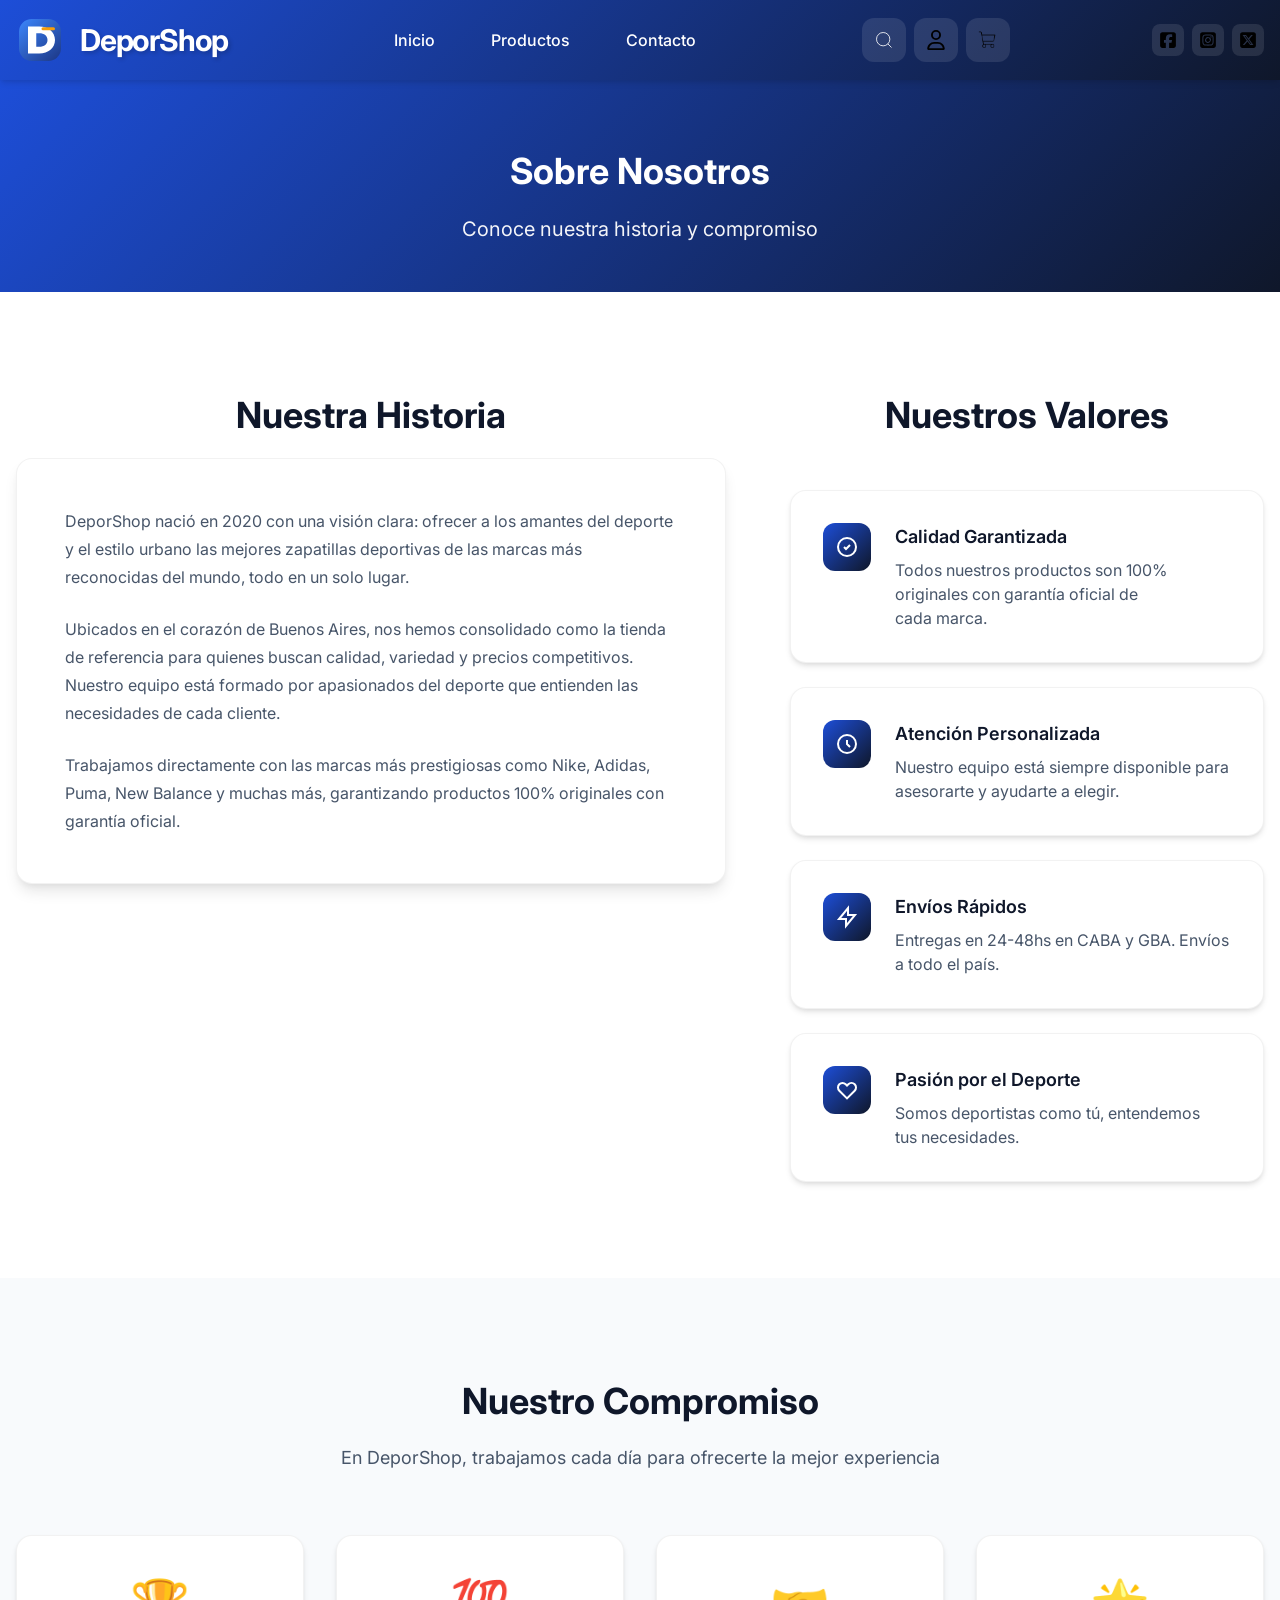
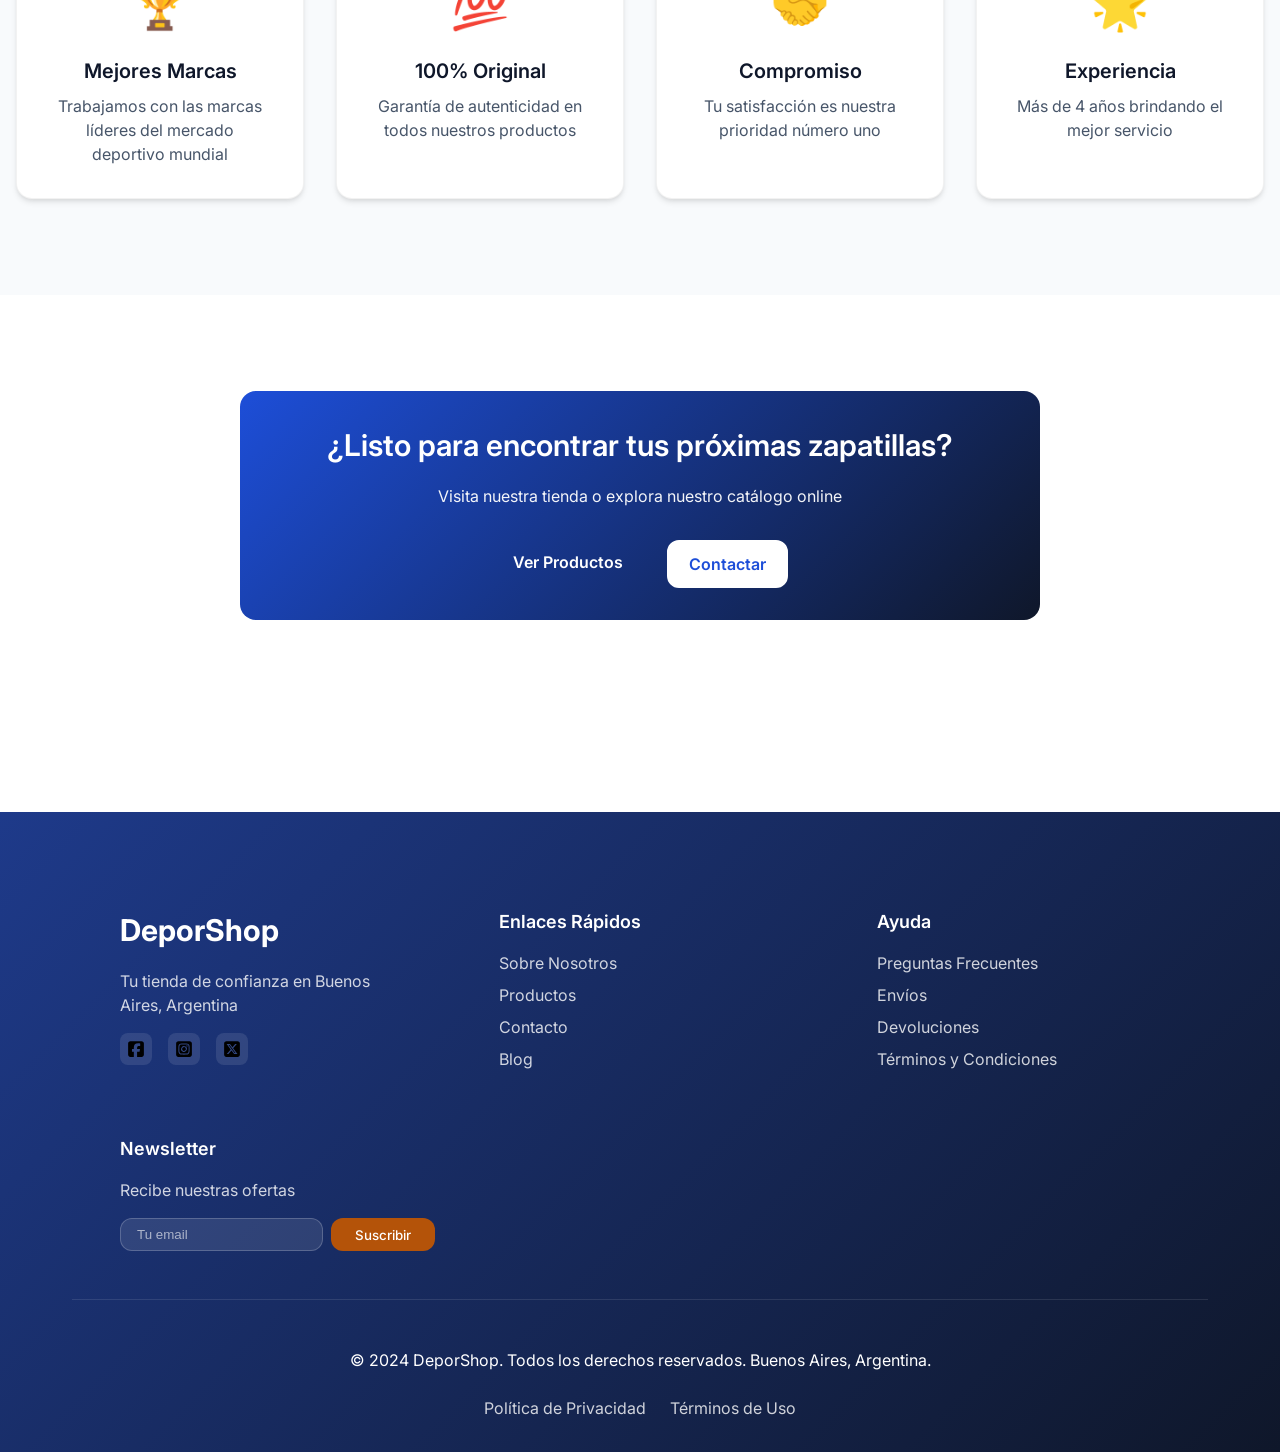
<file: front/sobrenosotros.html>
<!DOCTYPE html>
<html lang="es">
<head>
    <meta charset="UTF-8">
    <meta name="viewport" content="width=device-width, initial-scale=1.0">
    <meta name="description" content="Conoce la historia de DeporShop, tu tienda de confianza para zapatillas deportivas en Buenos Aires, Argentina.">
    <meta name="keywords" content="DeporShop, sobre nosotros, historia, tienda deportiva, Buenos Aires">
    <meta name="author" content="DeporShop">
    <title>Sobre Nosotros - DeporShop</title>
    <link rel="icon" href="img/favicon.svg" type="image/svg+xml">
    <link rel="stylesheet" href="css/style.css?v=5">
    <link rel="preconnect" href="https://fonts.googleapis.com">
    <link rel="preconnect" href="https://fonts.gstatic.com" crossorigin>
    <link href="https://fonts.googleapis.com/css2?family=Inter:wght@300;400;500;600;700;800&display=swap" rel="stylesheet">
</head>
<body>
    <header class="header">
        <div class="header__container">
            <div class="header__brand">
                <div class="header__logo">
                    <img src="./img/brand-mark.svg" alt="" class="logo-icon">
                </div>
                <h1 class="header__nombre">DeporShop</h1>
            </div>
            
            <nav class="header__nav" aria-label="Navegación principal">
                <a href="index.html" class="nav-link">Inicio</a>
                <a href="productos.html" class="nav-link">Productos</a>
                <a href="contacto.html" class="nav-link">Contacto</a>
            </nav>

            <div class="header__actions">
                <a href="productos.html" class="icon-button" aria-label="Buscar productos">
                    <svg viewBox="0 0 24 24" fill="none" stroke="currentColor">
                        <circle cx="11" cy="11" r="8"/>
                        <path d="m21 21-4.35-4.35"/>
                    </svg>
                </a>
                <a href="usuario.html" class="icon-button" aria-label="Usuario">
                    <img src="./img/Usuario.svg" alt="">
                </a>
                <a href="carrito.html" class="icon-button cart-button" aria-label="Carrito de compras">
                    <img src="./img/Carrito.png" alt="">
                    <span class="cart-badge">0</span>
                </a>
            </div>

            <div class="header__social">
                <a href="#" aria-label="Facebook" class="social-link">
                    <img src="./img/Facebook.svg" alt="">
                </a>
                <a href="#" aria-label="Instagram" class="social-link">
                    <img src="./img/Instagram.svg" alt="">
                </a>
                <a href="#" aria-label="Twitter" class="social-link">
                    <img src="./img/X.svg" alt="">
                </a>
            </div>
        </div>
    </header>

    <main class="main">
        <!-- Hero Section -->
        <section class="contact-hero">
            <div class="container">
                <h2 class="contact-hero__title">Sobre Nosotros</h2>
                <p class="contact-hero__subtitle">Conoce nuestra historia y compromiso</p>
            </div>
        </section>

        <!-- Historia Section -->
        <section class="contact-section">
            <div class="container">
                <div class="contact-grid">
                    <div>
                        <h2 class="section-title">Nuestra Historia</h2>
                        <div class="contact-form-wrapper">
                            <p style="margin-bottom: var(--space-lg); line-height: var(--line-height-relaxed); color: var(--color-text-secondary);">
                                DeporShop nació en 2020 con una visión clara: ofrecer a los amantes del deporte y el estilo urbano las mejores zapatillas deportivas de las marcas más reconocidas del mundo, todo en un solo lugar.
                            </p>
                            <p style="margin-bottom: var(--space-lg); line-height: var(--line-height-relaxed); color: var(--color-text-secondary);">
                                Ubicados en el corazón de Buenos Aires, nos hemos consolidado como la tienda de referencia para quienes buscan calidad, variedad y precios competitivos. Nuestro equipo está formado por apasionados del deporte que entienden las necesidades de cada cliente.
                            </p>
                            <p style="margin-bottom: 0; line-height: var(--line-height-relaxed); color: var(--color-text-secondary);">
                                Trabajamos directamente con las marcas más prestigiosas como Nike, Adidas, Puma, New Balance y muchas más, garantizando productos 100% originales con garantía oficial.
                            </p>
                        </div>
                    </div>

                    <div class="contact-info-wrapper">
                        <h3 class="section-title">Nuestros Valores</h3>
                        <div class="contact-info-cards">
                            <div class="contact-info-card">
                                <div class="contact-info-card__icon">
                                    <svg viewBox="0 0 24 24" fill="none">
                                        <path d="M9 12l2 2 4-4m6 2a9 9 0 11-18 0 9 9 0 0118 0z"/>
                                    </svg>
                                </div>
                                <div class="contact-info-card__content">
                                    <h4 class="contact-info-card__title">Calidad Garantizada</h4>
                                    <p class="contact-info-card__text">Todos nuestros productos son 100% originales con garantía oficial de cada marca.</p>
                                </div>
                            </div>

                            <div class="contact-info-card">
                                <div class="contact-info-card__icon">
                                    <svg viewBox="0 0 24 24" fill="none">
                                        <path d="M12 8v4l3 3m6-3a9 9 0 11-18 0 9 9 0 0118 0z"/>
                                    </svg>
                                </div>
                                <div class="contact-info-card__content">
                                    <h4 class="contact-info-card__title">Atención Personalizada</h4>
                                    <p class="contact-info-card__text">Nuestro equipo está siempre disponible para asesorarte y ayudarte a elegir.</p>
                                </div>
                            </div>

                            <div class="contact-info-card">
                                <div class="contact-info-card__icon">
                                    <svg viewBox="0 0 24 24" fill="none">
                                        <path d="M13 10V3L4 14h7v7l9-11h-7z"/>
                                    </svg>
                                </div>
                                <div class="contact-info-card__content">
                                    <h4 class="contact-info-card__title">Envíos Rápidos</h4>
                                    <p class="contact-info-card__text">Entregas en 24-48hs en CABA y GBA. Envíos a todo el país.</p>
                                </div>
                            </div>

                            <div class="contact-info-card">
                                <div class="contact-info-card__icon">
                                    <svg viewBox="0 0 24 24" fill="none">
                                        <path d="M4.318 6.318a4.5 4.5 0 000 6.364L12 20.364l7.682-7.682a4.5 4.5 0 00-6.364-6.364L12 7.636l-1.318-1.318a4.5 4.5 0 00-6.364 0z"/>
                                    </svg>
                                </div>
                                <div class="contact-info-card__content">
                                    <h4 class="contact-info-card__title">Pasión por el Deporte</h4>
                                    <p class="contact-info-card__text">Somos deportistas como tú, entendemos tus necesidades.</p>
                                </div>
                            </div>
                        </div>
                    </div>
                </div>
            </div>
        </section>

        <!-- Equipo Section -->
        <section class="contact-section" style="background: var(--color-bg-secondary); padding: var(--space-4xl) 0;">
            <div class="container">
                <h2 class="section-title text-center">Nuestro Compromiso</h2>
                <p class="section-subtitle text-center">En DeporShop, trabajamos cada día para ofrecerte la mejor experiencia</p>
                
                <div class="benefits__grid" style="margin-top: var(--space-3xl);">
                    <div class="benefit-card">
                        <div class="benefit-card__icon">🏆</div>
                        <h3 class="benefit-card__title">Mejores Marcas</h3>
                        <p class="benefit-card__text">Trabajamos con las marcas líderes del mercado deportivo mundial</p>
                    </div>
                    <div class="benefit-card">
                        <div class="benefit-card__icon">💯</div>
                        <h3 class="benefit-card__title">100% Original</h3>
                        <p class="benefit-card__text">Garantía de autenticidad en todos nuestros productos</p>
                    </div>
                    <div class="benefit-card">
                        <div class="benefit-card__icon">🤝</div>
                        <h3 class="benefit-card__title">Compromiso</h3>
                        <p class="benefit-card__text">Tu satisfacción es nuestra prioridad número uno</p>
                    </div>
                    <div class="benefit-card">
                        <div class="benefit-card__icon">🌟</div>
                        <h3 class="benefit-card__title">Experiencia</h3>
                        <p class="benefit-card__text">Más de 4 años brindando el mejor servicio</p>
                    </div>
                </div>
            </div>
        </section>

        <!-- CTA Section -->
        <section class="contact-section">
            <div class="container">
                <div class="contact-social" style="max-width: 800px; margin: 0 auto; text-align: center;">
                    <h3 class="contact-social__title" style="font-size: var(--font-size-3xl); margin-bottom: var(--space-md);">¿Listo para encontrar tus próximas zapatillas?</h3>
                    <p style="margin-bottom: var(--space-xl); opacity: 0.95;">Visita nuestra tienda o explora nuestro catálogo online</p>
                    <div style="display: flex; gap: var(--space-lg); justify-content: center; flex-wrap: wrap;">
                        <a href="productos.html" class="btn btn--primary btn--large">Ver Productos</a>
                        <a href="contacto.html" class="btn btn--secondary btn--large" style="background: white; color: var(--color-primary); border: 2px solid white;">Contactar</a>
                    </div>
                </div>
            </div>
        </section>
    </main>

    <footer class="footer">
        <div class="footer__container">
            <div class="footer__content">
                <div class="footer__section">
                    <h3 class="footer__title">DeporShop</h3>
                    <p class="footer__text">Tu tienda de confianza en Buenos Aires, Argentina</p>
                    <div class="footer__social">
                        <a href="#" aria-label="Facebook" class="social-link">
                            <img src="./img/Facebook.svg" alt="">
                        </a>
                        <a href="#" aria-label="Instagram" class="social-link">
                            <img src="./img/Instagram.svg" alt="">
                        </a>
                        <a href="#" aria-label="Twitter" class="social-link">
                            <img src="./img/X.svg" alt="">
                        </a>
                    </div>
                </div>
                
                <div class="footer__section">
                    <h4 class="footer__subtitle">Enlaces Rápidos</h4>
                    <nav class="footer__links">
                        <a href="sobrenosotros.html">Sobre Nosotros</a>
                        <a href="productos.html">Productos</a>
                        <a href="contacto.html">Contacto</a>
                        <a href="blog.html">Blog</a>
                    </nav>
                </div>

                <div class="footer__section">
                    <h4 class="footer__subtitle">Ayuda</h4>
                    <nav class="footer__links">
                        <a href="#">Preguntas Frecuentes</a>
                        <a href="#">Envíos</a>
                        <a href="#">Devoluciones</a>
                        <a href="#">Términos y Condiciones</a>
                    </nav>
                </div>

                <div class="footer__section">
                    <h4 class="footer__subtitle">Newsletter</h4>
                    <p class="footer__text">Recibe nuestras ofertas</p>
                    <form class="newsletter-form">
                        <input type="email" placeholder="Tu email" required>
                        <button type="submit">Suscribir</button>
                    </form>
                </div>
            </div>
            
            <div class="footer__bottom">
                <p>&copy; 2024 DeporShop. Todos los derechos reservados. Buenos Aires, Argentina.</p>
                <nav class="footer__legal">
                    <a href="#">Política de Privacidad</a>
                    <a href="#">Términos de Uso</a>
                </nav>
            </div>
        </div>
    </footer>

    <script src="js/cart.js"></script>
</body>
</html>
</file>
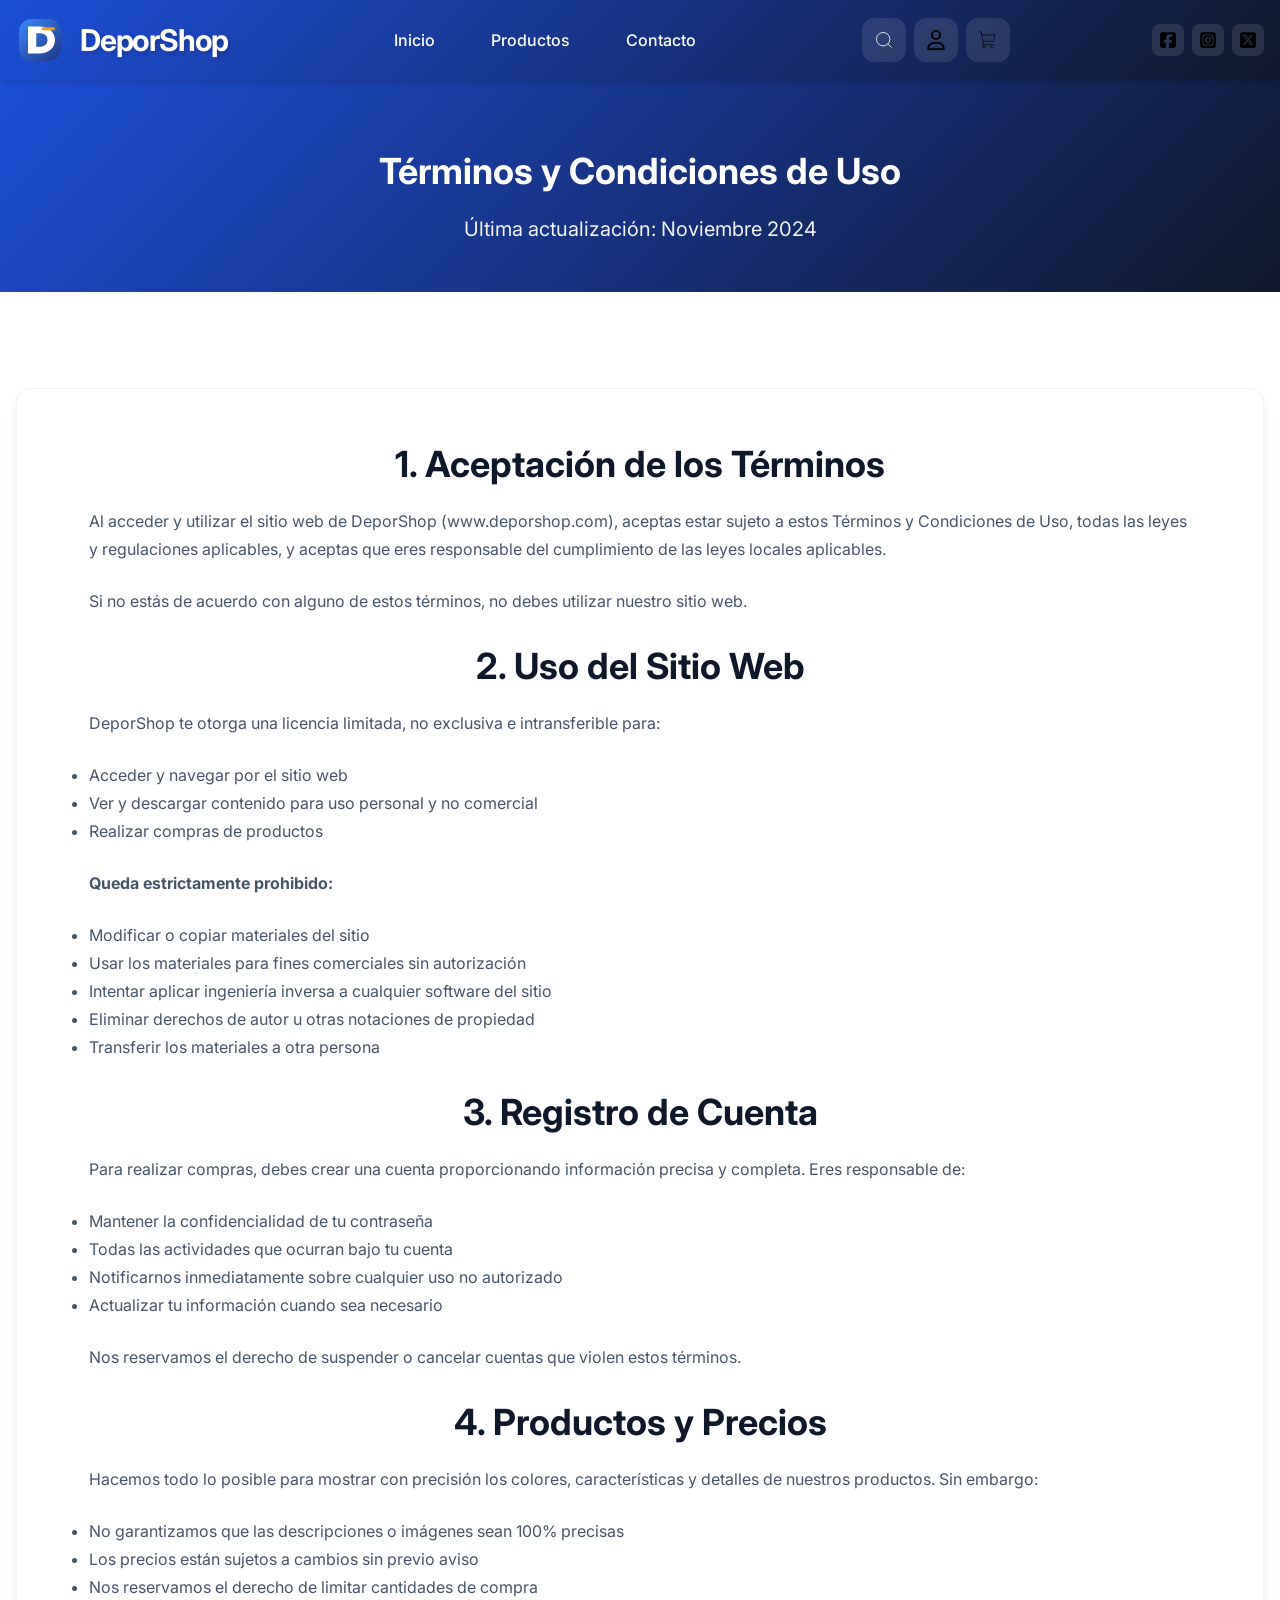
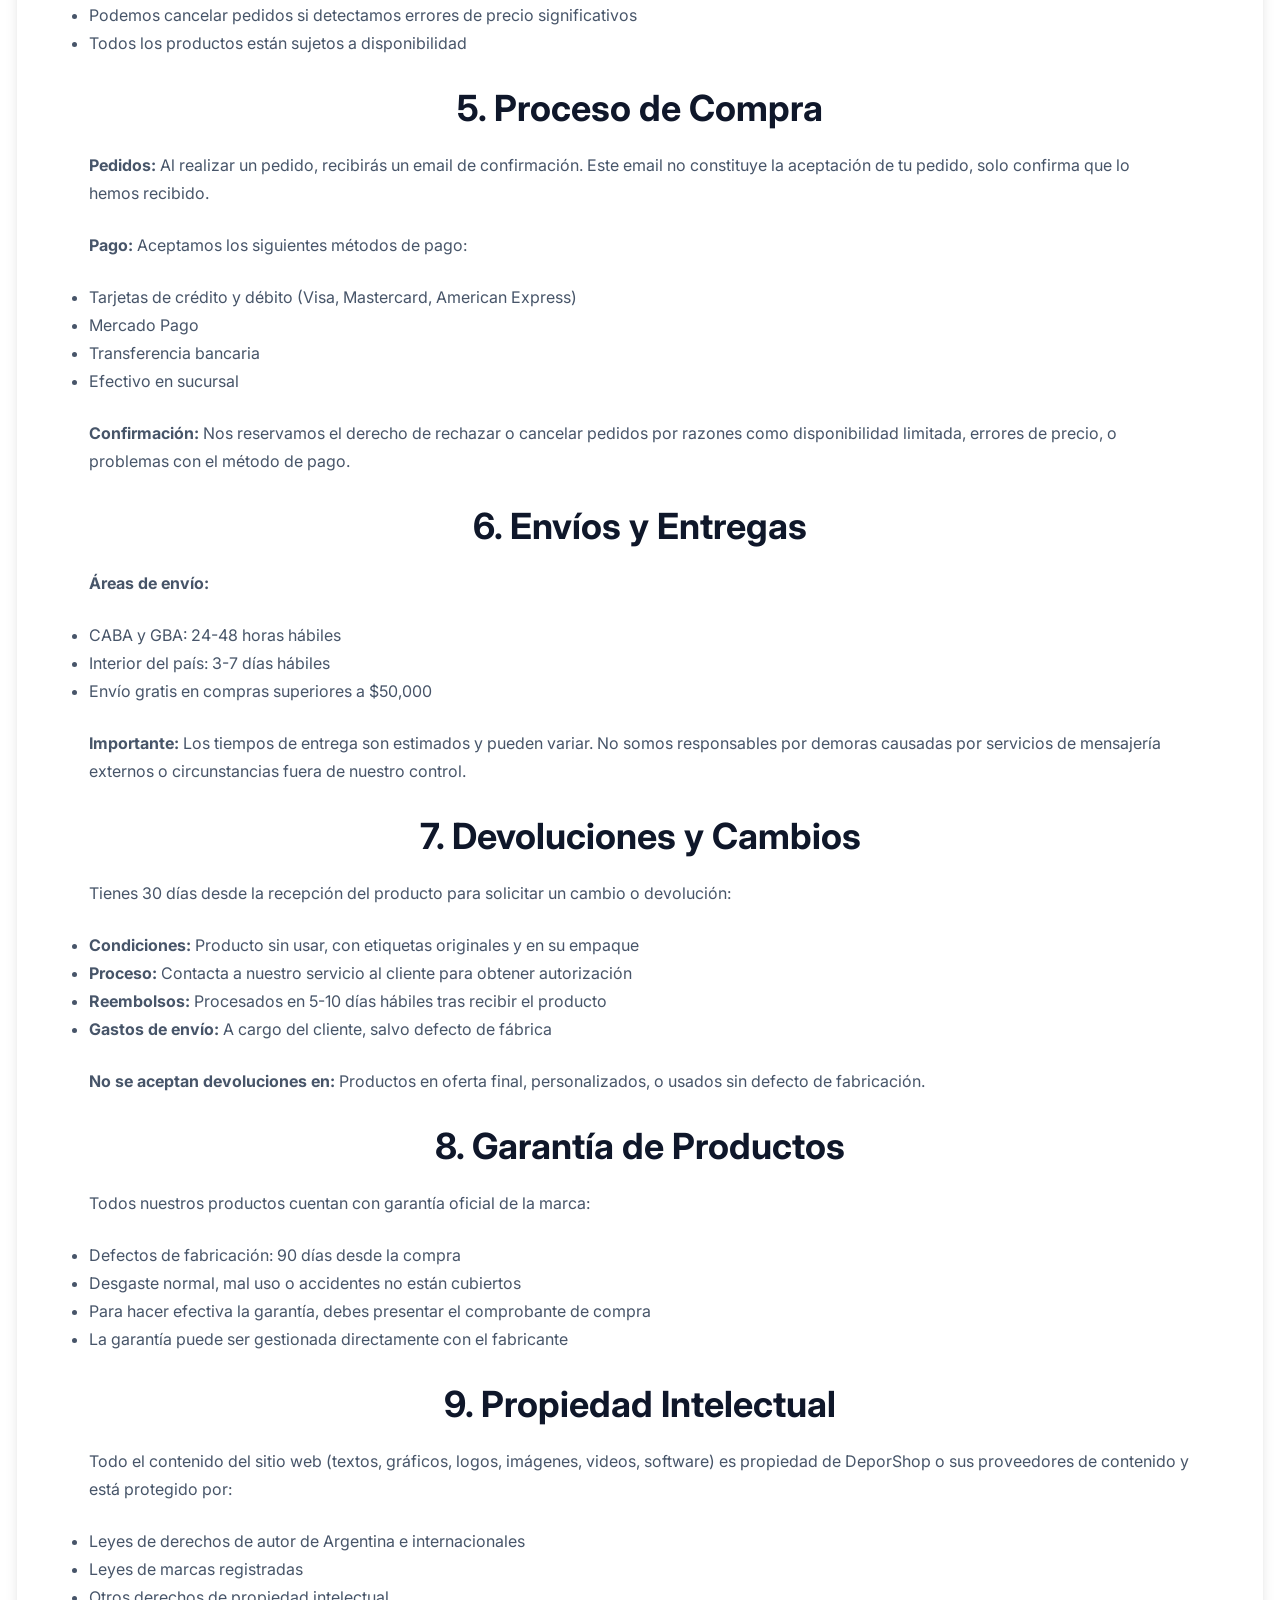
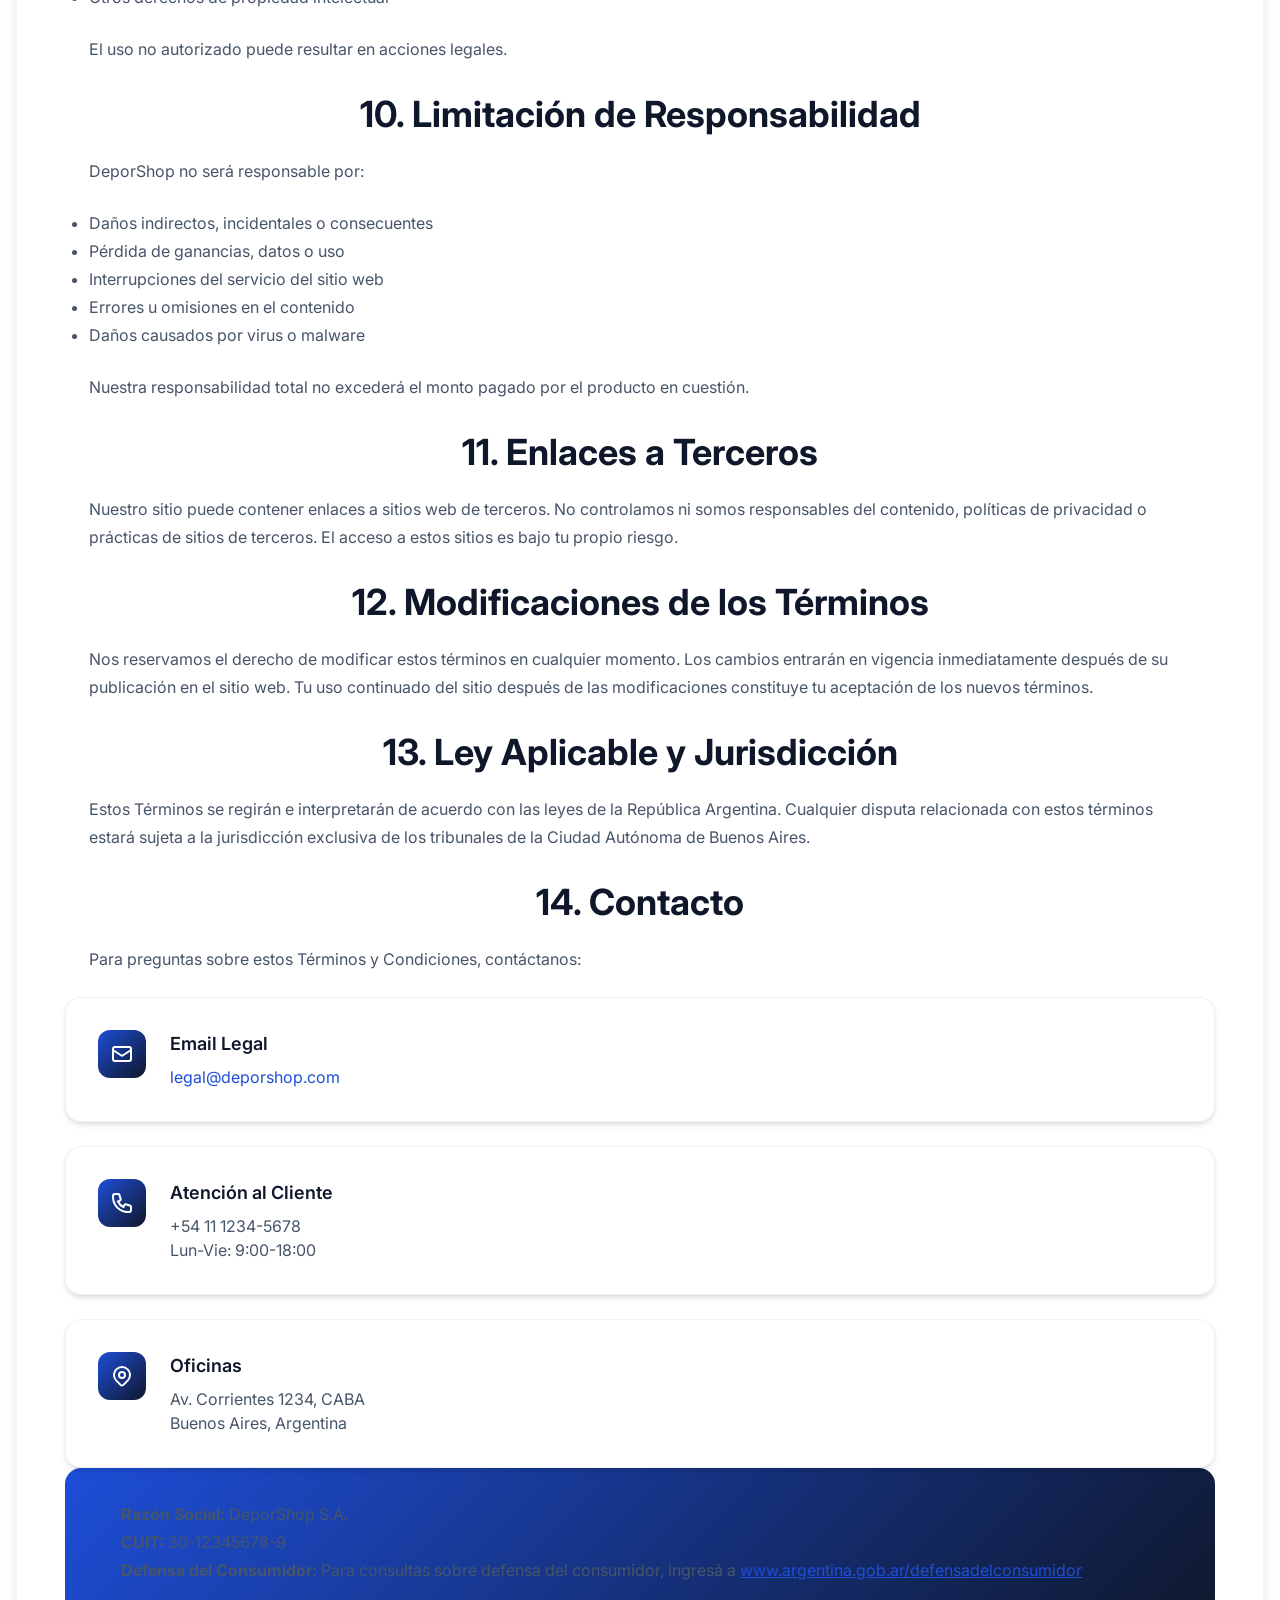
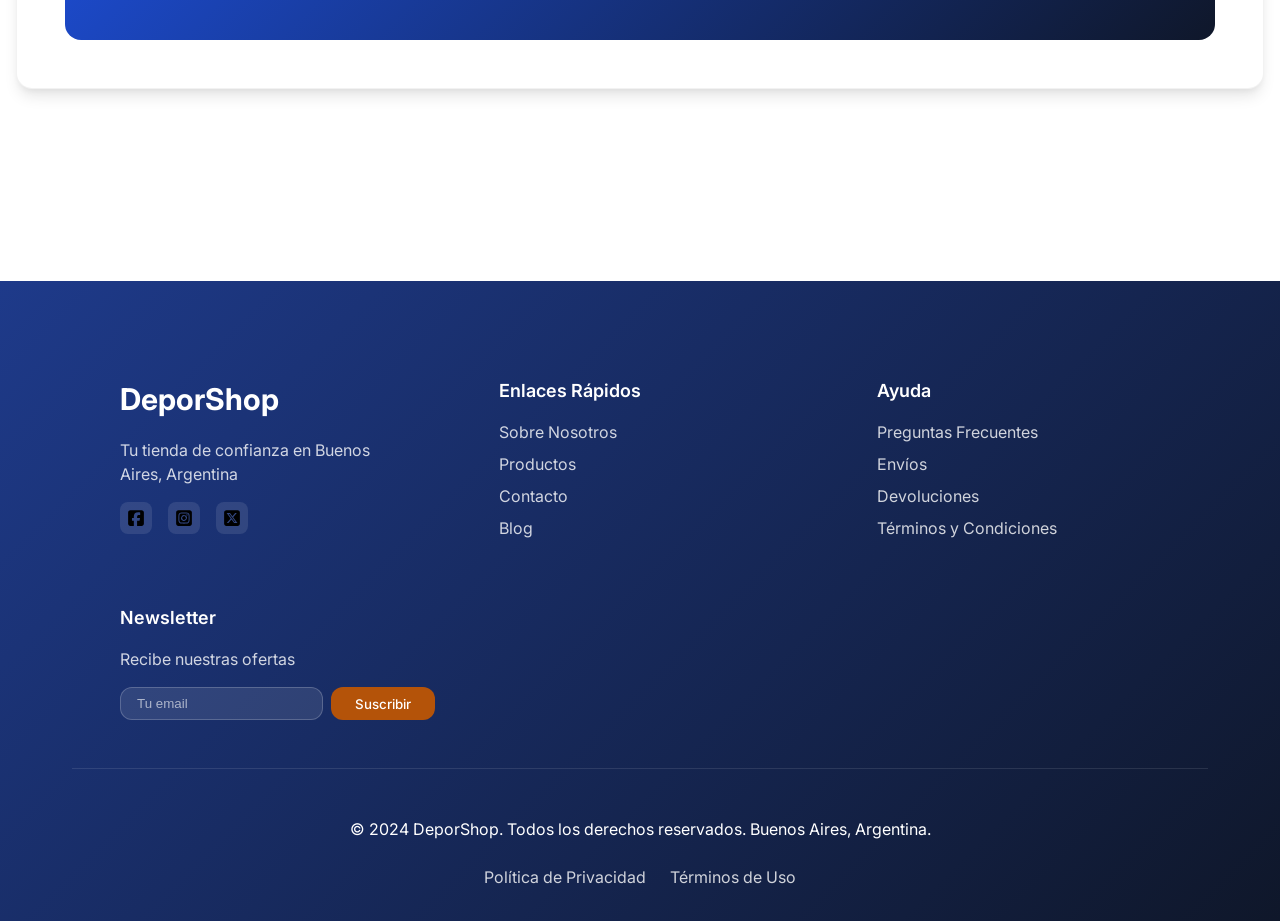
<file: front/terminosdeuso.html>
<!DOCTYPE html>
<html lang="es">
<head>
    <meta charset="UTF-8">
    <meta name="viewport" content="width=device-width, initial-scale=1.0">
    <meta name="description" content="Términos y Condiciones de Uso de DeporShop - Lee nuestros términos de servicio.">
    <meta name="keywords" content="términos, condiciones, uso, DeporShop, legal">
    <meta name="author" content="DeporShop">
    <title>Términos de Uso - DeporShop</title>
    <link rel="icon" href="img/favicon.svg" type="image/svg+xml">
    <link rel="stylesheet" href="css/style.css?v=5">
    <link rel="preconnect" href="https://fonts.googleapis.com">
    <link rel="preconnect" href="https://fonts.gstatic.com" crossorigin>
    <link href="https://fonts.googleapis.com/css2?family=Inter:wght@300;400;500;600;700;800&display=swap" rel="stylesheet">
</head>
<body>
    <header class="header">
        <div class="header__container">
            <div class="header__brand">
                <div class="header__logo">
                    <img src="./img/brand-mark.svg" alt="" class="logo-icon">
                </div>
                <h1 class="header__nombre">DeporShop</h1>
            </div>
            
            <nav class="header__nav" aria-label="Navegación principal">
                <a href="index.html" class="nav-link">Inicio</a>
                <a href="productos.html" class="nav-link">Productos</a>
                <a href="contacto.html" class="nav-link">Contacto</a>
            </nav>

            <div class="header__actions">
                <a href="productos.html" class="icon-button" aria-label="Buscar productos">
                    <svg viewBox="0 0 24 24" fill="none" stroke="currentColor">
                        <circle cx="11" cy="11" r="8"/>
                        <path d="m21 21-4.35-4.35"/>
                    </svg>
                </a>
                <a href="usuario.html" class="icon-button" aria-label="Usuario">
                    <img src="./img/Usuario.svg" alt="">
                </a>
                <a href="carrito.html" class="icon-button cart-button" aria-label="Carrito de compras">
                    <img src="./img/Carrito.png" alt="">
                    <span class="cart-badge">0</span>
                </a>
            </div>

            <div class="header__social">
                <a href="#" aria-label="Facebook" class="social-link">
                    <img src="./img/Facebook.svg" alt="">
                </a>
                <a href="#" aria-label="Instagram" class="social-link">
                    <img src="./img/Instagram.svg" alt="">
                </a>
                <a href="#" aria-label="Twitter" class="social-link">
                    <img src="./img/X.svg" alt="">
                </a>
            </div>
        </div>
    </header>

    <main class="main">
        <!-- Hero Section -->
        <section class="contact-hero">
            <div class="container">
                <h2 class="contact-hero__title">Términos y Condiciones de Uso</h2>
                <p class="contact-hero__subtitle">Última actualización: Noviembre 2024</p>
            </div>
        </section>

        <!-- Content Section -->
        <section class="contact-section">
            <div class="container">
                <div class="contact-form-wrapper">
                    <h2 class="section-title">1. Aceptación de los Términos</h2>
                    <p class="faq-answer">
                        Al acceder y utilizar el sitio web de DeporShop (www.deporshop.com), aceptas estar sujeto a 
                        estos Términos y Condiciones de Uso, todas las leyes y regulaciones aplicables, y aceptas que 
                        eres responsable del cumplimiento de las leyes locales aplicables.
                    </p>
                    <p class="faq-answer">
                        Si no estás de acuerdo con alguno de estos términos, no debes utilizar nuestro sitio web.
                    </p>

                    <h2 class="section-title">2. Uso del Sitio Web</h2>
                    <p class="faq-answer">
                        DeporShop te otorga una licencia limitada, no exclusiva e intransferible para:
                    </p>
                    <ul class="faq-answer">
                        <li>Acceder y navegar por el sitio web</li>
                        <li>Ver y descargar contenido para uso personal y no comercial</li>
                        <li>Realizar compras de productos</li>
                    </ul>
                    <p class="faq-answer">
                        <strong>Queda estrictamente prohibido:</strong>
                    </p>
                    <ul class="faq-answer">
                        <li>Modificar o copiar materiales del sitio</li>
                        <li>Usar los materiales para fines comerciales sin autorización</li>
                        <li>Intentar aplicar ingeniería inversa a cualquier software del sitio</li>
                        <li>Eliminar derechos de autor u otras notaciones de propiedad</li>
                        <li>Transferir los materiales a otra persona</li>
                    </ul>

                    <h2 class="section-title">3. Registro de Cuenta</h2>
                    <p class="faq-answer">
                        Para realizar compras, debes crear una cuenta proporcionando información precisa y completa. 
                        Eres responsable de:
                    </p>
                    <ul class="faq-answer">
                        <li>Mantener la confidencialidad de tu contraseña</li>
                        <li>Todas las actividades que ocurran bajo tu cuenta</li>
                        <li>Notificarnos inmediatamente sobre cualquier uso no autorizado</li>
                        <li>Actualizar tu información cuando sea necesario</li>
                    </ul>
                    <p class="faq-answer">
                        Nos reservamos el derecho de suspender o cancelar cuentas que violen estos términos.
                    </p>

                    <h2 class="section-title">4. Productos y Precios</h2>
                    <p class="faq-answer">
                        Hacemos todo lo posible para mostrar con precisión los colores, características y detalles 
                        de nuestros productos. Sin embargo:
                    </p>
                    <ul class="faq-answer">
                        <li>No garantizamos que las descripciones o imágenes sean 100% precisas</li>
                        <li>Los precios están sujetos a cambios sin previo aviso</li>
                        <li>Nos reservamos el derecho de limitar cantidades de compra</li>
                        <li>Podemos cancelar pedidos si detectamos errores de precio significativos</li>
                        <li>Todos los productos están sujetos a disponibilidad</li>
                    </ul>

                    <h2 class="section-title">5. Proceso de Compra</h2>
                    <p class="faq-answer">
                        <strong>Pedidos:</strong> Al realizar un pedido, recibirás un email de confirmación. 
                        Este email no constituye la aceptación de tu pedido, solo confirma que lo hemos recibido.
                    </p>
                    <p class="faq-answer">
                        <strong>Pago:</strong> Aceptamos los siguientes métodos de pago:
                    </p>
                    <ul class="faq-answer">
                        <li>Tarjetas de crédito y débito (Visa, Mastercard, American Express)</li>
                        <li>Mercado Pago</li>
                        <li>Transferencia bancaria</li>
                        <li>Efectivo en sucursal</li>
                    </ul>
                    <p class="faq-answer">
                        <strong>Confirmación:</strong> Nos reservamos el derecho de rechazar o cancelar pedidos por 
                        razones como disponibilidad limitada, errores de precio, o problemas con el método de pago.
                    </p>

                    <h2 class="section-title">6. Envíos y Entregas</h2>
                    <p class="faq-answer">
                        <strong>Áreas de envío:</strong>
                    </p>
                    <ul class="faq-answer">
                        <li>CABA y GBA: 24-48 horas hábiles</li>
                        <li>Interior del país: 3-7 días hábiles</li>
                        <li>Envío gratis en compras superiores a $50,000</li>
                    </ul>
                    <p class="faq-answer">
                        <strong>Importante:</strong> Los tiempos de entrega son estimados y pueden variar. 
                        No somos responsables por demoras causadas por servicios de mensajería externos o 
                        circunstancias fuera de nuestro control.
                    </p>

                    <h2 class="section-title">7. Devoluciones y Cambios</h2>
                    <p class="faq-answer">
                        Tienes 30 días desde la recepción del producto para solicitar un cambio o devolución:
                    </p>
                    <ul class="faq-answer">
                        <li><strong>Condiciones:</strong> Producto sin usar, con etiquetas originales y en su empaque</li>
                        <li><strong>Proceso:</strong> Contacta a nuestro servicio al cliente para obtener autorización</li>
                        <li><strong>Reembolsos:</strong> Procesados en 5-10 días hábiles tras recibir el producto</li>
                        <li><strong>Gastos de envío:</strong> A cargo del cliente, salvo defecto de fábrica</li>
                    </ul>
                    <p class="faq-answer">
                        <strong>No se aceptan devoluciones en:</strong> Productos en oferta final, personalizados, 
                        o usados sin defecto de fabricación.
                    </p>

                    <h2 class="section-title">8. Garantía de Productos</h2>
                    <p class="faq-answer">
                        Todos nuestros productos cuentan con garantía oficial de la marca:
                    </p>
                    <ul class="faq-answer">
                        <li>Defectos de fabricación: 90 días desde la compra</li>
                        <li>Desgaste normal, mal uso o accidentes no están cubiertos</li>
                        <li>Para hacer efectiva la garantía, debes presentar el comprobante de compra</li>
                        <li>La garantía puede ser gestionada directamente con el fabricante</li>
                    </ul>

                    <h2 class="section-title">9. Propiedad Intelectual</h2>
                    <p class="faq-answer">
                        Todo el contenido del sitio web (textos, gráficos, logos, imágenes, videos, software) 
                        es propiedad de DeporShop o sus proveedores de contenido y está protegido por:
                    </p>
                    <ul class="faq-answer">
                        <li>Leyes de derechos de autor de Argentina e internacionales</li>
                        <li>Leyes de marcas registradas</li>
                        <li>Otros derechos de propiedad intelectual</li>
                    </ul>
                    <p class="faq-answer">
                        El uso no autorizado puede resultar en acciones legales.
                    </p>

                    <h2 class="section-title">10. Limitación de Responsabilidad</h2>
                    <p class="faq-answer">
                        DeporShop no será responsable por:
                    </p>
                    <ul class="faq-answer">
                        <li>Daños indirectos, incidentales o consecuentes</li>
                        <li>Pérdida de ganancias, datos o uso</li>
                        <li>Interrupciones del servicio del sitio web</li>
                        <li>Errores u omisiones en el contenido</li>
                        <li>Daños causados por virus o malware</li>
                    </ul>
                    <p class="faq-answer">
                        Nuestra responsabilidad total no excederá el monto pagado por el producto en cuestión.
                    </p>

                    <h2 class="section-title">11. Enlaces a Terceros</h2>
                    <p class="faq-answer">
                        Nuestro sitio puede contener enlaces a sitios web de terceros. No controlamos ni 
                        somos responsables del contenido, políticas de privacidad o prácticas de sitios de terceros. 
                        El acceso a estos sitios es bajo tu propio riesgo.
                    </p>

                    <h2 class="section-title">12. Modificaciones de los Términos</h2>
                    <p class="faq-answer">
                        Nos reservamos el derecho de modificar estos términos en cualquier momento. Los cambios 
                        entrarán en vigencia inmediatamente después de su publicación en el sitio web. 
                        Tu uso continuado del sitio después de las modificaciones constituye tu aceptación 
                        de los nuevos términos.
                    </p>

                    <h2 class="section-title">13. Ley Aplicable y Jurisdicción</h2>
                    <p class="faq-answer">
                        Estos Términos se regirán e interpretarán de acuerdo con las leyes de la República Argentina. 
                        Cualquier disputa relacionada con estos términos estará sujeta a la jurisdicción exclusiva 
                        de los tribunales de la Ciudad Autónoma de Buenos Aires.
                    </p>

                    <h2 class="section-title">14. Contacto</h2>
                    <p class="faq-answer">
                        Para preguntas sobre estos Términos y Condiciones, contáctanos:
                    </p>
                    <div class="contact-info-cards">
                        <div class="contact-info-card">
                            <div class="contact-info-card__icon">
                                <svg viewBox="0 0 24 24" fill="none">
                                    <path d="M3 8l7.89 5.26a2 2 0 002.22 0L21 8M5 19h14a2 2 0 002-2V7a2 2 0 00-2-2H5a2 2 0 00-2 2v10a2 2 0 002 2z"/>
                                </svg>
                            </div>
                            <div class="contact-info-card__content">
                                <h4 class="contact-info-card__title">Email Legal</h4>
                                <p class="contact-info-card__text">
                                    <a href="mailto:legal@deporshop.com">legal@deporshop.com</a>
                                </p>
                            </div>
                        </div>
                        <div class="contact-info-card">
                            <div class="contact-info-card__icon">
                                <svg viewBox="0 0 24 24" fill="none">
                                    <path d="M3 5a2 2 0 012-2h3.28a1 1 0 01.948.684l1.498 4.493a1 1 0 01-.502 1.21l-2.257 1.13a11.042 11.042 0 005.516 5.516l1.13-2.257a1 1 0 011.21-.502l4.493 1.498a1 1 0 01.684.949V19a2 2 0 01-2 2h-1C9.716 21 3 14.284 3 6V5z"/>
                                </svg>
                            </div>
                            <div class="contact-info-card__content">
                                <h4 class="contact-info-card__title">Atención al Cliente</h4>
                                <p class="contact-info-card__text">
                                    +54 11 1234-5678<br>
                                    Lun-Vie: 9:00-18:00
                                </p>
                            </div>
                        </div>
                        <div class="contact-info-card">
                            <div class="contact-info-card__icon">
                                <svg viewBox="0 0 24 24" fill="none">
                                    <path d="M17.657 16.657L13.414 20.9a1.998 1.998 0 01-2.827 0l-4.244-4.243a8 8 0 1111.314 0z"/>
                                    <path d="M15 11a3 3 0 11-6 0 3 3 0 016 0z"/>
                                </svg>
                            </div>
                            <div class="contact-info-card__content">
                                <h4 class="contact-info-card__title">Oficinas</h4>
                                <p class="contact-info-card__text">
                                    Av. Corrientes 1234, CABA<br>
                                    Buenos Aires, Argentina
                                </p>
                            </div>
                        </div>
                    </div>

                    <div class="contact-social">
                        <p class="faq-answer">
                            <strong>Razón Social:</strong> DeporShop S.A.<br>
                            <strong>CUIT:</strong> 30-12345678-9<br>
                            <strong>Defensa del Consumidor:</strong> Para consultas sobre defensa del consumidor, 
                            ingresá a <a href="https://www.argentina.gob.ar/produccion/defensadelconsumidor" 
                            class="form-link" target="_blank">www.argentina.gob.ar/defensadelconsumidor</a>
                        </p>
                    </div>
                </div>
            </div>
        </section>
    </main>

    <footer class="footer">
        <div class="footer__container">
            <div class="footer__content">
                <div class="footer__section">
                    <h3 class="footer__title">DeporShop</h3>
                    <p class="footer__text">Tu tienda de confianza en Buenos Aires, Argentina</p>
                    <div class="footer__social">
                        <a href="#" aria-label="Facebook" class="social-link">
                            <img src="./img/Facebook.svg" alt="">
                        </a>
                        <a href="#" aria-label="Instagram" class="social-link">
                            <img src="./img/Instagram.svg" alt="">
                        </a>
                        <a href="#" aria-label="Twitter" class="social-link">
                            <img src="./img/X.svg" alt="">
                        </a>
                    </div>
                </div>
                
                <div class="footer__section">
                    <h4 class="footer__subtitle">Enlaces Rápidos</h4>
                    <nav class="footer__links">
                        <a href="sobrenosotros.html">Sobre Nosotros</a>
                        <a href="productos.html">Productos</a>
                        <a href="contacto.html">Contacto</a>
                        <a href="blog.html">Blog</a>
                    </nav>
                </div>

                <div class="footer__section">
                    <h4 class="footer__subtitle">Ayuda</h4>
                    <nav class="footer__links">
                        <a href="#">Preguntas Frecuentes</a>
                        <a href="#">Envíos</a>
                        <a href="#">Devoluciones</a>
                        <a href="terminosdeuso.html">Términos y Condiciones</a>
                    </nav>
                </div>

                <div class="footer__section">
                    <h4 class="footer__subtitle">Newsletter</h4>
                    <p class="footer__text">Recibe nuestras ofertas</p>
                    <form class="newsletter-form">
                        <input type="email" placeholder="Tu email" required>
                        <button type="submit">Suscribir</button>
                    </form>
                </div>
            </div>
            
            <div class="footer__bottom">
                <p>&copy; 2024 DeporShop. Todos los derechos reservados. Buenos Aires, Argentina.</p>
                <nav class="footer__legal">
                    <a href="politicadeprivacidad.html">Política de Privacidad</a>
                    <a href="terminosdeuso.html">Términos de Uso</a>
                </nav>
            </div>
        </div>
    </footer>

    <script src="js/cart.js"></script>
</body>
</html>
</file>
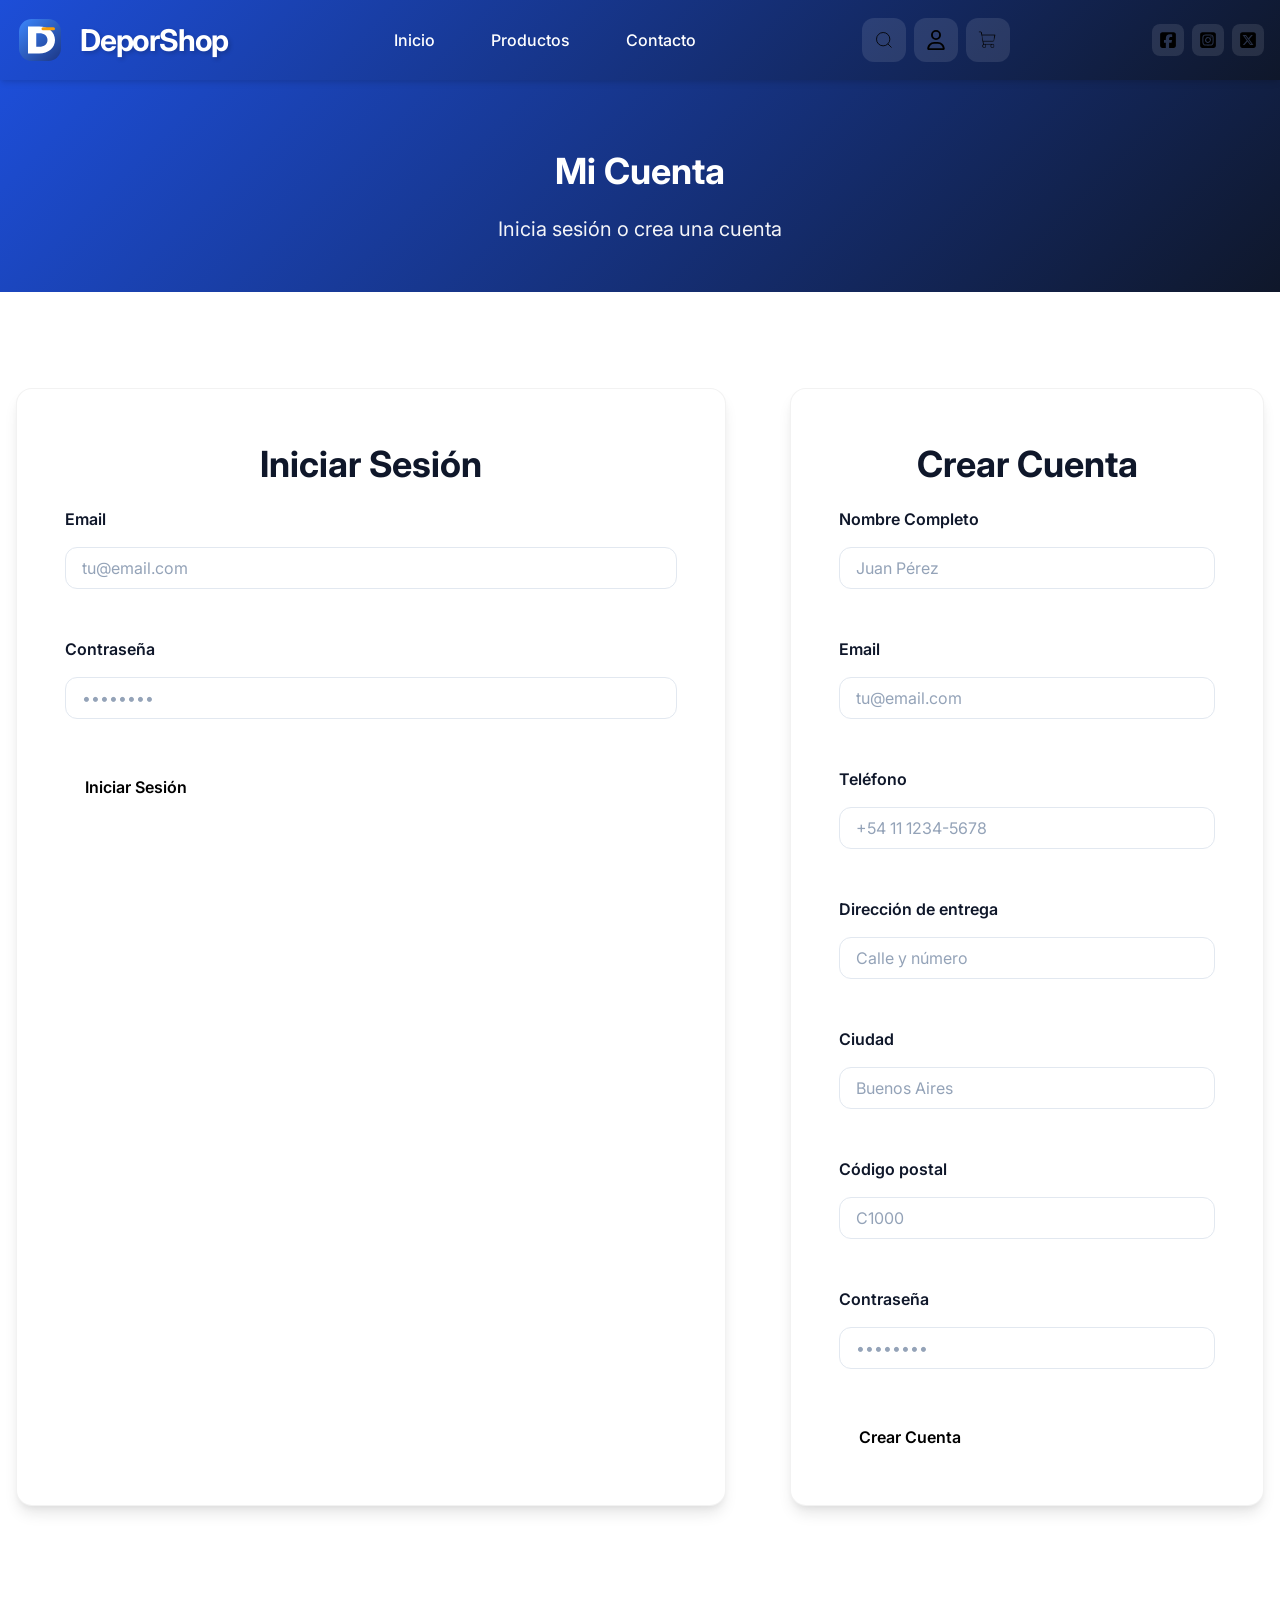
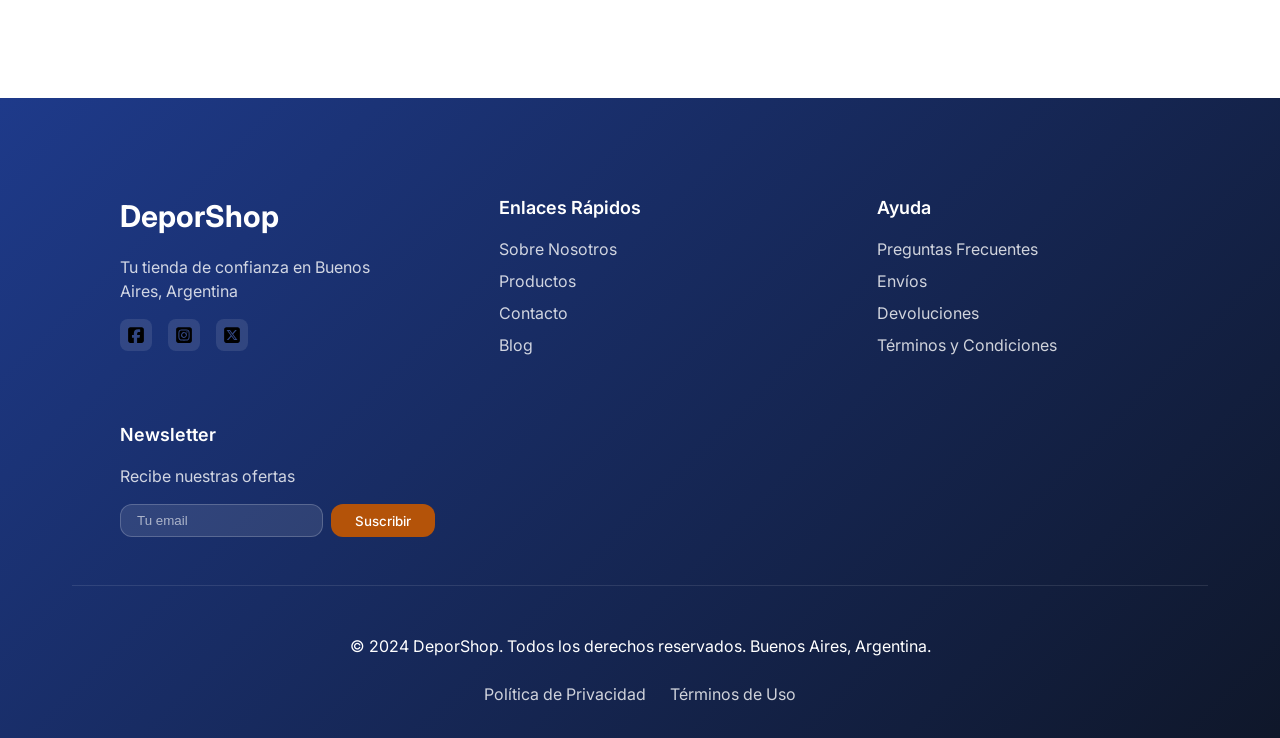
<file: front/usuario.html>
<!DOCTYPE html>
<html lang="es">
<head>
    <meta charset="UTF-8">
    <meta name="viewport" content="width=device-width, initial-scale=1.0">
    <meta name="description" content="Mi Cuenta - DeporShop">
    <title>Mi Cuenta - DeporShop</title>
    <link rel="icon" href="img/favicon.svg" type="image/svg+xml">
    <link rel="stylesheet" href="css/style.css?v=7">
    <link rel="preconnect" href="https://fonts.googleapis.com">
    <link rel="preconnect" href="https://fonts.gstatic.com" crossorigin>
    <link href="https://fonts.googleapis.com/css2?family=Inter:wght@300;400;500;600;700;800&display=swap" rel="stylesheet">
</head>
<body>
    <header class="header">
        <div class="header__container">
            <div class="header__brand">
                <div class="header__logo">
                    <img src="./img/brand-mark.svg" alt="" class="logo-icon">
                </div>
                <h1 class="header__nombre">DeporShop</h1>
            </div>
            
            <nav class="header__nav" aria-label="Navegación principal">
                <a href="index.html" class="nav-link">Inicio</a>
                <a href="productos.html" class="nav-link">Productos</a>
                <a href="contacto.html" class="nav-link">Contacto</a>
            </nav>

            <div class="header__actions">
                <button class="icon-button" aria-label="Buscar">
                    <svg viewBox="0 0 24 24" fill="none" stroke="currentColor">
                        <circle cx="11" cy="11" r="8"/>
                        <path d="m21 21-4.35-4.35"/>
                    </svg>
                </button>
                <a href="usuario.html" class="icon-button active" aria-label="Usuario">
                    <img src="./img/Usuario.svg" alt="">
                </a>
                <a href="carrito.html" class="icon-button cart-button" aria-label="Carrito de compras">
                    <img src="./img/Carrito.png" alt="">
                    <span class="cart-badge">0</span>
                </a>
            </div>

            <div class="header__social">
                <a href="#" aria-label="Facebook" class="social-link">
                    <img src="./img/Facebook.svg" alt="">
                </a>
                <a href="#" aria-label="Instagram" class="social-link">
                    <img src="./img/Instagram.svg" alt="">
                </a>
                <a href="#" aria-label="Twitter" class="social-link">
                    <img src="./img/X.svg" alt="">
                </a>
            </div>
        </div>
    </header>

    <main class="main">
        <section class="contact-hero">
            <div class="container">
                <h2 class="contact-hero__title">Mi Cuenta</h2>
                <p class="contact-hero__subtitle" id="user-subtitle">Gestiona tu información personal</p>
            </div>
        </section>

        <section class="contact-section">
            <div class="container">
                <!-- Vista de Login/Registro -->
                <div id="auth-view">
                    <div class="contact-grid">
                        <!-- Login -->
                        <div class="contact-form-wrapper">
                            <h3 class="section-title">Iniciar Sesión</h3>
                            <form id="login-form" class="contact-form">
                                <div class="form-group">
                                    <label for="login-email" class="form-label">Email</label>
                                    <input type="email" id="login-email" class="form-input" required placeholder="tu@email.com">
                                </div>
                                <div class="form-group">
                                    <label for="login-password" class="form-label">Contraseña</label>
                                    <input type="password" id="login-password" class="form-input" required placeholder="••••••••">
                                </div>
                                <button type="submit" class="btn btn--primary btn--large">Iniciar Sesión</button>
                            </form>
                        </div>

                        <!-- Registro -->
                        <div class="contact-form-wrapper">
                            <h3 class="section-title">Crear Cuenta</h3>
                            <form id="register-form" class="contact-form">
                                <div class="form-group">
                                    <label for="register-name" class="form-label">Nombre Completo</label>
                                    <input type="text" id="register-name" class="form-input" autocomplete="name" required placeholder="Juan Pérez">
                                </div>
                                <div class="form-group">
                                    <label for="register-email" class="form-label">Email</label>
                                    <input type="email" id="register-email" class="form-input" autocomplete="email" required placeholder="tu@email.com">
                                </div>
                                <div class="form-group">
                                    <label for="register-phone" class="form-label">Teléfono</label>
                                    <input type="tel" id="register-phone" class="form-input" autocomplete="tel" required placeholder="+54 11 1234-5678">
                                </div>
                                <div class="form-group">
                                    <label for="register-address" class="form-label">Dirección de entrega</label>
                                    <input type="text" id="register-address" class="form-input" autocomplete="street-address" required placeholder="Calle y número">
                                </div>
                                <div class="form-group">
                                    <label for="register-city" class="form-label">Ciudad</label>
                                    <input type="text" id="register-city" class="form-input" autocomplete="address-level2" required placeholder="Buenos Aires">
                                </div>
                                <div class="form-group">
                                    <label for="register-postal-code" class="form-label">Código postal</label>
                                    <input type="text" id="register-postal-code" class="form-input" autocomplete="postal-code" required placeholder="C1000">
                                </div>
                                <div class="form-group">
                                    <label for="register-password" class="form-label">Contraseña</label>
                                    <input type="password" id="register-password" class="form-input" required placeholder="••••••••">
                                </div>
                                <button type="submit" class="btn btn--primary btn--large">Crear Cuenta</button>
                            </form>
                        </div>
                    </div>
                </div>

                <!-- Vista de Perfil (oculta por defecto) -->
                <div id="profile-view" class="profile-hidden">
                    <div class="contact-grid">
                        <!-- Información del Usuario -->
                        <div>
                            <div class="contact-form-wrapper">
                                <div class="user-header">
                                    <h3 class="section-title">Información Personal</h3>
                                    <button onclick="logout()" class="btn btn--secondary">Cerrar Sesión</button>
                                </div>
                                
                                <div class="user-info">
                                    <div class="user-info__avatar">
                                        <svg viewBox="0 0 24 24" fill="none" stroke="currentColor" stroke-width="2">
                                            <path d="M20 21v-2a4 4 0 0 0-4-4H8a4 4 0 0 0-4 4v2"></path>
                                            <circle cx="12" cy="7" r="4"></circle>
                                        </svg>
                                    </div>
                                    <div class="user-info__data">
                                        <p><strong>Nombre:</strong> <span id="profile-name">-</span></p>
                                        <p><strong>Email:</strong> <span id="profile-email">-</span></p>
                                        <p><strong>Teléfono:</strong> <span id="profile-phone">-</span></p>
                                        <p><strong>Dirección:</strong> <span id="profile-address">-</span></p>
                                        <p><strong>Ciudad:</strong> <span id="profile-city">-</span></p>
                                        <p><strong>Código postal:</strong> <span id="profile-postal-code">-</span></p>
                                        <p><strong>Miembro desde:</strong> <span id="profile-date">-</span></p>
                                    </div>
                                </div>

                                <button id="edit-profile-button" onclick="editProfile()" class="btn btn--primary">Editar Perfil</button>

                                <form id="profile-edit-form" class="contact-form profile-edit-form" hidden>
                                    <h4>Editar datos personales y de entrega</h4>
                                    <div class="form-group">
                                        <label for="edit-name" class="form-label">Nombre completo</label>
                                        <input type="text" id="edit-name" class="form-input" autocomplete="name" required>
                                    </div>
                                    <div class="form-group">
                                        <label for="edit-email" class="form-label">Email</label>
                                        <input type="email" id="edit-email" class="form-input" autocomplete="email" required>
                                    </div>
                                    <div class="form-group">
                                        <label for="edit-phone" class="form-label">Teléfono</label>
                                        <input type="tel" id="edit-phone" class="form-input" autocomplete="tel" required>
                                    </div>
                                    <div class="form-group">
                                        <label for="edit-address" class="form-label">Dirección de entrega</label>
                                        <input type="text" id="edit-address" class="form-input" autocomplete="street-address" required>
                                    </div>
                                    <div class="form-group">
                                        <label for="edit-city" class="form-label">Ciudad</label>
                                        <input type="text" id="edit-city" class="form-input" autocomplete="address-level2" required>
                                    </div>
                                    <div class="form-group">
                                        <label for="edit-postal-code" class="form-label">Código postal</label>
                                        <input type="text" id="edit-postal-code" class="form-input" autocomplete="postal-code" required>
                                    </div>
                                    <div class="profile-edit-form__actions">
                                        <button type="submit" class="btn btn--primary">Guardar cambios</button>
                                        <button type="button" onclick="cancelEditProfile()" class="btn btn--secondary">Cancelar</button>
                                    </div>
                                </form>
                            </div>

                            <!-- Estadísticas -->
                            <div class="user-stats-cards">
                                <div class="contact-info-cards">
                                    <div class="contact-info-card__icon">
                                        <svg viewBox="0 0 24 24" fill="none">
                                            <circle cx="9" cy="21" r="1"></circle>
                                            <circle cx="20" cy="21" r="1"></circle>
                                            <path d="M1 1h4l2.68 13.39a2 2 0 0 0 2 1.61h9.72a2 2 0 0 0 2-1.61L23 6H6"></path>
                                        </svg>
                                    </div>
                                    <div class="contact-info-card__content">
                                        <h4 class="contact-info-card__title">En el Carrito</h4>
                                        <p class="contact-info-card__text" id="cart-count">0 productos</p>
                                    </div>
                                </div>
                                <div class="contact-info-card">
                                    <div class="contact-info-card__icon">
                                        <svg viewBox="0 0 24 24" fill="none">
                                            <path d="M20.84 4.61a5.5 5.5 0 0 0-7.78 0L12 5.67l-1.06-1.06a5.5 5.5 0 0 0-7.78 7.78l1.06 1.06L12 21.23l7.78-7.78 1.06-1.06a5.5 5.5 0 0 0 0-7.78z"></path>
                                        </svg>
                                    </div>
                                    <div class="contact-info-card__content">
                                        <h4 class="contact-info-card__title">Favoritos</h4>
                                        <p class="contact-info-card__text" id="favorites-count">0 productos</p>
                                    </div>
                                </div>
                            </div>
                            </div>
                        </div>

                        <!-- Historial de Compras (Placeholder) -->
                        <div class="contact-form-wrapper">
                            <h3 class="section-title">Historial de Compras</h3>
                            <div class="user-orders">
                                <div class="user-orders__empty">
                                    <svg viewBox="0 0 24 24" fill="none" stroke="currentColor" stroke-width="2">
                                        <path d="M20 7h-9m9 4h-9"></path>
                                        <path d="M4 7h1m0 0a2 2 0 1 0 0-4 2 2 0 0 0 0 4zm0 0v12m0 0a2 2 0 1 0 0 4 2 2 0 0 0 0-4z"></path>
                                        <circle cx="12" cy="12" r="3"></circle>
                                    </svg>
                                    <p>Aún no has realizado compras</p>
                                    <a href="productos.html" class="btn btn--primary">Ver Productos</a>
                                </div>
                            </div>
                        </div>
                    </div>
                </div>
            </div>
        </section>
    </main>

    <footer class="footer">
        <div class="footer__container">
            <div class="footer__content">
                <div class="footer__section">
                    <h3 class="footer__title">DeporShop</h3>
                    <p class="footer__text">Tu tienda de confianza en Buenos Aires, Argentina</p>
                    <div class="footer__social">
                        <a href="#" aria-label="Facebook" class="social-link">
                            <img src="./img/Facebook.svg" alt="">
                        </a>
                        <a href="#" aria-label="Instagram" class="social-link">
                            <img src="./img/Instagram.svg" alt="">
                        </a>
                        <a href="#" aria-label="Twitter" class="social-link">
                            <img src="./img/X.svg" alt="">
                        </a>
                    </div>
                </div>
                
                <div class="footer__section">
                    <h4 class="footer__subtitle">Enlaces Rápidos</h4>
                    <nav class="footer__links">
                        <a href="sobrenosotros.html">Sobre Nosotros</a>
                        <a href="productos.html">Productos</a>
                        <a href="contacto.html">Contacto</a>
                        <a href="blog.html">Blog</a>
                    </nav>
                </div>

                <div class="footer__section">
                    <h4 class="footer__subtitle">Ayuda</h4>
                    <nav class="footer__links">
                        <a href="preguntasfrecuentes.html">Preguntas Frecuentes</a>
                        <a href="envios.html">Envíos</a>
                        <a href="devoluciones.html">Devoluciones</a>
                        <a href="terminosdeuso.html">Términos y Condiciones</a>
                    </nav>
                </div>

                <div class="footer__section">
                    <h4 class="footer__subtitle">Newsletter</h4>
                    <p class="footer__text">Recibe nuestras ofertas</p>
                    <form class="newsletter-form">
                        <input type="email" placeholder="Tu email" required>
                        <button type="submit">Suscribir</button>
                    </form>
                </div>
            </div>
            
            <div class="footer__bottom">
                <p>&copy; 2024 DeporShop. Todos los derechos reservados. Buenos Aires, Argentina.</p>
                <nav class="footer__legal">
                    <a href="politicadeprivacidad.html">Política de Privacidad</a>
                    <a href="terminosdeuso.html">Términos de Uso</a>
                </nav>
            </div>
        </div>
    </footer>

    <script src="js/cart.js"></script>
    <script src="js/favoritos.js"></script>
    <script>
        // Sistema de usuarios con localStorage
        const authView = document.getElementById('auth-view');
        const profileView = document.getElementById('profile-view');

        // Verificar si hay usuario logueado
        function checkAuth() {
            const user = localStorage.getItem('deporshop_user');
            if (user) {
                showProfile(JSON.parse(user));
            } else {
                showAuth();
            }
        }

        // Mostrar vista de autenticación
        function showAuth() {
            authView.style.display = 'block';
            profileView.style.display = 'none';
            document.getElementById('user-subtitle').textContent = 'Inicia sesión o crea una cuenta';
        }

        // Mostrar perfil
        function showProfile(user) {
            authView.style.display = 'none';
            profileView.style.display = 'block';
            profileView.classList.remove('profile-hidden');
            
            document.getElementById('user-subtitle').textContent = `¡Bienvenido, ${user.name.split(' ')[0]}!`;
            document.getElementById('profile-name').textContent = user.name;
            document.getElementById('profile-email').textContent = user.email;
            document.getElementById('profile-phone').textContent = user.phone || 'No especificado';
            document.getElementById('profile-address').textContent = user.address || 'No especificada';
            document.getElementById('profile-city').textContent = user.city || 'No especificada';
            document.getElementById('profile-postal-code').textContent = user.postalCode || 'No especificado';
            document.getElementById('profile-date').textContent = new Date(user.createdAt).toLocaleDateString('es-AR');
            
            // Actualizar estadísticas
            if (window.cart) {
                document.getElementById('cart-count').textContent = `${cart.getTotalItems()} productos`;
            }
            if (window.favorites) {
                document.getElementById('favorites-count').textContent = `${favorites.getCount()} productos`;
            }
        }

        // Login
        document.getElementById('login-form').addEventListener('submit', (e) => {
            e.preventDefault();
            const email = document.getElementById('login-email').value;
            const password = document.getElementById('login-password').value;

            // Simulación de login (en producción: validar con backend)
            const storedUser = localStorage.getItem('deporshop_user');
            if (storedUser) {
                const user = JSON.parse(storedUser);
                if (user.email === email) {
                    showProfile(user);
                    alert('¡Sesión iniciada correctamente!');
                } else {
                    alert('Credenciales incorrectas');
                }
            } else {
                alert('Usuario no encontrado. Por favor, crea una cuenta.');
            }
        });

        // Registro
        document.getElementById('register-form').addEventListener('submit', (e) => {
            e.preventDefault();
            
            const user = {
                name: document.getElementById('register-name').value.trim(),
                email: document.getElementById('register-email').value.trim(),
                phone: document.getElementById('register-phone').value.trim(),
                address: document.getElementById('register-address').value.trim(),
                city: document.getElementById('register-city').value.trim(),
                postalCode: document.getElementById('register-postal-code').value.trim(),
                password: document.getElementById('register-password').value, // En producción: hashear
                createdAt: new Date().toISOString()
            };

            localStorage.setItem('deporshop_user', JSON.stringify(user));
            showProfile(user);
            alert('¡Cuenta creada exitosamente!');
            
            // Limpiar formulario
            e.target.reset();
        });

        // Cerrar sesión
        function logout() {
            if (confirm('¿Cerrar sesión?')) {
                localStorage.removeItem('deporshop_user');
                showAuth();
                alert('Sesión cerrada correctamente');
            }
        }

        // Editar perfil y datos usados por el checkout
        function editProfile() {
            const storedUser = localStorage.getItem('deporshop_user');
            if (!storedUser) return;

            const user = JSON.parse(storedUser);
            document.getElementById('edit-name').value = user.name || '';
            document.getElementById('edit-email').value = user.email || '';
            document.getElementById('edit-phone').value = user.phone || '';
            document.getElementById('edit-address').value = user.address || '';
            document.getElementById('edit-city').value = user.city || '';
            document.getElementById('edit-postal-code').value = user.postalCode || '';
            document.getElementById('profile-edit-form').hidden = false;
            document.getElementById('edit-profile-button').hidden = true;
            document.getElementById('edit-name').focus();
        }

        function cancelEditProfile() {
            document.getElementById('profile-edit-form').hidden = true;
            document.getElementById('edit-profile-button').hidden = false;
        }

        document.getElementById('profile-edit-form').addEventListener('submit', (e) => {
            e.preventDefault();
            const storedUser = localStorage.getItem('deporshop_user');
            if (!storedUser) return;

            const user = JSON.parse(storedUser);
            const updatedUser = {
                ...user,
                name: document.getElementById('edit-name').value.trim(),
                email: document.getElementById('edit-email').value.trim(),
                phone: document.getElementById('edit-phone').value.trim(),
                address: document.getElementById('edit-address').value.trim(),
                city: document.getElementById('edit-city').value.trim(),
                postalCode: document.getElementById('edit-postal-code').value.trim()
            };

            localStorage.setItem('deporshop_user', JSON.stringify(updatedUser));
            showProfile(updatedUser);
            cancelEditProfile();
            alert('Perfil actualizado correctamente. Estos datos se usarán en tu próxima compra.');
        });

        // Inicializar
        checkAuth();
    </script>
</body>
</html>
</file>
<file: front/css/style.css>
/* ============================================
   DESIGN SYSTEM - Variables CSS
   ============================================ */
:root {
    /* Brand palette: sport blue, deep navy and accessible orange */
    --color-primary: #1D4ED8;
    --color-primary-light: #3B82F6;
    --color-primary-dark: #1E3A8A;
    --color-secondary: #0F172A;
    --color-accent: #B45309;
    --color-accent-light: #C2410C;
    --color-success: #047857;
    --color-warning: #D97706;
    --color-error: #DC2626;
    --color-info: #2563EB;

    --color-bg: #FFFFFF;
    --color-bg-secondary: #F8FAFC;
    --color-bg-tertiary: #EFF6FF;
    --color-border: #E2E8F0;

    --color-text: #0F172A;
    --color-text-primary: var(--color-text);
    --color-text-secondary: #475569;
    --color-text-tertiary: #64748B;
    --color-text-light: #94A3B8;
    --color-gray-50: #F8FAFC;
    --color-gray-100: #F1F5F9;

    /* Spacing */
    --space-xs: 0.25rem;
    --space-sm: 0.5rem;
    --space-md: 1rem;
    --space-lg: 1.5rem;
    --space-xl: 2rem;
    --space-2xl: 3rem;
    --space-3xl: 4rem;
    --space-4xl: 6rem;

    /* Typography */
    --font-primary: 'Inter', -apple-system, BlinkMacSystemFont, 'Segoe UI', sans-serif;
    --font-display: var(--font-primary);
    --font-mono: 'Monaco', 'Courier New', monospace;

    --font-size-xs: 0.75rem;
    --font-size-sm: 0.875rem;
    --font-size-base: 1rem;
    --font-size-md: var(--font-size-base);
    --font-size-lg: 1.125rem;
    --font-size-xl: 1.25rem;
    --font-size-2xl: 1.5rem;
    --font-size-3xl: 1.875rem;
    --font-size-4xl: 2.25rem;
    --font-size-5xl: 3rem;

    --font-weight-light: 300;
    --font-weight-normal: 400;
    --font-weight-medium: 500;
    --font-weight-semibold: 600;
    --font-weight-bold: 700;
    --font-semibold: var(--font-weight-semibold);
    --font-bold: var(--font-weight-bold);

    --line-height-tight: 1.25;
    --line-height-normal: 1.5;
    --line-height-relaxed: 1.75;

    /* Shadows */
    --shadow-xs: 0 1px 2px 0 rgba(0, 0, 0, 0.05);
    --shadow-sm: 0 1px 3px 0 rgba(0, 0, 0, 0.1), 0 1px 2px 0 rgba(0, 0, 0, 0.06);
    --shadow-md: 0 4px 6px -1px rgba(0, 0, 0, 0.1), 0 2px 4px -1px rgba(0, 0, 0, 0.06);
    --shadow-lg: 0 10px 15px -3px rgba(0, 0, 0, 0.1), 0 4px 6px -2px rgba(0, 0, 0, 0.05);
    --shadow-xl: 0 20px 25px -5px rgba(0, 0, 0, 0.1), 0 10px 10px -5px rgba(0, 0, 0, 0.04);
    --shadow-2xl: 0 25px 50px -12px rgba(0, 0, 0, 0.25);

    /* Border Radius */
    --radius-sm: 0.375rem;
    --radius-md: 0.5rem;
    --radius-lg: 0.75rem;
    --radius-xl: 1rem;
    --radius-2xl: 1.5rem;
    --radius-full: 9999px;

    /* Transitions */
    --transition-fast: 150ms cubic-bezier(0.4, 0, 0.2, 1);
    --transition-base: 250ms cubic-bezier(0.4, 0, 0.2, 1);
    --transition-slow: 350ms cubic-bezier(0.4, 0, 0.2, 1);

    /* Z-index */
    --z-sticky: 1020;
    --z-dropdown: 1030;
    --z-modal: 1040;
}

* {
    box-sizing: border-box;
    margin: 0;
    padding: 0;
}

[hidden] {
    display: none !important;
}

html {
    scroll-behavior: smooth;
}

body {
    font-family: var(--font-primary);
    color: var(--color-text);
    background-color: var(--color-bg);
    line-height: var(--line-height-normal);
    overflow-x: hidden;
}

h1,
h2,
h3,
h4 {
    text-wrap: balance;
}

p {
    text-wrap: pretty;
}

img {
    max-width: 100%;
    height: auto;
    display: block;
}

button {
    font-family: inherit;
    cursor: pointer;
    border: none;
    background: none;
}

a {
    text-decoration: none;
    color: inherit;
}

.container {
    width: 100%;
    max-width: 1400px;
    margin: 0 auto;
    padding: 0 var(--space-md);
}

.header {
    background: linear-gradient(135deg, var(--color-primary), var(--color-secondary));
    color: white;
    padding: var(--space-md) 0;
    box-shadow: var(--shadow-md);
    position: sticky;
    top: 0;
    z-index: var(--z-sticky);
}

.header__container {
    display: flex;
    align-items: center;
    justify-content: space-between;
    gap: var(--space-lg);
    flex-wrap: wrap;
    max-width: 1400px;
    margin: 0 auto;
    padding: 0 var(--space-md);
}

.header__brand {
    display: flex;
    align-items: center;
    gap: var(--space-md);
}

.header__logo {
    width: 48px;
    height: 48px;
}

.logo-icon {
    width: 100%;
    height: 100%;
    filter: drop-shadow(var(--shadow-sm));
}

.header__nombre {
    font-family: var(--font-display);
    font-size: var(--font-size-3xl);
    font-weight: var(--font-weight-bold);
    letter-spacing: -0.04em;
    text-shadow: 2px 2px 4px rgba(0, 0, 0, 0.2);
}

.header__nav {
    display: none;
    gap: var(--space-sm);
}

@media (min-width: 768px) {
    .header__nav {
        display: flex;
    }
}

.nav-link {
    padding: var(--space-sm) var(--space-lg);
    border-radius: var(--radius-lg);
    font-weight: var(--font-weight-medium);
    transition: background var(--transition-base);
    position: relative;
    min-height: 44px;
    display: inline-flex;
    align-items: center;
}

.nav-link:hover,
.nav-link.active {
    background-color: rgba(255, 255, 255, 0.15);
}

.nav-link.active::after {
    content: '';
    position: absolute;
    bottom: 4px;
    left: 50%;
    transform: translateX(-50%);
    width: 60%;
    height: 2px;
    background-color: white;
}

.header__actions {
    display: flex;
    gap: var(--space-sm);
}

.icon-button {
    width: 44px;
    height: 44px;
    display: flex;
    align-items: center;
    justify-content: center;
    border-radius: var(--radius-lg);
    background-color: rgba(255, 255, 255, 0.1);
    transition: all var(--transition-base);
}

.icon-button:hover {
    background-color: rgba(255, 255, 255, 0.2);
    transform: translateY(-2px);
}

.icon-button img,
.icon-button svg {
    width: 20px;
    height: 20px;
}

.cart-badge {
    position: absolute;
    top: -4px;
    right: -4px;
    background-color: var(--color-accent);
    color: white;
    font-size: 0.75rem;
    font-weight: var(--font-weight-bold);
    padding: 2px 6px;
    border-radius: var(--radius-full);
    min-width: 18px;
    text-align: center;
}

.header__social {
    display: none;
    gap: var(--space-sm);
}

@media (min-width: 992px) {
    .header__social {
        display: flex;
    }
}

.social-link {
    width: 32px;
    height: 32px;
    display: flex;
    align-items: center;
    justify-content: center;
    border-radius: var(--radius-md);
    background-color: rgba(255, 255, 255, 0.1);
    transition: all var(--transition-base);
}

.social-link:hover {
    background-color: rgba(255, 255, 255, 0.2);
    transform: scale(1.1);
}

.social-link img {
    width: 18px;
    height: 18px;
}

.hero {
    background: linear-gradient(to bottom, var(--color-bg-tertiary), var(--color-bg));
    padding: var(--space-2xl) 0;
}

.hero__content {
    text-align: center;
    margin-bottom: var(--space-xl);
}

.hero__title {
    font-size: var(--font-size-3xl);
    font-weight: var(--font-weight-bold);
    margin-bottom: var(--space-md);
    line-height: var(--line-height-tight);
}

.hero__subtitle {
    font-size: var(--font-size-lg);
    color: var(--color-text-secondary);
}

@media (min-width: 768px) {
    .hero__title {
        font-size: var(--font-size-4xl);
    }
}

.carousel-wrapper {
    padding: var(--space-md);
    max-width: 650px;
    margin: 0 auto;
}

.carousel {
    position: relative;
    width: 100%;
    background: white;
    border-radius: var(--radius-xl);
    box-shadow: var(--shadow-xl);
    overflow: hidden;
    border: 1px solid rgba(0, 0, 0, 0.05);
}

.carousel::before {
    content: '';
    position: absolute;
    top: -2px;
    left: -2px;
    right: -2px;
    bottom: -2px;
    background: linear-gradient(135deg, var(--color-primary), var(--color-secondary), var(--color-accent));
    border-radius: var(--radius-xl);
    z-index: -1;
    opacity: 0.1;
}

.carousel__track {
    display: flex;
    transition: transform var(--transition-slow);
}

.carousel__slide {
    min-width: 100%;
    position: relative;
    aspect-ratio: 16 / 9;
}

.carousel__slide img {
    display: block;
    width: 100%;
    height: 100%;
    object-fit: cover;
}

.carousel__slide::after {
    content: '';
    position: absolute;
    inset: 0;
    background: linear-gradient(to top, rgba(0, 0, 0, 0.7), transparent 50%);
    pointer-events: none;
}

.carousel__caption {
    position: absolute;
    bottom: 0;
    left: 0;
    right: 0;
    padding: var(--space-lg);
    color: white;
    z-index: 1;
    transform: translateY(0);
}

.carousel__caption h3 {
    font-size: var(--font-size-xl);
    font-weight: var(--font-weight-bold);
    margin-bottom: var(--space-xs);
}

.carousel__caption p {
    font-size: var(--font-size-base);
    opacity: 0.9;
}

.carousel__button {
    position: absolute;
    top: 50%;
    transform: translateY(-50%);
    width: 40px;
    height: 40px;
    background-color: white;
    border-radius: var(--radius-full);
    display: flex;
    align-items: center;
    justify-content: center;
    box-shadow: var(--shadow-md);
    transition: all var(--transition-base);
    z-index: 10;
}

.carousel__button:hover {
    background-color: var(--color-primary);
    transform: translateY(-50%) scale(1.1);
    box-shadow: var(--shadow-lg);
}

.carousel__button:hover svg {
    stroke: white;
}

.carousel__button svg {
    width: 20px;
    height: 20px;
    stroke: var(--color-text);
    stroke-width: 2;
    transition: stroke var(--transition-base);
}

.carousel__button--prev {
    left: var(--space-md);
}

.carousel__button--next {
    right: var(--space-md);
}

.carousel__indicators {
    position: absolute;
    bottom: var(--space-md);
    left: 50%;
    transform: translateX(-50%);
    display: flex;
    gap: var(--space-xs);
    z-index: 10;
    background-color: rgba(0, 0, 0, 0.3);
    padding: var(--space-xs) var(--space-sm);
    border-radius: var(--radius-full);
    -webkit-backdrop-filter: blur(10px);
    backdrop-filter: blur(10px);
}

.indicator {
    width: 8px;
    height: 8px;
    border-radius: var(--radius-full);
    background-color: rgba(255, 255, 255, 0.5);
    transition: all var(--transition-base);
    cursor: pointer;
    border: 2px solid transparent;
}

.indicator:hover {
    background-color: rgba(255, 255, 255, 0.8);
    transform: scale(1.2);
}

.indicator.active {
    background-color: white;
    width: 20px;
    border-color: var(--color-primary);
}

.benefits {
    padding: var(--space-4xl) 0;
}

.benefits__grid {
    display: grid;
    grid-template-columns: repeat(auto-fit, minmax(250px, 1fr));
    gap: var(--space-xl);
}

.benefit-card {
    background: white;
    padding: var(--space-xl);
    border-radius: var(--radius-xl);
    text-align: center;
    box-shadow: var(--shadow-md);
    transition: all var(--transition-base);
    border: 1px solid rgba(0, 0, 0, 0.05);
}

.benefit-card:hover {
    transform: translateY(-8px);
    box-shadow: var(--shadow-xl);
}

.benefit-card__icon {
    font-size: var(--font-size-5xl);
    margin-bottom: var(--space-md);
}

.benefit-card__title {
    font-size: var(--font-size-xl);
    font-weight: var(--font-weight-semibold);
    margin-bottom: var(--space-sm);
}

.benefit-card__text {
    color: var(--color-text-secondary);
}

.footer {
    background: linear-gradient(135deg, var(--color-primary-dark), var(--color-secondary));
    color: white;
    padding: var(--space-4xl) 0 var(--space-xl);
    margin-top: var(--space-4xl);
}

.footer__container {
    max-width: 1200px;
    margin: 0 auto;
    padding: 0 var(--space-xl);
}

.footer__content {
    display: grid;
    grid-template-columns: repeat(auto-fit, minmax(250px, 1fr));
    gap: var(--space-3xl);
    margin-bottom: var(--space-3xl);
    padding: 0 var(--space-xl);
    margin-bottom: var(--space-2xl);
}

.footer__section {
    display: flex;
    flex-direction: column;
    gap: var(--space-md);
    padding: 0 var(--space-md);
}

.footer__title {
    font-family: var(--font-display);
    font-size: var(--font-size-3xl);
}

.footer__subtitle {
    font-size: var(--font-size-lg);
    font-weight: var(--font-weight-semibold);
}

.footer__text {
    color: rgba(255, 255, 255, 0.8);
}

.footer__links {
    display: flex;
    flex-direction: column;
    gap: var(--space-sm);
}

.footer__links a {
    color: rgba(255, 255, 255, 0.8);
    transition: color var(--transition-base);
}

.footer__links a:hover {
    color: var(--color-accent);
    padding-left: var(--space-sm);
}

.footer__social {
    display: flex;
    gap: var(--space-md);
}

.newsletter-form {
    display: flex;
    gap: var(--space-sm);
}

.newsletter-form input {
    flex: 1;
    padding: var(--space-sm) var(--space-md);
    border: 1px solid rgba(255, 255, 255, 0.2);
    border-radius: var(--radius-lg);
    background-color: rgba(255, 255, 255, 0.1);
    color: white;
    outline: none;
}

.newsletter-form input::placeholder {
    color: rgba(255, 255, 255, 0.6);
}

.newsletter-form button {
    padding: var(--space-sm) var(--space-lg);
    background-color: var(--color-accent);
    color: white;
    border-radius: var(--radius-lg);
    font-weight: var(--font-weight-medium);
    transition: all var(--transition-base);
}

.newsletter-form button:hover {
    background-color: var(--color-accent-light);
    transform: translateY(-2px);
}

.footer__bottom {
    display: flex;
    flex-direction: column;
    align-items: center;
    gap: var(--space-lg);
    padding: var(--space-2xl) var(--space-xl) 0;
    border-top: 1px solid rgba(255, 255, 255, 0.1);
    text-align: center;
}

.footer__bottom p {
    margin: 0;
    text-align: center;
    width: 100%;
}

@media (min-width: 768px) {
    .footer__bottom {
        flex-direction: column;
        justify-content: center;
        text-align: center;
    }
}

.footer__legal {
    display: flex;
    gap: var(--space-lg);
    justify-content: center;
}

.footer__legal a {
    color: rgba(255, 255, 255, 0.8);
    transition: color var(--transition-base);
}

.footer__legal a:hover {
    color: var(--color-accent);
}

@media (max-width: 767px) {
    .header {
        padding: 0.75rem 0;
    }

    .header__container {
        gap: 0.75rem;
    }

    .header__brand {
        gap: var(--space-sm);
    }

    .header__logo {
        width: 40px;
        height: 40px;
    }

    .header__nombre {
        font-size: var(--font-size-xl);
    }

    .header__actions {
        margin-left: auto;
    }

    .hero {
        padding: var(--space-xl) 0;
    }

    .hero__title {
        font-size: var(--font-size-2xl);
    }

    .hero__subtitle {
        font-size: var(--font-size-base);
    }

    .carousel {
        max-width: 100%;
    }

    .carousel__slide {
        aspect-ratio: 16 / 9;
    }

    .carousel__button {
        width: 44px;
        height: 44px;
    }
    
    .carousel__button svg {
        width: 16px;
        height: 16px;
    }

    .carousel__button--prev {
        left: var(--space-sm);
    }

    .carousel__button--next {
        right: var(--space-sm);
    }

    .carousel__caption h3 {
        font-size: var(--font-size-base);
        white-space: nowrap;
        overflow: hidden;
        text-overflow: ellipsis;
    }

    .carousel__caption p {
        font-size: var(--font-size-sm);
    }

    .carousel__caption {
        padding: var(--space-md) 3.5rem;
        padding-bottom: 3rem;
    }
}

@media (max-width: 420px) {
    .header__container {
        padding-inline: 0.75rem;
    }

    .header__nombre {
        font-size: 1.2rem;
    }

    .header__actions {
        gap: var(--space-xs);
    }

    .hero__title {
        font-size: clamp(1.35rem, 7vw, 1.5rem);
    }
}

@media (prefers-reduced-motion: reduce) {
    html {
        scroll-behavior: auto;
    }

    *,
    *::before,
    *::after {
        animation-duration: 0.01ms !important;
        animation-iteration-count: 1 !important;
        transition-duration: 0.01ms !important;
        scroll-behavior: auto !important;
    }
}

.main {
    animation: fadeIn 0.6s ease-out;
}

@keyframes fadeIn {
    from {
        opacity: 0;
        transform: translateY(20px);
    }
    to {
        opacity: 1;
        transform: translateY(0);
    }
}

:focus-visible {
    outline: 3px solid var(--color-accent);
    outline-offset: 3px;
}

.header :focus-visible,
.footer :focus-visible {
    outline-color: white;
    box-shadow: 0 0 0 5px rgba(29, 78, 216, 0.75);
}

/* Products Page Styles */
.products-hero {
    background: linear-gradient(135deg, var(--color-primary) 0%, var(--color-secondary) 100%);
    padding: var(--space-3xl) var(--space-xl);
    text-align: center;
    color: white;
    margin-bottom: var(--space-2xl);
    border-radius: 0 0 var(--radius-2xl) var(--radius-2xl);
}

.products-hero h1 {
    font-size: var(--font-size-3xl);
    font-weight: var(--font-bold);
    margin-bottom: var(--space-md);
    text-shadow: 0 2px 4px rgba(0, 0, 0, 0.1);
}

.products-hero p {
    font-size: var(--font-size-lg);
    opacity: 0.95;
    max-width: 600px;
    margin: 0 auto;
}

.filters {
    background: white;
    padding: var(--space-xl);
    border-radius: var(--radius-xl);
    box-shadow: var(--shadow-md);
    margin-bottom: var(--space-2xl);
}

.filters__container {
    display: grid;
    grid-template-columns: 2fr 1fr 1fr 1fr;
    gap: var(--space-lg);
    align-items: end;
}

.filter-group {
    display: flex;
    flex-direction: column;
    gap: var(--space-sm);
}

.filter-group label {
    font-size: var(--font-size-sm);
    font-weight: var(--font-semibold);
    color: var(--color-text-secondary);
    text-transform: uppercase;
    letter-spacing: 0.5px;
}

.filter-group input,
.filter-group select {
    padding: var(--space-md);
    border: 1px solid var(--color-border);
    border-radius: var(--radius-lg);
    font-size: var(--font-size-base);
    transition: all var(--transition-base);
    background: white;
}

.filter-group input:focus,
.filter-group select:focus {
    outline: none;
    border-color: var(--color-primary);
    box-shadow: 0 0 0 3px rgba(29, 78, 216, 0.14);
}

.products-grid {
    display: grid;
    grid-template-columns: repeat(auto-fill, minmax(280px, 1fr));
    gap: var(--space-xl);
    margin-bottom: var(--space-3xl);
}

.product-card {
    background: white;
    border-radius: var(--radius-xl);
    overflow: hidden;
    box-shadow: var(--shadow-md);
    transition: all var(--transition-base);
    display: flex;
    flex-direction: column;
}

.product-card:hover {
    transform: translateY(-4px);
    box-shadow: var(--shadow-xl);
}

.product-card__image-container {
    position: relative;
    aspect-ratio: 1;
    overflow: hidden;
    background: var(--color-gray-100);
}

.product-card__image {
    width: 100%;
    height: 100%;
    object-fit: cover;
    transition: transform var(--transition-base);
}

.product-card:hover .product-card__image {
    transform: scale(1.05);
}

.product-card__badge {
    position: absolute;
    top: var(--space-md);
    left: var(--space-md);
    background: var(--color-accent);
    color: white;
    padding: var(--space-xs) var(--space-md);
    border-radius: var(--radius-full);
    font-size: var(--font-size-sm);
    font-weight: var(--font-semibold);
    box-shadow: var(--shadow-sm);
}

.product-card__wishlist {
    position: absolute;
    top: var(--space-md);
    right: var(--space-md);
    width: 40px;
    height: 40px;
    background: white;
    border: none;
    border-radius: var(--radius-full);
    display: flex;
    align-items: center;
    justify-content: center;
    cursor: pointer;
    transition: all var(--transition-base);
    box-shadow: var(--shadow-sm);
}

.product-card__wishlist:hover {
    background: var(--color-accent);
    color: white;
    transform: scale(1.1);
}

.product-card__content {
    padding: var(--space-lg);
    flex-grow: 1;
    display: flex;
    flex-direction: column;
}

.product-card__brand {
    font-size: var(--font-size-sm);
    color: var(--color-text-secondary);
    text-transform: uppercase;
    letter-spacing: 0.5px;
    margin-bottom: var(--space-xs);
}

.product-card__title {
    font-size: var(--font-size-lg);
    font-weight: var(--font-semibold);
    color: var(--color-text-primary);
    margin-bottom: var(--space-md);
    line-height: 1.4;
}

.product-card__rating {
    display: flex;
    align-items: center;
    gap: var(--space-xs);
    margin-bottom: var(--space-md);
}

.product-card__stars {
    color: var(--color-warning);
    font-size: var(--font-size-sm);
}

.product-card__reviews {
    font-size: var(--font-size-sm);
    color: var(--color-text-secondary);
}

.product-card__footer {
    display: flex;
    justify-content: space-between;
    align-items: center;
    margin-top: auto;
    padding-top: var(--space-md);
    border-top: 1px solid var(--color-border);
}

.product-card__price {
    font-size: var(--font-size-xl);
    font-weight: var(--font-bold);
    color: var(--color-primary);
}

.product-card__add-to-cart {
    background: var(--color-primary);
    color: white;
    border: none;
    padding: var(--space-sm) var(--space-lg);
    border-radius: var(--radius-lg);
    font-weight: var(--font-semibold);
    cursor: pointer;
    transition: all var(--transition-base);
    display: flex;
    align-items: center;
    gap: var(--space-sm);
}

.product-card__add-to-cart:hover {
    background: var(--color-primary-dark);
    transform: translateY(-2px);
    box-shadow: var(--shadow-md);
}

.pagination {
    display: flex;
    justify-content: center;
    align-items: center;
    gap: var(--space-md);
    margin-bottom: var(--space-3xl);
}

.pagination__button {
    padding: var(--space-sm) var(--space-lg);
    border: 1px solid var(--color-border);
    background: white;
    color: var(--color-text-primary);
    border-radius: var(--radius-lg);
    font-weight: var(--font-semibold);
    cursor: pointer;
    transition: all var(--transition-base);
}

.pagination__button:hover:not(:disabled) {
    background: var(--color-primary);
    color: white;
    border-color: var(--color-primary);
}

.pagination__button:disabled {
    opacity: 0.5;
    cursor: not-allowed;
}

.pagination__button--active {
    background: var(--color-primary);
    color: white;
    border-color: var(--color-primary);
}

@media (max-width: 992px) {
    .filters__container {
        grid-template-columns: 1fr 1fr;
    }
    
    .products-grid {
        grid-template-columns: repeat(auto-fill, minmax(240px, 1fr));
    }
}

@media (max-width: 768px) {
    .products-hero {
        padding: var(--space-2xl) var(--space-lg);
    }
    
    .products-hero h1 {
        font-size: var(--font-size-2xl);
    }
    
    .filters__container {
        grid-template-columns: 1fr;
    }
    
    .products-grid {
        grid-template-columns: 1fr;
        gap: var(--space-lg);
    }
    
    .pagination {
        flex-wrap: wrap;
        gap: var(--space-sm);
    }
    
    .footer__content {
        padding: 0 var(--space-md);
        gap: var(--space-xl);
    }

    .footer__section {
        padding: 0 var(--space-sm);
    }

    .footer__bottom {
        padding: var(--space-2xl) var(--space-md) 0;
        gap: var(--space-md);
    }
    
    .footer__legal {
        flex-direction: column;
        gap: var(--space-sm);
    }
}

/* ============================================
   CHECKOUT
   ============================================ */
.checkout-page {
    min-height: 70vh;
    background: var(--color-bg-secondary);
}

.checkout {
    padding: var(--space-3xl) 0 var(--space-4xl);
}

.checkout__header {
    max-width: 680px;
    margin-bottom: var(--space-2xl);
}

.checkout__eyebrow {
    margin-bottom: var(--space-sm);
    color: var(--color-primary);
    font-size: var(--font-size-sm);
    font-weight: var(--font-weight-bold);
    letter-spacing: 0.08em;
    text-transform: uppercase;
}

.checkout__header h2 {
    margin-bottom: var(--space-sm);
    font-size: clamp(2rem, 5vw, 3rem);
    line-height: var(--line-height-tight);
}

.checkout__intro {
    color: var(--color-text-secondary);
    font-size: var(--font-size-lg);
}

.checkout__header .checkout__autofill {
    margin-top: var(--space-lg);
    padding: var(--space-md);
    border: 1px solid #BFDBFE;
    border-radius: var(--radius-md);
    background: #EFF6FF;
    color: var(--color-primary-dark);
    font-size: var(--font-size-sm);
    font-weight: var(--font-weight-medium);
}

.checkout__layout {
    display: grid;
    grid-template-columns: minmax(0, 1.5fr) minmax(280px, 0.75fr);
    gap: var(--space-2xl);
    align-items: start;
}

.checkout-form,
.checkout-summary,
.checkout-success {
    background: var(--color-bg);
    border: 1px solid var(--color-border);
    border-radius: var(--radius-xl);
    box-shadow: var(--shadow-sm);
}

.checkout-form {
    padding: var(--space-2xl);
}

.checkout-form__section {
    border: 0;
    padding: 0;
}

.checkout-form__section + .checkout-form__section {
    margin-top: var(--space-2xl);
    padding-top: var(--space-2xl);
    border-top: 1px solid var(--color-border);
}

.checkout-form__section legend {
    width: 100%;
    margin-bottom: var(--space-lg);
    color: var(--color-text);
    font-size: var(--font-size-xl);
    font-weight: var(--font-weight-bold);
}

.checkout-form__grid {
    display: grid;
    grid-template-columns: repeat(2, minmax(0, 1fr));
    gap: var(--space-lg);
}

.checkout-form .form-group {
    display: flex;
    flex-direction: column;
    gap: var(--space-sm);
}

.checkout-form .form-group--wide {
    grid-column: 1 / -1;
}

.checkout-form label {
    color: var(--color-text);
    font-size: var(--font-size-sm);
    font-weight: var(--font-weight-semibold);
}

.checkout-form .form-input,
.checkout-form .form-select {
    width: 100%;
    min-height: 48px;
    padding: 0.75rem 0.875rem;
    border: 1px solid var(--color-border);
    border-radius: var(--radius-md);
    background: var(--color-bg);
    color: var(--color-text);
    font: inherit;
}

.checkout-form__note {
    margin-top: var(--space-md);
    color: var(--color-text-secondary);
    font-size: var(--font-size-sm);
}

.checkout-form__submit {
    width: 100%;
    min-height: 52px;
    margin-top: var(--space-xl);
}

.checkout-message {
    margin-top: var(--space-lg);
    padding: var(--space-md);
    border-radius: var(--radius-md);
    font-weight: var(--font-weight-medium);
}

.checkout-message--error {
    background: #FEF2F2;
    border: 1px solid #FECACA;
    color: #991B1B;
}

.checkout-summary {
    position: sticky;
    top: 7rem;
    padding: var(--space-xl);
}

.checkout-summary h3 {
    margin-bottom: var(--space-lg);
    font-size: var(--font-size-xl);
}

.checkout-summary__items {
    display: grid;
    gap: var(--space-md);
    padding-bottom: var(--space-lg);
    border-bottom: 1px solid var(--color-border);
}

.checkout-summary__item,
.checkout-summary__row,
.checkout-summary__total {
    display: flex;
    justify-content: space-between;
    gap: var(--space-md);
}

.checkout-summary__item > div {
    display: grid;
    gap: var(--space-xs);
}

.checkout-summary__item span,
.checkout-summary__row {
    color: var(--color-text-secondary);
    font-size: var(--font-size-sm);
}

.checkout-summary__row {
    margin-top: var(--space-lg);
}

.checkout-summary__total {
    margin-top: var(--space-lg);
    padding-top: var(--space-lg);
    border-top: 1px solid var(--color-border);
    font-size: var(--font-size-xl);
}

.checkout-summary__total strong {
    color: var(--color-primary-dark);
}

.checkout-summary__back,
.checkout-summary__empty a {
    display: inline-block;
    margin-top: var(--space-xl);
    color: var(--color-primary);
    font-weight: var(--font-weight-semibold);
}

.checkout-success {
    max-width: 680px;
    margin: var(--space-3xl) auto;
    padding: var(--space-3xl);
    text-align: center;
}

.checkout-success__icon {
    display: grid;
    width: 72px;
    height: 72px;
    margin: 0 auto var(--space-lg);
    place-items: center;
    border-radius: var(--radius-full);
    background: var(--color-success);
    color: white;
    font-size: var(--font-size-4xl);
    font-weight: var(--font-weight-bold);
}

.checkout-success h2,
.checkout-success p {
    margin-bottom: var(--space-lg);
}

.checkout-success p {
    color: var(--color-text-secondary);
}

.profile-edit-form {
    margin-top: var(--space-xl);
    padding-top: var(--space-xl);
    border-top: 1px solid var(--color-border);
}

.profile-edit-form h4 {
    margin-bottom: var(--space-lg);
    font-size: var(--font-size-lg);
}

.profile-edit-form__actions {
    display: flex;
    flex-wrap: wrap;
    gap: var(--space-md);
}

@media (max-width: 900px) {
    .checkout__layout {
        grid-template-columns: 1fr;
    }

    .checkout-summary {
        position: static;
        grid-row: 1;
    }
}

@media (max-width: 600px) {
    .checkout {
        padding: var(--space-xl) 0 var(--space-3xl);
    }

    .checkout-form,
    .checkout-summary,
    .checkout-success {
        padding: var(--space-lg);
    }

    .checkout-form__grid {
        grid-template-columns: 1fr;
    }

    .checkout-form .form-group--wide {
        grid-column: auto;
    }
}

/* ============================================
   CONTACT PAGE STYLES
   ============================================ */

/* Contact Hero */
.contact-hero {
    background: linear-gradient(135deg, var(--color-primary) 0%, var(--color-secondary) 100%);
    color: white;
    padding: var(--space-3xl) 0 var(--space-2xl);
    text-align: center;
}

.contact-hero__title {
    font-size: var(--font-size-4xl);
    font-weight: var(--font-bold);
    margin-bottom: var(--space-md);
}

.contact-hero__subtitle {
    font-size: var(--font-size-xl);
    opacity: 0.95;
}

/* Contact Section */
.contact-section {
    padding: var(--space-4xl) 0;
}

.contact-grid {
    display: grid;
    grid-template-columns: 1fr;
    gap: var(--space-3xl);
}

@media (min-width: 992px) {
    .contact-grid {
        grid-template-columns: 1.5fr 1fr;
    }
}

/* Section Titles */
.section-title {
    font-size: var(--font-size-3xl);
    font-weight: var(--font-bold);
    color: var(--color-text);
    margin-bottom: var(--space-md);
}

.section-subtitle {
    font-size: var(--font-size-lg);
    color: var(--color-text-secondary);
    margin-bottom: var(--space-2xl);
}

.text-center {
    text-align: center;
}

/* Contact Form */
.contact-form-wrapper {
    background: white;
    padding: var(--space-2xl);
    border-radius: var(--radius-xl);
    box-shadow: var(--shadow-lg);
    border: 1px solid rgba(0, 0, 0, 0.05);
}

.contact-form {
    display: flex;
    flex-direction: column;
    gap: var(--space-lg);
}

.form-row {
    display: grid;
    grid-template-columns: 1fr;
    gap: var(--space-lg);
}

@media (min-width: 768px) {
    .form-row {
        grid-template-columns: 1fr 1fr;
    }
}

.form-group {
    display: flex;
    flex-direction: column;
    gap: var(--space-sm);
}

.form-label {
    font-size: var(--font-size-base);
    font-weight: var(--font-semibold);
    color: var(--color-text);
}

.form-input,
.form-textarea {
    padding: var(--space-md);
    border: 2px solid var(--color-bg-tertiary);
    border-radius: var(--radius-lg);
    font-size: var(--font-size-base);
    font-family: inherit;
    transition: all var(--transition-base);
    outline: none;
}

.form-input:focus,
.form-textarea:focus {
    border-color: var(--color-primary);
    box-shadow: 0 0 0 3px rgba(180, 83, 9, 0.14);
}

.form-textarea {
    resize: vertical;
    min-height: 120px;
}

.form-checkbox {
    display: flex;
    align-items: flex-start;
    gap: var(--space-sm);
    cursor: pointer;
    font-size: var(--font-size-sm);
    color: var(--color-text-secondary);
}

.form-checkbox input[type="checkbox"] {
    margin-top: 2px;
    cursor: pointer;
}

.form-link {
    color: var(--color-primary);
    text-decoration: underline;
}

.form-link:hover {
    color: var(--color-primary-dark);
}

.btn--large {
    padding: var(--space-md) var(--space-2xl);
    font-size: var(--font-size-lg);
    width: 100%;
    display: flex;
    align-items: center;
    justify-content: center;
    gap: var(--space-sm);
}

@media (min-width: 768px) {
    .btn--large {
        width: auto;
        align-self: flex-start;
    }
}

/* Contact Info */
.contact-info-wrapper {
    display: flex;
    flex-direction: column;
    gap: var(--space-xl);
}

.contact-info-cards {
    display: flex;
    flex-direction: column;
    gap: var(--space-lg);
}

.contact-info-card {
    background: white;
    padding: var(--space-xl);
    border-radius: var(--radius-xl);
    box-shadow: var(--shadow-md);
    border: 1px solid rgba(0, 0, 0, 0.05);
    display: flex;
    gap: var(--space-lg);
    transition: all var(--transition-base);
}

.contact-info-card:hover {
    transform: translateY(-4px);
    box-shadow: var(--shadow-lg);
}

.contact-info-card__icon {
    flex-shrink: 0;
    width: 48px;
    height: 48px;
    background: linear-gradient(135deg, var(--color-primary), var(--color-secondary));
    border-radius: var(--radius-lg);
    display: flex;
    align-items: center;
    justify-content: center;
}

.contact-info-card__icon svg {
    width: 24px;
    height: 24px;
    stroke: white;
    stroke-width: 2;
}

.contact-info-card__content {
    flex: 1;
}

.contact-info-card__title {
    font-size: var(--font-size-lg);
    font-weight: var(--font-semibold);
    color: var(--color-text);
    margin-bottom: var(--space-sm);
}

.contact-info-card__text {
    font-size: var(--font-size-base);
    color: var(--color-text-secondary);
    margin-bottom: var(--space-xs);
}

.contact-info-card__text:last-child {
    margin-bottom: 0;
}

.contact-info-card__text a {
    color: var(--color-primary);
    transition: color var(--transition-base);
}

.contact-info-card__text a:hover {
    color: var(--color-primary-dark);
}

/* Contact Social */
.contact-social {
    background: linear-gradient(135deg, var(--color-primary), var(--color-secondary));
    padding: var(--space-xl);
    border-radius: var(--radius-xl);
    color: white;
}

.contact-social__title {
    font-size: var(--font-size-xl);
    font-weight: var(--font-semibold);
    margin-bottom: var(--space-lg);
}

.contact-social__links {
    display: flex;
    gap: var(--space-md);
}

.contact-social__link {
    width: 48px;
    height: 48px;
    background: rgba(255, 255, 255, 0.2);
    border-radius: var(--radius-lg);
    display: flex;
    align-items: center;
    justify-content: center;
    transition: all var(--transition-base);
}

.contact-social__link:hover {
    background: rgba(255, 255, 255, 0.3);
    transform: translateY(-4px);
}

.contact-social__link svg {
    width: 24px;
    height: 24px;
}

/* Map Section */
.map-section {
    padding: var(--space-4xl) 0;
    background: var(--color-bg-secondary);
}

.map-container {
    border-radius: var(--radius-xl);
    overflow: hidden;
    box-shadow: var(--shadow-xl);
    margin-top: var(--space-2xl);
}

/* FAQ Section */
.faq-section {
    padding: var(--space-4xl) 0;
}

.faq-grid {
    display: grid;
    grid-template-columns: 1fr;
    gap: var(--space-lg);
    max-width: 900px;
    margin: 0 auto;
}

.faq-item {
    background: white;
    border-radius: var(--radius-xl);
    box-shadow: var(--shadow-md);
    border: 1px solid rgba(0, 0, 0, 0.05);
    overflow: hidden;
    transition: all var(--transition-base);
}

.faq-item:hover {
    box-shadow: var(--shadow-lg);
}

.faq-question {
    padding: var(--space-lg);
    font-size: var(--font-size-lg);
    font-weight: var(--font-semibold);
    color: var(--color-text);
    cursor: pointer;
    display: flex;
    justify-content: space-between;
    align-items: center;
    gap: var(--space-md);
    list-style: none;
    user-select: none;
}

.faq-question::-webkit-details-marker {
    display: none;
}

.faq-icon {
    width: 24px;
    height: 24px;
    stroke: var(--color-primary);
    stroke-width: 2;
    transition: transform var(--transition-base);
    flex-shrink: 0;
}

.faq-item[open] .faq-icon {
    transform: rotate(180deg);
}

.faq-answer {
    padding: 0 var(--space-lg) var(--space-lg);
    color: var(--color-text-secondary);
    line-height: var(--line-height-relaxed);
    animation: fadeIn 0.3s ease-out;
}

.faq-answer p {
    margin: 0;
}

/* Responsive para contacto */
@media (max-width: 767px) {
    .contact-hero__title {
        font-size: var(--font-size-3xl);
    }

    .contact-form-wrapper {
        padding: var(--space-lg);
    }

    .section-title {
        font-size: var(--font-size-2xl);
    }

    .contact-info-card {
        padding: var(--space-lg);
    }

    .contact-social__links {
        flex-wrap: wrap;
    }
}

/* ============================================
   CARRITO DE COMPRAS
   ============================================ */

/* Estado vacío */
#empty-cart {
    display: none;
}

#empty-cart.active {
    display: block;
}

.cart-empty {
    text-align: center;
    padding: var(--space-3xl) 0;
}

.cart-empty__icon {
    font-size: 5rem;
    margin-bottom: var(--space-lg);
}

/* Contenedor del carrito */
#cart-content {
    display: none;
}

#cart-content.active {
    display: block;
}

/* Items del carrito */
.cart-items {
    display: flex;
    flex-direction: column;
    gap: var(--space-lg);
}

.cart-item {
    display: grid;
    grid-template-columns: 100px 1fr auto auto auto;
    gap: var(--space-md);
    align-items: center;
    padding: var(--space-lg);
    background: white;
    border: 1px solid var(--color-border);
    border-radius: var(--radius-md);
    transition: var(--transition-base);
}

.cart-item:hover {
    box-shadow: var(--shadow-md);
}

.cart-item__image {
    width: 100px;
    height: 100px;
    object-fit: cover;
    border-radius: var(--radius-sm);
}

.cart-item__details {
    display: flex;
    flex-direction: column;
    gap: var(--space-xs);
}

.cart-item__name {
    font-size: var(--font-size-lg);
    font-weight: 600;
    color: var(--color-text-primary);
    margin: 0;
}

.cart-item__category {
    font-size: var(--font-size-sm);
    color: var(--color-text-secondary);
    margin: 0;
}

.cart-item__price {
    font-size: var(--font-size-md);
    font-weight: 600;
    color: var(--color-primary);
    margin: 0;
}

.cart-item__quantity {
    display: flex;
    align-items: center;
    gap: var(--space-sm);
}

.quantity-btn {
    width: 32px;
    height: 32px;
    display: flex;
    align-items: center;
    justify-content: center;
    background: var(--color-gray-100);
    border: 1px solid var(--color-border);
    border-radius: var(--radius-sm);
    cursor: pointer;
    font-size: var(--font-size-lg);
    font-weight: 600;
    color: var(--color-text-primary);
    transition: var(--transition-base);
}

.quantity-btn:hover {
    background: var(--color-primary);
    color: white;
    border-color: var(--color-primary);
}

.cart-item__subtotal {
    font-size: var(--font-size-lg);
    font-weight: 700;
    color: var(--color-text-primary);
    min-width: 100px;
    text-align: right;
}

.cart-item__remove {
    width: 36px;
    height: 36px;
    display: flex;
    align-items: center;
    justify-content: center;
    background: transparent;
    border: none;
    cursor: pointer;
    color: var(--color-text-secondary);
    transition: var(--transition-base);
}

.cart-item__remove:hover {
    color: var(--color-error);
    transform: scale(1.1);
}

.cart-item__remove svg {
    width: 20px;
    height: 20px;
}

/* Botones de acción del carrito */
.cart-actions {
    margin-top: var(--space-xl);
    display: flex;
    gap: var(--space-md);
    flex-wrap: wrap;
}

/* Resumen del pedido */
.cart-summary {
    background: var(--color-gray-50);
    padding: var(--space-lg);
    border-radius: var(--radius-md);
    display: flex;
    flex-direction: column;
    gap: var(--space-md);
}

.cart-summary__row {
    display: flex;
    justify-content: space-between;
    align-items: center;
    font-size: var(--font-size-md);
    color: var(--color-text-primary);
}

.cart-summary__total {
    padding-top: var(--space-md);
    border-top: 2px solid var(--color-border);
    font-size: var(--font-size-xl);
    font-weight: 700;
}

.cart-summary__message {
    display: none;
    background: var(--color-success);
    color: white;
    padding: var(--space-sm) var(--space-md);
    border-radius: var(--radius-sm);
    font-size: var(--font-size-sm);
    text-align: center;
}

.cart-summary__message.active {
    display: block;
}

/* Botón checkout */
.cart-checkout-btn {
    width: 100%;
    margin-top: var(--space-lg);
}

/* Info cards del carrito */
.cart-info-cards {
    margin-top: var(--space-xl);
}

/* Responsive */
@media (max-width: 768px) {
    .cart-item {
        grid-template-columns: 80px 1fr;
        gap: var(--space-sm);
    }

    .cart-item__image {
        width: 80px;
        height: 80px;
        grid-row: 1 / 3;
    }

    .cart-item__details {
        grid-column: 2;
    }

    .cart-item__quantity {
        grid-column: 1 / 2;
        justify-self: center;
    }

    .cart-item__subtotal {
        grid-column: 2;
        text-align: right;
        min-width: auto;
    }

    .cart-item__remove {
        grid-column: 2;
        justify-self: end;
        grid-row: 1;
    }

    .cart-item__price {
        display: none;
    }
}

/* ============================================
   USUARIO / PERFIL
   ============================================ */

.profile-hidden {
    display: none;
}

/* Información del usuario */
.user-info {
    display: flex;
    gap: var(--space-lg);
    margin-bottom: var(--space-xl);
    padding: var(--space-lg);
    background: var(--color-gray-50);
    border-radius: var(--radius-md);
}

.user-info__avatar {
    width: 80px;
    height: 80px;
    background: var(--color-primary);
    border-radius: 50%;
    display: flex;
    align-items: center;
    justify-content: center;
    flex-shrink: 0;
}

.user-info__avatar svg {
    width: 48px;
    height: 48px;
    color: white;
}

.user-info__data {
    flex: 1;
}

.user-info__data p {
    margin: var(--space-sm) 0;
    font-size: var(--font-size-md);
    color: var(--color-text-primary);
}

.user-info__data strong {
    font-weight: 600;
    color: var(--color-text-secondary);
    display: inline-block;
    min-width: 140px;
}

/* Header usuario */
.user-header {
    display: flex;
    justify-content: space-between;
    align-items: center;
    margin-bottom: var(--space-lg);
}

/* Stats cards */
.user-stats-cards {
    margin-top: var(--space-xl);
}

/* Historial de pedidos */
.user-orders {
    min-height: 300px;
    display: flex;
    align-items: center;
    justify-content: center;
}

.user-orders__empty {
    text-align: center;
    padding: var(--space-3xl) var(--space-lg);
}

.user-orders__empty svg {
    width: 80px;
    height: 80px;
    color: var(--color-text-tertiary);
    margin-bottom: var(--space-lg);
}

.user-orders__empty p {
    font-size: var(--font-size-lg);
    color: var(--color-text-secondary);
    margin-bottom: var(--space-lg);
}

@media (max-width: 768px) {
    .user-info {
        flex-direction: column;
        align-items: center;
        text-align: center;
    }

    .user-info__data strong {
        display: block;
        min-width: auto;
    }
}

/* Search Overlay Styles */
.search-overlay {
    position: fixed;
    inset: 0;
    background-color: rgba(0, 0, 0, 0.9);
    z-index: 2000;
    display: flex;
    align-items: center;
    justify-content: center;
    opacity: 0;
    visibility: hidden;
    transition: all var(--transition-base);
    backdrop-filter: blur(5px);
}

.search-overlay.active {
    opacity: 1;
    visibility: visible;
}

.search-container {
    width: 100%;
    max-width: 800px;
    padding: var(--space-xl);
    position: relative;
    transform: translateY(20px);
    transition: transform var(--transition-slow);
}

.search-overlay.active .search-container {
    transform: translateY(0);
}

.close-search {
    position: absolute;
    top: -60px;
    right: var(--space-xl);
    color: white;
    width: 48px;
    height: 48px;
    border-radius: var(--radius-full);
    background: rgba(255, 255, 255, 0.1);
    transition: all var(--transition-base);
}

.close-search:hover {
    background: rgba(255, 255, 255, 0.2);
    transform: rotate(90deg);
}

.search-form {
    position: relative;
    width: 100%;
}

.search-form input {
    width: 100%;
    background: transparent;
    border: none;
    border-bottom: 2px solid rgba(255, 255, 255, 0.3);
    padding: var(--space-lg) var(--space-3xl) var(--space-lg) 0;
    font-size: var(--font-size-3xl);
    color: white;
    font-family: var(--font-display);
    outline: none;
    transition: border-color var(--transition-base);
}

.search-form input:focus {
    border-color: var(--color-accent);
}

.search-form input::placeholder {
    color: rgba(255, 255, 255, 0.3);
}

.search-submit {
    position: absolute;
    right: 0;
    top: 50%;
    transform: translateY(-50%);
    color: white;
    width: 48px;
    height: 48px;
    opacity: 0.7;
    transition: opacity var(--transition-base);
}

.search-submit:hover {
    opacity: 1;
}

.search-submit svg {
    width: 32px;
    height: 32px;
}

.search-hint {
    color: rgba(255, 255, 255, 0.5);
    margin-top: var(--space-md);
    text-align: center;
    font-size: var(--font-size-sm);
}

@media (max-width: 768px) {
    .search-form input {
        font-size: var(--font-size-xl);
    }

    .close-search {
        top: -50px;
        right: var(--space-md);
    }
}

/* ============================================
   BUTTON COMPONENTS - Improved Variants
   ============================================ */

.btn {
    display: inline-flex;
    align-items: center;
    justify-content: center;
    gap: var(--space-sm);
    padding: 0.625rem 1.25rem;
    font-size: var(--font-size-base);
    font-weight: var(--font-weight-semibold);
    border: none;
    border-radius: var(--radius-lg);
    cursor: pointer;
    transition: all var(--transition-base);
    font-family: var(--font-primary);
    white-space: nowrap;
    user-select: none;
    text-decoration: none;
}

.btn:focus-visible {
    outline: 2px solid var(--color-info);
    outline-offset: 2px;
}

.btn:disabled {
    opacity: 0.5;
    cursor: not-allowed;
}

/* Primary Button */
.btn-primary {
    background: linear-gradient(135deg, var(--color-primary), var(--color-primary-light));
    color: white;
    box-shadow: var(--shadow-md);
}

.btn-primary:hover:not(:disabled) {
    box-shadow: var(--shadow-lg);
    transform: translateY(-2px);
}

.btn-primary:active:not(:disabled) {
    transform: translateY(0);
    box-shadow: var(--shadow-sm);
}

/* Accent Button */
.btn-accent {
    background: linear-gradient(135deg, var(--color-accent), var(--color-accent-light));
    color: white;
    box-shadow: var(--shadow-md);
}

.btn-accent:hover:not(:disabled) {
    box-shadow: var(--shadow-lg);
    transform: translateY(-2px);
}

.btn-accent:active:not(:disabled) {
    transform: translateY(0);
    box-shadow: var(--shadow-sm);
}

/* Secondary Button */
.btn-secondary {
    background: var(--color-bg-secondary);
    color: var(--color-text);
    border: 1px solid var(--color-border);
}

.btn-secondary:hover:not(:disabled) {
    background: var(--color-border);
}

/* Outline Button */
.btn-outline {
    background: transparent;
    color: var(--color-primary);
    border: 2px solid var(--color-primary);
}

.btn-outline:hover:not(:disabled) {
    background: var(--color-primary);
    color: white;
}

/* Ghost Button */
.btn-ghost {
    background: transparent;
    color: var(--color-primary);
    padding: 0.5rem 1rem;
}

.btn-ghost:hover:not(:disabled) {
    background: var(--color-bg-secondary);
}

/* Button Sizes */
.btn-sm {
    padding: 0.375rem 0.75rem;
    font-size: var(--font-size-sm);
}

.btn-lg {
    padding: 0.875rem 1.75rem;
    font-size: var(--font-size-lg);
}

.btn-xl {
    padding: 1.25rem 2rem;
    font-size: var(--font-size-lg);
    border-radius: var(--radius-xl);
}

/* Button Full Width */
.btn-full {
    width: 100%;
}

/* Success, Warning, Error Buttons */
.btn-success {
    background: var(--color-success);
    color: white;
    box-shadow: var(--shadow-md);
}

.btn-success:hover:not(:disabled) {
    box-shadow: var(--shadow-lg);
    transform: translateY(-2px);
}

.btn-warning {
    background: var(--color-warning);
    color: white;
    box-shadow: var(--shadow-md);
}

.btn-warning:hover:not(:disabled) {
    box-shadow: var(--shadow-lg);
    transform: translateY(-2px);
}

.btn-error {
    background: var(--color-error);
    color: white;
    box-shadow: var(--shadow-md);
}

.btn-error:hover:not(:disabled) {
    box-shadow: var(--shadow-lg);
    transform: translateY(-2px);
}

/* ============================================
   CARD COMPONENTS - Improved
   ============================================ */

.card {
    background: var(--color-bg);
    border: 1px solid var(--color-border);
    border-radius: var(--radius-lg);
    padding: var(--space-lg);
    box-shadow: var(--shadow-sm);
    transition: all var(--transition-base);
}

.card:hover {
    box-shadow: var(--shadow-md);
    border-color: var(--color-primary);
}

.card-title {
    font-size: var(--font-size-lg);
    font-weight: var(--font-weight-semibold);
    color: var(--color-text);
    margin-bottom: var(--space-md);
}

.card-subtitle {
    font-size: var(--font-size-sm);
    color: var(--color-text-secondary);
    margin-bottom: var(--space-md);
}

.card-body {
    color: var(--color-text-secondary);
    line-height: var(--line-height-relaxed);
}

/* ============================================
   INPUT COMPONENTS - Improved
   ============================================ */

.form-group {
    margin-bottom: var(--space-lg);
}

.form-label {
    display: block;
    margin-bottom: var(--space-sm);
    font-weight: var(--font-weight-semibold);
    color: var(--color-text);
}

.form-input,
.form-select,
.form-textarea {
    width: 100%;
    padding: 0.625rem 1rem;
    font-size: var(--font-size-base);
    font-family: var(--font-primary);
    border: 1px solid var(--color-border);
    border-radius: var(--radius-lg);
    background: var(--color-bg);
    color: var(--color-text);
    transition: all var(--transition-base);
}

.form-input:focus,
.form-select:focus,
.form-textarea:focus {
    outline: none;
    border-color: var(--color-info);
    box-shadow: 0 0 0 3px rgba(37, 99, 235, 0.14);
}

.form-textarea {
    resize: vertical;
    min-height: 120px;
}

.form-input::placeholder {
    color: var(--color-text-light);
}

/* ============================================
   BADGE COMPONENTS
   ============================================ */

.badge {
    display: inline-block;
    padding: 0.375rem 0.75rem;
    font-size: var(--font-size-xs);
    font-weight: var(--font-weight-semibold);
    border-radius: var(--radius-full);
    text-transform: uppercase;
    letter-spacing: 0.5px;
}

.badge-primary {
    background: var(--color-primary);
    color: white;
}

.badge-accent {
    background: var(--color-accent);
    color: white;
}

.badge-success {
    background: var(--color-success);
    color: white;
}

.badge-warning {
    background: var(--color-warning);
    color: white;
}

.badge-error {
    background: var(--color-error);
    color: white;
}

.badge-light {
    background: var(--color-bg-tertiary);
    color: var(--color-text);
}

/* ============================================
   FEATURED PRODUCTS SECTION
   ============================================ */

.featured-products {
    padding: var(--space-4xl) 0;
    background: var(--color-bg-secondary);
}

.section-title {
    font-size: var(--font-size-4xl);
    font-weight: var(--font-weight-bold);
    color: var(--color-text);
    text-align: center;
    margin-bottom: var(--space-md);
}

.section-subtitle {
    font-size: var(--font-size-lg);
    color: var(--color-text-secondary);
    text-align: center;
    margin-bottom: var(--space-3xl);
}

.products-grid {
    display: grid;
    grid-template-columns: repeat(auto-fill, minmax(280px, 1fr));
    gap: var(--space-2xl);
    margin-top: var(--space-3xl);
}

/* ============================================
   PRODUCT CARD IMPROVEMENTS
   ============================================ */

.product-card {
    display: flex;
    flex-direction: column;
    height: 100%;
    background: var(--color-bg);
    border: 1px solid var(--color-border);
    border-radius: var(--radius-lg);
    overflow: hidden;
    transition: all var(--transition-base);
    box-shadow: var(--shadow-sm);
}

.product-card:hover {
    transform: translateY(-4px);
    box-shadow: var(--shadow-lg);
    border-color: var(--color-accent);
}

.product-card__image-container {
    position: relative;
    aspect-ratio: 1;
    overflow: hidden;
    background: var(--color-bg-tertiary);
}

.product-card__image {
    width: 100%;
    height: 100%;
    object-fit: cover;
    transition: transform var(--transition-base);
}

.product-card:hover .product-card__image {
    transform: scale(1.08);
}

.product-card__badge {
    position: absolute;
    top: var(--space-md);
    right: var(--space-md);
    background: var(--color-error);
    color: white;
    padding: var(--space-xs) var(--space-md);
    border-radius: var(--radius-full);
    font-size: var(--font-size-sm);
    font-weight: var(--font-weight-bold);
    box-shadow: var(--shadow-md);
}

.product-card__wishlist {
    position: absolute;
    top: var(--space-md);
    left: var(--space-md);
    width: 40px;
    height: 40px;
    background: white;
    border: none;
    border-radius: var(--radius-full);
    display: flex;
    align-items: center;
    justify-content: center;
    cursor: pointer;
    transition: all var(--transition-base);
    box-shadow: var(--shadow-md);
    font-size: 1.2em;
}

.product-card__wishlist:hover {
    background: var(--color-accent);
    color: white;
    transform: scale(1.15);
}

.product-card__content {
    padding: var(--space-lg);
    flex-grow: 1;
    display: flex;
    flex-direction: column;
}

.product-card__brand {
    font-size: var(--font-size-xs);
    color: var(--color-text-secondary);
    text-transform: uppercase;
    letter-spacing: 0.5px;
    margin-bottom: var(--space-xs);
    font-weight: var(--font-weight-semibold);
}

.product-card__title {
    font-size: var(--font-size-lg);
    font-weight: var(--font-weight-semibold);
    color: var(--color-text);
    margin-bottom: var(--space-md);
    line-height: var(--line-height-tight);
    display: -webkit-box;
    -webkit-line-clamp: 2;
    -webkit-box-orient: vertical;
    overflow: hidden;
}

.product-card__rating {
    display: flex;
    align-items: center;
    gap: var(--space-xs);
    margin-bottom: var(--space-md);
    font-size: var(--font-size-sm);
}

.product-card__stars {
    color: var(--color-warning);
    font-size: 1.1em;
}

.product-card__reviews {
    color: var(--color-text-secondary);
    font-size: 0.9em;
}

.product-card__footer {
    display: flex;
    justify-content: space-between;
    align-items: center;
    gap: var(--space-md);
    margin-top: auto;
    padding-top: var(--space-md);
    border-top: 1px solid var(--color-border);
}

.product-card__price {
    flex-grow: 1;
}

.product-card__price-value {
    font-size: var(--font-size-xl);
    font-weight: var(--font-weight-bold);
    color: var(--color-accent);
}

.product-card__original-price {
    display: block;
    font-size: var(--font-size-sm);
    text-decoration: line-through;
    color: var(--color-text-secondary);
    margin-bottom: var(--space-xs);
}

.product-card__sale-price {
    display: block;
    font-size: var(--font-size-xl);
    font-weight: var(--font-weight-bold);
    color: var(--color-error);
}

@media (max-width: 768px) {
    .products-grid {
        grid-template-columns: repeat(auto-fill, minmax(200px, 1fr));
        gap: var(--space-lg);
    }

    .section-title {
        font-size: var(--font-size-3xl);
    }
}
</file>
